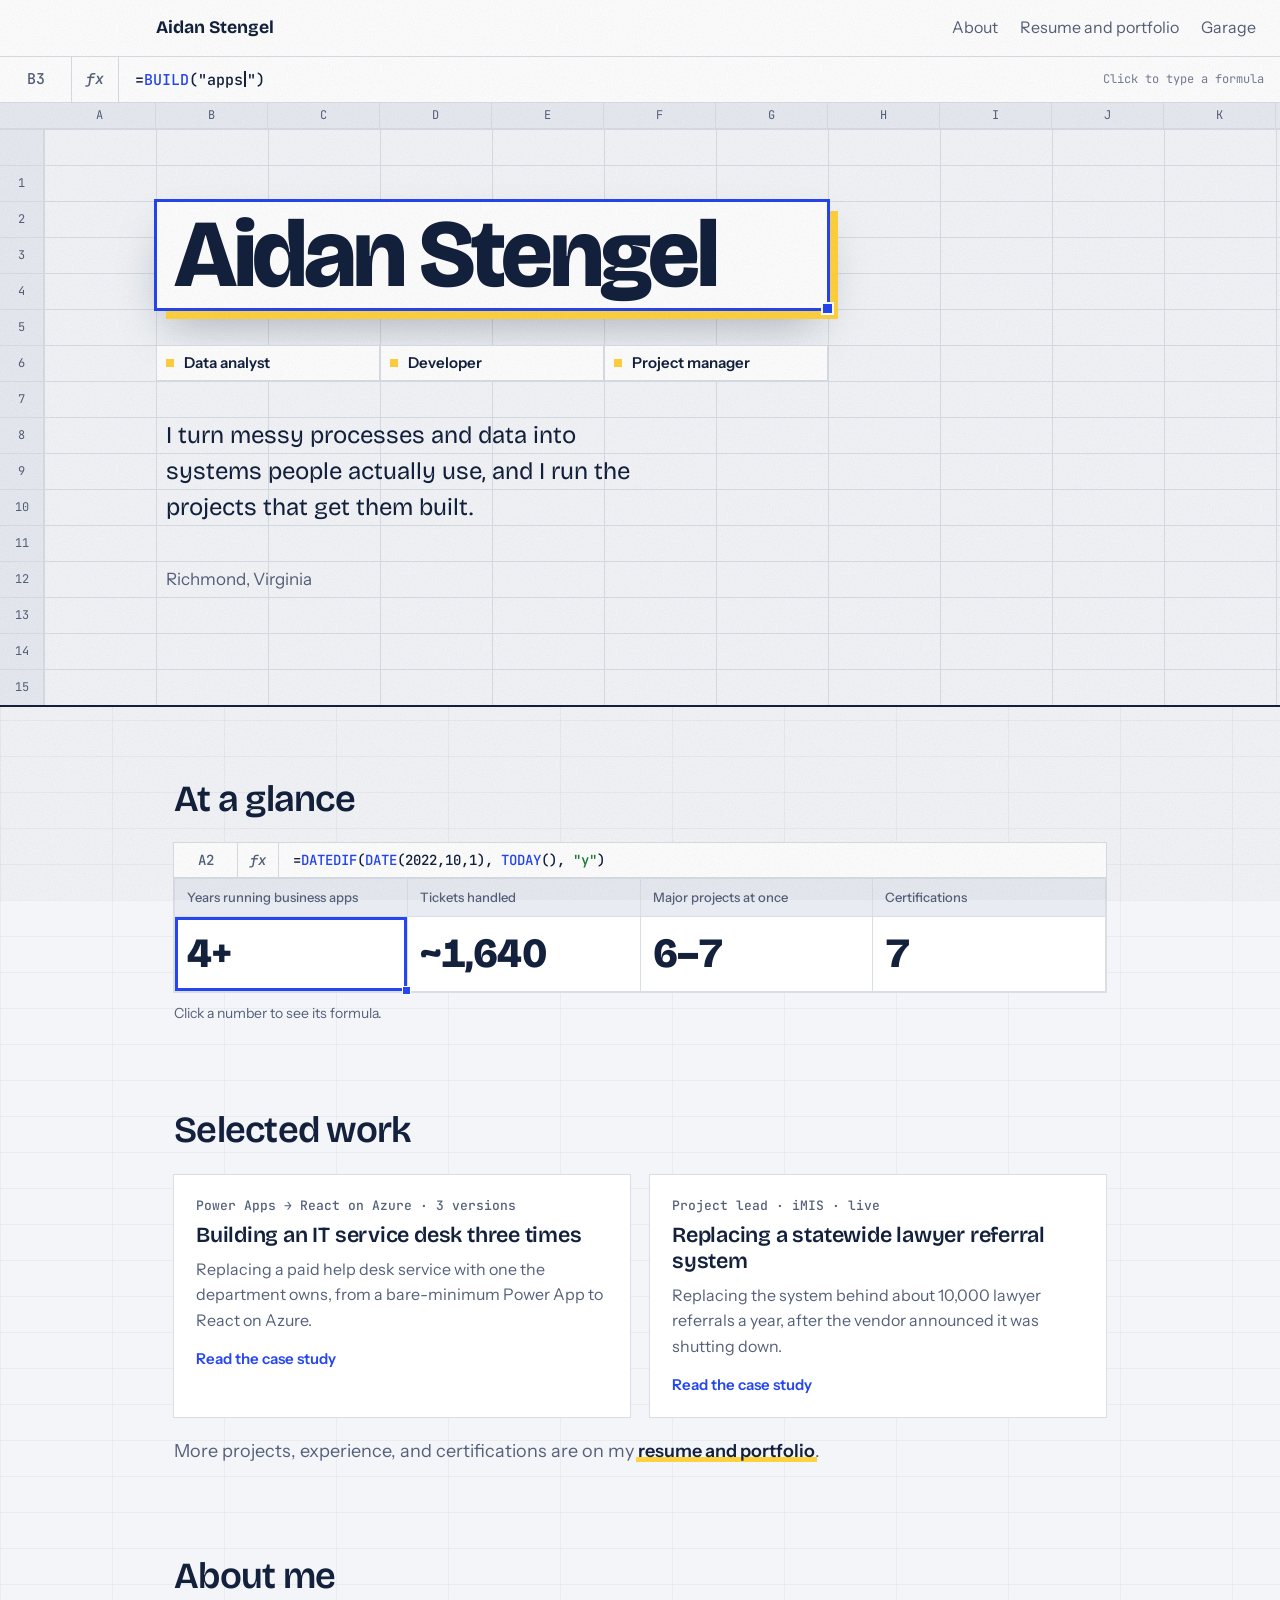
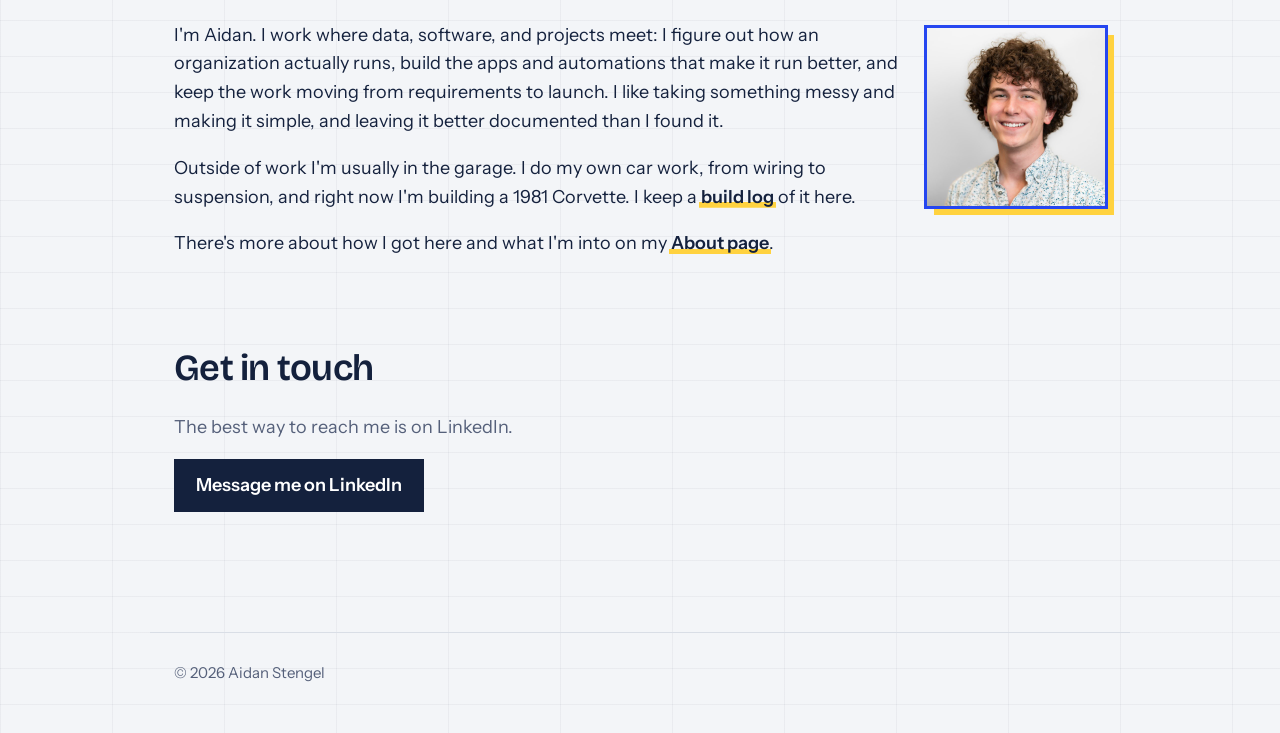
<file: index.html>
<!DOCTYPE html>
<html lang="en">
<head>
  <meta charset="utf-8">
  <meta name="viewport" content="width=device-width, initial-scale=1">
  <title>Aidan Stengel, data analyst, developer, and project manager</title>
  <meta name="description" content="Aidan Stengel is a data analyst, developer, and project manager in Richmond, Virginia. I turn messy processes and data into systems people actually use, and I run the projects that get them built.">
  <link rel="icon" href="/favicon.ico" sizes="48x48">
  <link rel="icon" href="/assets/img/favicon.svg" type="image/svg+xml">
  <link rel="icon" href="/assets/img/favicon-96.png" type="image/png" sizes="96x96">
  <link rel="apple-touch-icon" href="/assets/img/apple-touch-icon.png">
  <meta property="og:type" content="website">
  <meta property="og:site_name" content="Aidan Stengel">
  <meta property="og:title" content="Aidan Stengel, data analyst, developer, and project manager">
  <meta property="og:description" content="I turn messy processes and data into systems people actually use, and I run the projects that get them built.">
  <meta property="og:url" content="https://aidanstengel.com/">
  <meta property="og:image" content="https://aidanstengel.com/assets/img/og.png">
  <meta name="twitter:card" content="summary_large_image">
  <link rel="canonical" href="https://aidanstengel.com/">
  <link rel="preconnect" href="https://fonts.googleapis.com">
  <link rel="preconnect" href="https://fonts.gstatic.com" crossorigin>
  <link href="https://fonts.googleapis.com/css2?family=Bricolage+Grotesque:opsz,wght@12..96,400;12..96,600;12..96,800&family=Instrument+Sans:wght@400;500;600&family=JetBrains+Mono:wght@400;500&display=swap" rel="stylesheet">
  <link rel="stylesheet" href="/assets/site.css">
  <style>
    :root { --cell-w: 112px; --cell-h: 36px; }

    /* Hero: a spreadsheet with a selected cell */
    .sheet { position: relative; overflow: hidden; border-bottom: 2px solid var(--ink); }
    .formula {
      display: flex; align-items: stretch; border-bottom: 1px solid var(--grid);
      background: #fff; font: 500 15px/1 var(--mono);
    }
    .formula .ref { width: 72px; flex: none; display: grid; place-items: center; border-right: 1px solid var(--grid); color: var(--soft); }
    .formula .fx { padding: 0 14px; display: grid; place-items: center; border-right: 1px solid var(--grid); color: var(--soft); font-style: italic; }
    .formula .expr { padding: 14px 16px; white-space: nowrap; overflow: hidden; }
    .formula .expr .fn { color: var(--cobalt); }
    .caret { display: inline-block; width: 2px; height: 1.05em; background: var(--ink); vertical-align: -2px; margin: 0 1px; animation: blink 1s steps(1) infinite; }
    @keyframes blink { 50% { opacity: 0; } }

    .cols, .rows { font: 400 12px/1 var(--mono); color: var(--soft); user-select: none; }
    .cols { display: flex; padding-left: 44px; height: 26px; align-items: center; background: #E8ECF2; border-bottom: 1px solid var(--grid); }
    .cols span { width: var(--cell-w); flex: none; text-align: center; border-right: 1px solid var(--grid); line-height: 26px; }
    .grid-area {
      position: relative;
      background-image:
        linear-gradient(to right, var(--grid) 1px, transparent 1px),
        linear-gradient(to bottom, var(--grid) 1px, transparent 1px);
      background-size: var(--cell-w) var(--cell-h);
      background-position: 44px 0;
      padding: calc(var(--cell-h) * 2) 24px calc(var(--cell-h) * 3) calc(44px + var(--cell-w));
      min-height: calc(var(--cell-h) * 15);
    }
    .rows {
      position: absolute; left: 0; top: 0; bottom: 0; width: 44px;
      background: #E8ECF2; border-right: 1px solid var(--grid);
      background-image: linear-gradient(to bottom, var(--grid) 1px, transparent 1px);
      background-size: 100% var(--cell-h);
    }
    .rows span { display: block; height: var(--cell-h); line-height: var(--cell-h); text-align: center; }

    .selected {
      /* Exactly 3 rows tall; JS rounds its width up to whole columns */
      position: relative; display: flex; align-items: center; width: max-content;
      height: calc(var(--cell-h) * 3); padding: 0 18px; background: #fff;
      outline: 3px solid var(--cobalt); outline-offset: -1px; box-shadow: 10px 10px 0 var(--select);
    }
    .selected::after { content: ""; position: absolute; right: -6px; bottom: -6px; width: 9px; height: 9px; background: var(--cobalt); border: 2px solid #fff; }
    h1 {
      font: 800 clamp(2.6rem, 8vw, 6rem)/1 var(--display);
      font-variation-settings: "opsz" 96; letter-spacing: -0.035em; margin: 0;
    }
    .lede, .where { padding-left: 10px; }
    /* role labels sit in cells, two columns each */
    .roles { position: relative; z-index: 2; display: flex; flex-wrap: wrap; margin-top: var(--cell-h); }
    .roles span {
      width: calc(var(--cell-w) * 2); height: var(--cell-h); display: flex; align-items: center; padding-left: 10px;
      background: #fff; box-shadow: inset 0 0 0 1px var(--grid); font: 600 15px/1 var(--body); color: var(--ink);
    }
    .roles span::before { content: ""; width: 8px; height: 8px; background: var(--select); margin-right: 10px; flex: none; }   /* text sits inside its cells, like a spreadsheet */
    .lede { max-width: 34ch; margin: var(--cell-h) 0 0; font: 400 1.5rem/var(--cell-h) var(--display); }
    .where { margin: var(--cell-h) 0 0; color: var(--soft); font-size: 17px; line-height: var(--cell-h); }

    @media (max-width: 700px) {
      :root { --cell-w: 84px; --cell-h: 32px; }
      .grid-area { padding-left: 44px; padding-right: 20px; min-height: calc(var(--cell-h) * 16); }
      .lede { font-size: 1.15rem; }
      .formula .expr { font-size: 13px; }
    }
    .about { max-width: calc(62ch + 220px); }
    .about-photo { float: right; width: 180px; height: 180px; object-fit: cover; margin: 6px 0 16px 28px;
                   outline: 3px solid var(--cobalt); outline-offset: -1px; box-shadow: 8px 8px 0 var(--select); }
    @media (max-width: 700px) { .about-photo { width: 130px; height: 130px; margin: 4px 0 12px 18px; box-shadow: 6px 6px 0 var(--select); } }
    /* Line the top bar up with the name cell in the sheet below */
    .topbar.wide .in { max-width: none; padding-left: calc(44px + var(--cell-w)); padding-right: 24px; }
    @media (max-width: 700px) { .topbar.wide .in { padding-left: 54px; padding-right: 20px; } }
    @media (prefers-reduced-motion: reduce) { .caret { animation: none; } }

    /* Depth without motion: a soft lift under the name box (grain is site-wide in site.css) */
    .selected { box-shadow: 10px 10px 0 var(--select), 0 24px 48px -12px rgba(20,33,61,.35) !important; }

    .sheet { background: var(--paper); position: relative; }
    /* At a glance: a small spreadsheet table */
    .glance { width: 100%; border-collapse: collapse; table-layout: fixed; background: #fff; box-shadow: 0 0 0 1px var(--grid); }
    .glance th { font: 500 13px/1.3 var(--body); color: var(--soft); text-align: left; padding: 10px 12px; background: #E8ECF2; border: 1px solid var(--grid); }
    .glance td { font: 800 clamp(1.8rem, 4vw, 2.6rem)/1 var(--display); letter-spacing: -0.02em; padding: 16px 12px; border: 1px solid var(--grid); font-variant-numeric: tabular-nums; }
    .glance td { cursor: cell; position: relative; }
    .glance td.sel { box-shadow: inset 0 0 0 3px var(--cobalt); }
    .glance td.flash { animation: cellflash 420ms cubic-bezier(.22,1,.36,1); }
    @keyframes cellflash { 0% { background: #FFE88A; } 100% { background: #fff; } }
    .glance-bar .g-expr { transition: opacity 120ms ease-out, filter 120ms ease-out; }
    .glance-bar .g-expr.swap { opacity: 0; filter: blur(2px); }
    @media (prefers-reduced-motion: reduce) { .glance td.flash { animation: none; } .glance-bar .g-expr { transition: none; } }
    .glance td.sel::after { content: ""; position: absolute; right: -4px; bottom: -4px; width: 7px; height: 7px; background: var(--cobalt); border: 1px solid #fff; z-index: 1; }
    .glance td:focus-visible { outline: none; }
    .glance td:hover:not(.sel) { background: #FFF8DD; }
    .glance-bar { display: flex; height: 34px; background: #fff; box-shadow: 0 0 0 1px var(--grid); margin-bottom: 1px; font: 500 14px/34px var(--mono); }
    .glance-bar .g-ref { width: 64px; flex: none; text-align: center; color: var(--soft); border-right: 1px solid var(--grid); }
    .glance-bar .g-fx { padding: 0 12px; color: var(--soft); font-style: italic; border-right: 1px solid var(--grid); }
    .glance-bar .g-expr { padding: 0 14px; white-space: nowrap; overflow: hidden; text-overflow: ellipsis; color: var(--ink); }
    .glance-bar .g-expr .fn { color: var(--cobalt); }
    .glance-bar .g-expr .str { color: #1a7f37; }
    .glance-note { color: var(--soft); font-size: 14px; margin-top: 10px; }

    /* Selected work */
    .work-list { display: grid; grid-template-columns: repeat(auto-fit, minmax(300px, 1fr)); gap: 20px; }
    .work-item {
      display: flex; flex-direction: column; gap: 8px; padding: 22px 22px 20px; background: #fff; color: var(--ink);
      text-decoration: none; box-shadow: 0 0 0 1px var(--grid); transition: box-shadow .15s, transform .15s;
    }
    .work-item:hover, .work-item:focus-visible { box-shadow: 0 0 0 3px var(--cobalt), 8px 8px 0 var(--select); transform: translate(-2px, -2px); }
    .wk-meta { font: 500 13px/1.4 var(--mono); color: var(--soft); }
    .wk-title { font: 600 1.35rem/1.2 var(--display); letter-spacing: -0.01em; }
    .wk-sum { color: var(--soft); font-size: 16px; }
    .wk-go { margin-top: 6px; color: var(--cobalt); font-weight: 600; font-size: 15px; }
    .more { color: var(--soft); margin-top: 20px; }

    .contact p { color: var(--soft); margin: 0 0 18px; }
    .btn { display: inline-block; padding: 12px 22px; background: var(--ink); color: #fff; text-decoration: none; font-weight: 600; transition: transform .15s, box-shadow .15s; }
    .btn:hover, .btn:focus-visible { transform: translate(-2px, -2px); box-shadow: 4px 4px 0 var(--select); }
    @media (max-width: 700px) {
      .glance, .glance thead, .glance tbody, .glance tr { display: block; }
      .glance thead { display: none; }
      .glance tr { display: grid; grid-template-columns: 1fr 1fr; }
      .glance td { font-size: 1.8rem; }
      .glance td::after { content: attr(data-label); display: block; font: 500 12px/1.3 var(--body); color: var(--soft); margin-top: 6px; letter-spacing: 0; }
    }
  </style>
</head>
<body>

<header class="topbar wide">
  <div class="in">
    <a class="home" href="/">Aidan Stengel</a>
    <nav aria-label="Site">
      <a href="/about/">About</a>
      <a href="/resume/">Resume<span class="long"> and portfolio</span></a>
      <a href="/garage/">Garage</a>
    </nav>
  </div>
</header>

<header class="sheet">
  <div class="formula" aria-hidden="true">
    <div class="ref">B3</div>
    <div class="fx">fx</div>
    <div class="expr"><span id="typed"></span></div>
  </div>
  <div class="cols" aria-hidden="true">
    <span>A</span><span>B</span><span>C</span><span>D</span><span>E</span><span>F</span><span>G</span><span>H</span><span>I</span><span>J</span><span>K</span><span>L</span><span>M</span><span>N</span><span>O</span><span>P</span><span>Q</span><span>R</span>
  </div>
  <div class="grid-area">
    <div class="rows" aria-hidden="true">
      <span></span><span>1</span><span>2</span><span>3</span><span>4</span><span>5</span><span>6</span><span>7</span><span>8</span><span>9</span><span>10</span><span>11</span><span>12</span><span>13</span><span>14</span><span>15</span><span>16</span><span>17</span><span>18</span><span>19</span><span>20</span><span>21</span><span>22</span>
    </div>
    <div class="selected"><h1>Aidan Stengel</h1></div>
    <div class="roles"><span>Data analyst</span><span>Developer</span><span>Project manager</span></div>
    <p class="lede">I turn messy processes and data into systems people actually use, and I run the projects that get them built.</p>
    <p class="where">Richmond, Virginia</p>
  </div>
</header>

<main>
  <section aria-labelledby="glance-h">
    <h2 id="glance-h">At a glance</h2>
    <div class="glance-bar" aria-live="polite"><span class="g-ref">A2</span><span class="g-fx">fx</span><span class="g-expr" id="g-expr"></span></div>
    <table class="glance">
      <thead><tr><th scope="col">Years running business apps</th><th scope="col">Tickets handled</th><th scope="col">Major projects at once</th><th scope="col">Certifications</th></tr></thead>
      <tbody><tr>
        <td tabindex="0" data-ref="A2" data-f='=DATEDIF(DATE(2022,10,1), TODAY(), "y")' data-label="Years running business apps">4+</td>
        <td tabindex="0" data-ref="B2" data-f='=COUNTIFS(Tickets[Assignee], "Aidan")' data-label="Tickets handled">~1,640</td>
        <td tabindex="0" data-ref="C2" data-f='=COUNTIFS(Projects[Lead], "Aidan", Projects[Status], "Active")' data-label="Major projects at once">6–7</td>
        <td tabindex="0" data-ref="D2" data-f='=COUNTA(Certifications[Name])' data-label="Certifications">7</td>
      </tr></tbody>
    </table>
    <p class="glance-note">Click a number to see its formula.</p>
  </section>

  <section aria-labelledby="work-h">
    <h2 id="work-h">Selected work</h2>
    <div class="work-list">
      <a class="work-item" href="/work/service-desk/">
        <span class="wk-meta">Power Apps → React on Azure · 3 versions</span>
        <span class="wk-title">Building an IT service desk three times</span>
        <span class="wk-sum">Replacing a paid help desk service with one the department owns, from a bare-minimum Power App to React on Azure.</span>
        <span class="wk-go">Read the case study</span>
      </a>
      <a class="work-item" href="/work/lawyer-referral/">
        <span class="wk-meta">Project lead · iMIS · live</span>
        <span class="wk-title">Replacing a statewide lawyer referral system</span>
        <span class="wk-sum">Replacing the system behind about 10,000 lawyer referrals a year, after the vendor announced it was shutting down.</span>
        <span class="wk-go">Read the case study</span>
      </a>
    </div>
    <p class="more">More projects, experience, and certifications are on my <a href="/resume/">resume and portfolio</a>.</p>
  </section>

  <section class="prose about" aria-labelledby="about-h">
    <h2 id="about-h">About me</h2>
    <img class="about-photo" src="/assets/img/headshot.jpg" alt="Aidan Stengel" width="180" height="180" loading="lazy">
    <p>I'm Aidan. I work where data, software, and projects meet: I figure out how an organization actually runs, build the apps and automations that make it run better, and keep the work moving from requirements to launch. I like taking something messy and making it simple, and leaving it better documented than I found it.</p>
    <p>Outside of work I'm usually in the garage. I do my own car work, from wiring to suspension, and right now I'm building a 1981 Corvette. I keep a <a href="/garage/">build log</a> of it here.</p>
    <p>There's more about how I got here and what I'm into on my <a href="/about/">About page</a>.</p>
  </section>

  <section class="contact" aria-labelledby="contact-h">
    <h2 id="contact-h">Get in touch</h2>
    <p>The best way to reach me is on LinkedIn.</p>
    <a class="btn" href="https://www.linkedin.com/in/aidan-stengel-221ab1225/" target="_blank" rel="noopener">Message me on LinkedIn</a>
  </section>
</main>

<footer>
  <span>© <span id="yr"></span> Aidan Stengel</span>
</footer>

<script>
  document.getElementById('yr').textContent = new Date().getFullYear();
  (function () {
    var el = document.getElementById('typed');
    (function snap() {
      var box = document.querySelector('.selected'), cw = parseFloat(getComputedStyle(document.documentElement).getPropertyValue('--cell-w')) || 112;
      function fit() { box.style.width = 'max-content'; var w = box.getBoundingClientRect().width; box.style.width = Math.ceil(w / cw) * cw + 'px'; }
      fit(); window.addEventListener('resize', fit);
      if (document.fonts && document.fonts.ready) document.fonts.ready.then(fit);
    })();
    // Cycle between =BUILD("apps") and =BUILD("engines"): type the word, hold, erase it, type the other.
    var head = '=<span class="fn">BUILD</span>("', tail = '")';
    var words = ['apps', 'engines'];
    var reduce = window.matchMedia('(prefers-reduced-motion: reduce)').matches;
    // the caret sits where the word is being typed, inside the quotes
    function show(w) {
      if (window.__cmdBarActive) return;           // someone is typing in the bar
      var t = document.getElementById('typed'); if (!t) return;
      t.innerHTML = head + w + '<span class="caret"></span>' + tail;
    }
    if (reduce) { show(words[0]); return; }
    var wi = 0, n = 0, dir = 1;
    show('');
    setTimeout(function tick() {
      if (window.__cmdBarActive) return setTimeout(tick, 400);
      var w = words[wi];
      n += dir; show(w.slice(0, n));
      if (dir === 1 && n >= w.length) { dir = -1; return setTimeout(tick, 2200); }
      if (dir === -1 && n <= 0) { dir = 1; wi = (wi + 1) % words.length; return setTimeout(tick, 300); }
      setTimeout(tick, dir === 1 ? 90 : 45);
    }, 600);
  })();
</script>
<script>
/* At a glance: clicking a cell shows its formula, like Excel's formula bar */
(function () {
  var cells = document.querySelectorAll('.glance td[data-f]'), out = document.getElementById('g-expr'), ref = document.querySelector('.g-ref');
  if (!cells.length || !out) return;
  function esc(t) { return t.replace(/&/g, '&amp;').replace(/</g, '&lt;'); }
  function color(f) {
    return esc(f).replace(/("[^"]*")/g, '<span class="str">$1</span>').replace(/\b([A-Z]{3,})(?=\()/g, '<span class="fn">$1</span>');
  }
  function select(td) {
    cells.forEach(function (c) { c.classList.remove('sel'); c.removeAttribute('aria-selected'); });
    var changed = !td.classList.contains('sel');
    td.classList.add('sel'); td.setAttribute('aria-selected', 'true');
    ref.textContent = td.getAttribute('data-ref');
    if (!changed && out.innerHTML) return;
    // crossfade the formula text, and flash the cell to confirm the selection
    td.classList.remove('flash'); void td.offsetWidth; if (out.innerHTML) td.classList.add('flash');
    out.classList.add('swap');
    setTimeout(function () { out.innerHTML = color(td.getAttribute('data-f')); out.classList.remove('swap'); }, out.innerHTML ? 120 : 0);
  }
  cells.forEach(function (td, i) {
    td.addEventListener('click', function () { select(td); });
    td.addEventListener('focus', function () { select(td); });
    td.addEventListener('keydown', function (e) {
      var n = e.key === 'ArrowRight' ? i + 1 : e.key === 'ArrowLeft' ? i - 1 : -1;
      if (n >= 0 && n < cells.length) { e.preventDefault(); cells[n].focus(); }
    });
  });
  select(cells[0]);
})();
</script>
<script src="/assets/cmdbar.js" defer></script>
</body>
</html>
</file>
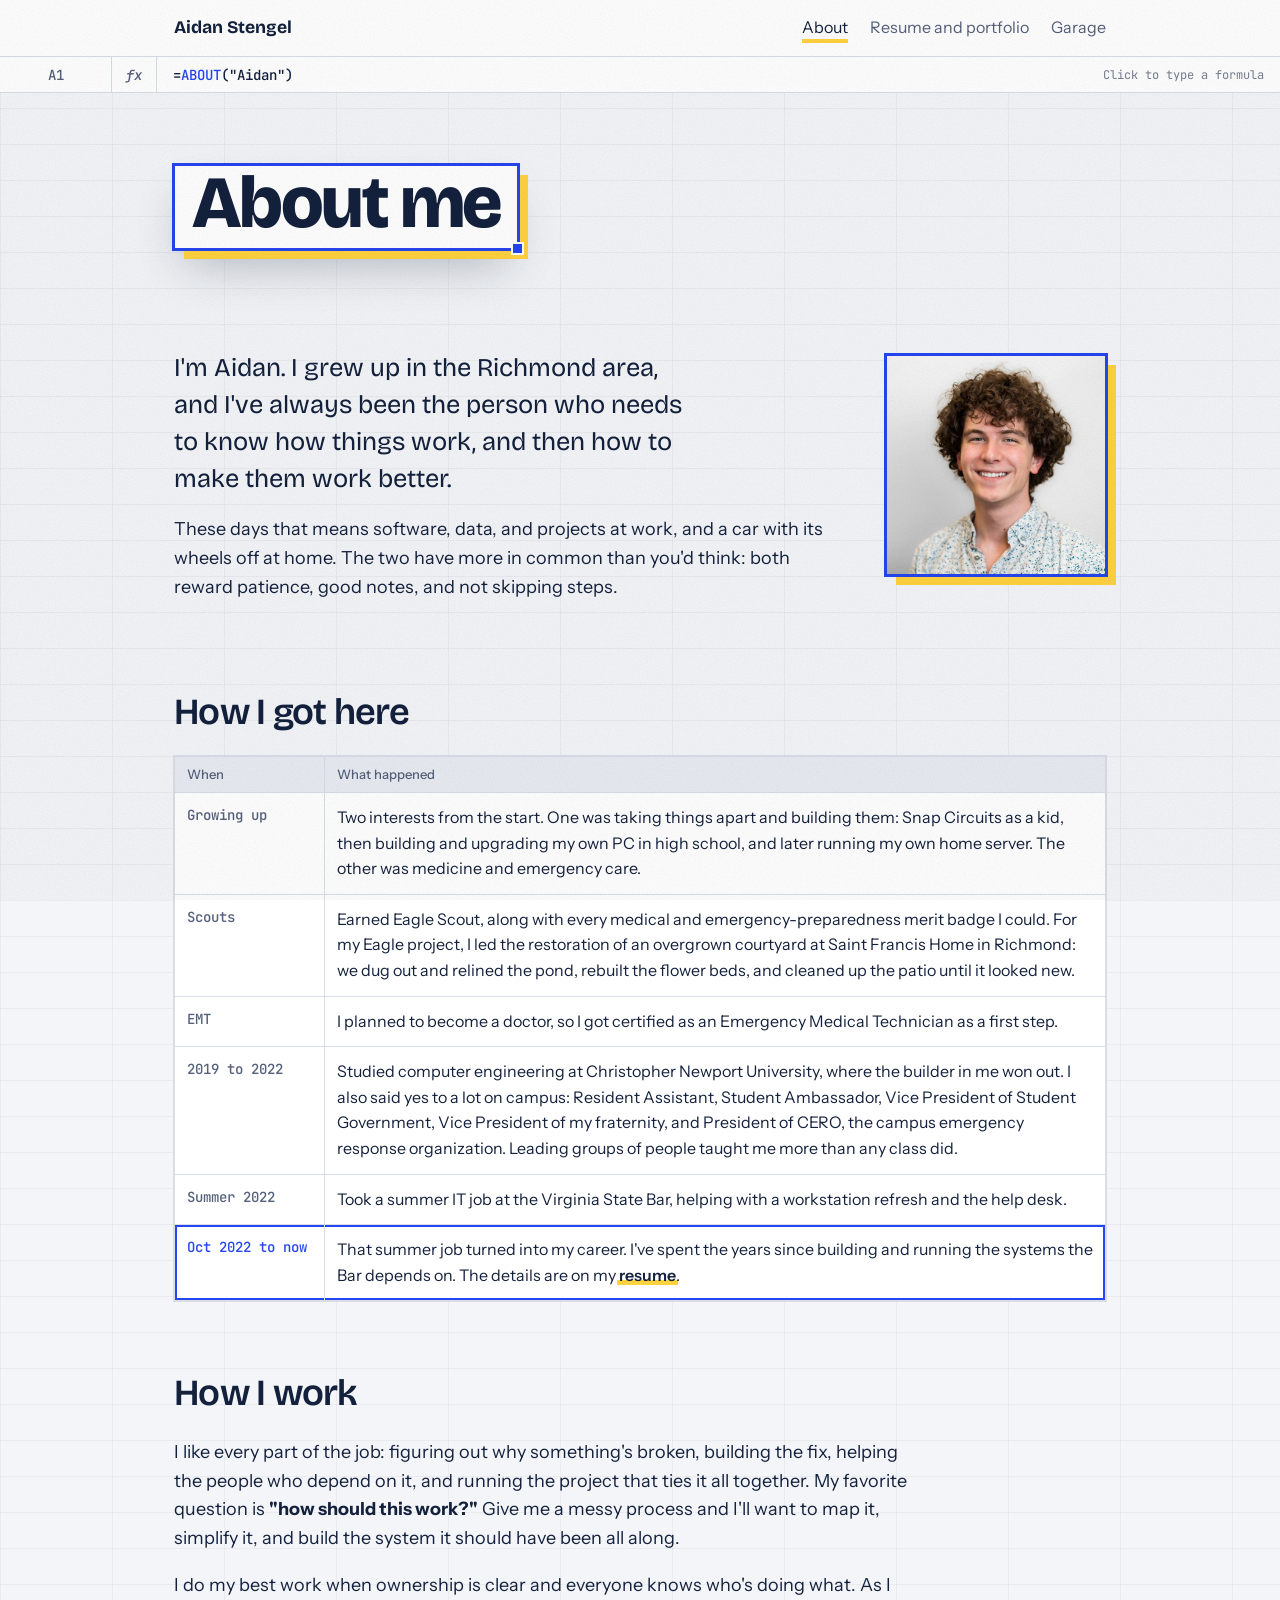
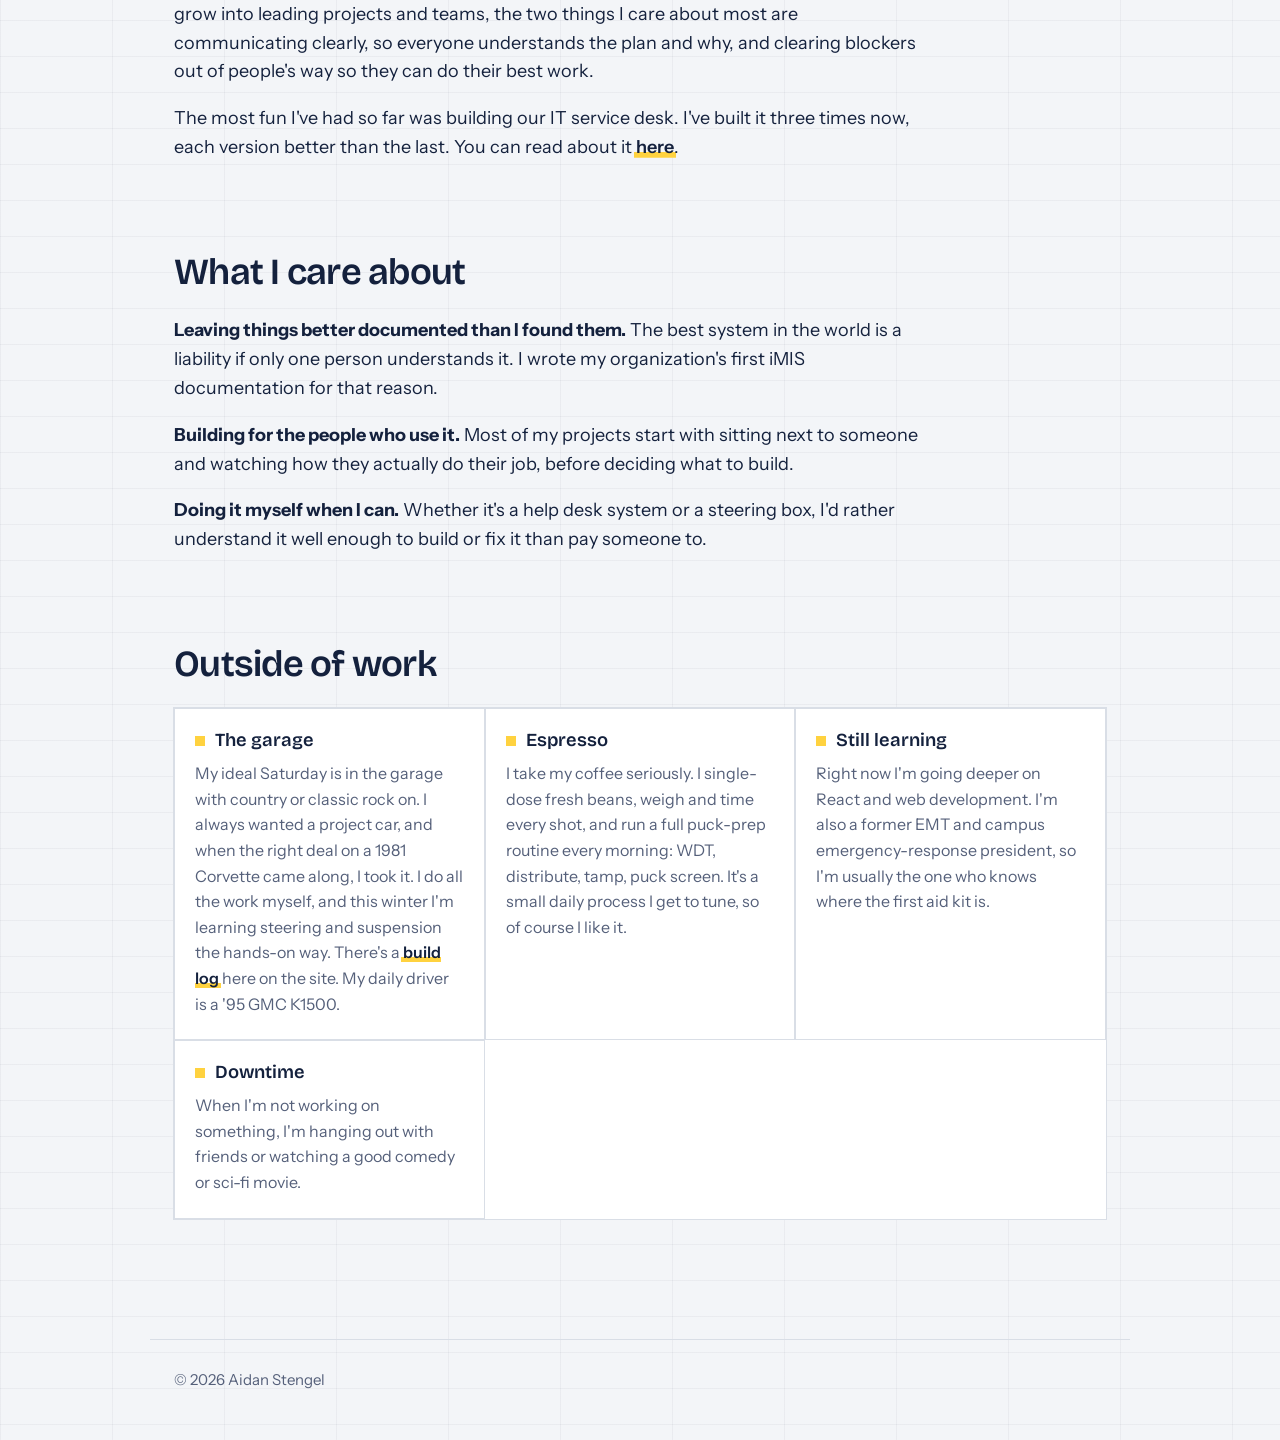
<file: about/index.html>
<!DOCTYPE html>
<html lang="en">
<head>
  <meta charset="utf-8">
  <meta name="viewport" content="width=device-width, initial-scale=1">
  <title>About · Aidan Stengel</title>
  <meta name="description" content="Who Aidan Stengel is beyond the resume: Eagle Scout, former EMT, campus leader, systems builder, Corvette restorer, and espresso nerd from Richmond, Virginia.">
  <meta property="og:type" content="profile">
  <meta property="og:site_name" content="Aidan Stengel">
  <meta property="og:title" content="About Aidan Stengel">
  <meta property="og:description" content="How I got here, what I care about, and what I do outside of work.">
  <meta property="og:url" content="https://aidanstengel.com/about/">
  <meta property="og:image" content="https://aidanstengel.com/assets/img/og.png">
  <meta name="twitter:card" content="summary_large_image">
  <link rel="canonical" href="https://aidanstengel.com/about/">
  <link rel="icon" href="/favicon.ico" sizes="48x48">
  <link rel="icon" href="/assets/img/favicon.svg" type="image/svg+xml">
  <link rel="icon" href="/assets/img/favicon-96.png" type="image/png" sizes="96x96">
  <link rel="apple-touch-icon" href="/assets/img/apple-touch-icon.png">
  <link rel="preconnect" href="https://fonts.googleapis.com">
  <link rel="preconnect" href="https://fonts.gstatic.com" crossorigin>
  <link href="https://fonts.googleapis.com/css2?family=Bricolage+Grotesque:opsz,wght@12..96,400;12..96,600;12..96,800&family=Instrument+Sans:wght@400;500;600&family=JetBrains+Mono:wght@400;500&display=swap" rel="stylesheet">
  <link rel="stylesheet" href="/assets/site.css">
  <style>
    .about-intro { display: grid; grid-template-columns: 1fr 220px; gap: 40px; align-items: start; }
    .about-intro img {
      width: 220px; height: 220px; object-fit: cover; margin-top: 6px;
      outline: 3px solid var(--cobalt); outline-offset: -1px; box-shadow: 10px 10px 0 var(--select);
    }
    .about-intro .lead { font: 400 clamp(1.3rem, 2.4vw, 1.6rem)/1.45 var(--display); margin: 0 0 18px; max-width: 32ch; }

    /* "How I got here" as a small timeline sheet */
    .path { width: 100%; border-collapse: collapse; background: #fff; box-shadow: 0 0 0 1px var(--grid); }
    .path th { text-align: left; font: 500 13px/1.3 var(--body); color: var(--soft); background: #E8ECF2; padding: 9px 12px; border: 1px solid var(--grid); }
    .path td { padding: 12px; border: 1px solid var(--grid); vertical-align: top; font-size: 16px; }
    .path td:first-child { width: 150px; font: 500 14px/1.5 var(--mono); color: var(--soft); white-space: nowrap; }
    .path tr.now td { box-shadow: inset 0 3px 0 -1px var(--cobalt), inset 0 -3px 0 -1px var(--cobalt); }
    .path tr.now td:first-child { box-shadow: inset 3px 3px 0 -1px var(--cobalt), inset 0 -3px 0 -1px var(--cobalt); color: var(--cobalt); }
    .path tr.now td:last-child { box-shadow: inset -3px 3px 0 -1px var(--cobalt), inset 0 -3px 0 -1px var(--cobalt); }

    /* Outside of work: a few cells, one per interest */
    .life { display: grid; grid-template-columns: repeat(auto-fit, minmax(260px, 1fr)); gap: 0; background: #fff; box-shadow: 0 0 0 1px var(--grid); }
    .life > div { padding: 20px 20px 22px; border: 1px solid var(--grid); }
    .life h3 { margin: 0 0 8px; font: 600 1.15rem/1.3 var(--display); display: flex; align-items: center; gap: 10px; }
    .life h3::before { content: ""; width: 10px; height: 10px; background: var(--select); flex: none; }
    .life p { margin: 0; color: var(--soft); font-size: 16px; }

    @media (max-width: 760px) {
      .about-intro { grid-template-columns: 1fr; }
      .about-intro img { width: 150px; height: 150px; order: -1; }
      .path td:first-child { width: auto; white-space: normal; }
    }
  </style>
</head>
<body>

<header class="topbar">
  <div class="in">
    <a class="home" href="/">Aidan Stengel</a>
    <nav aria-label="Site">
      <a href="/about/" aria-current="page">About</a>
      <a href="/resume/">Resume<span class="long"> and portfolio</span></a>
      <a href="/garage/">Garage</a>
    </nav>
  </div>
</header>

<div class="sheetbar" aria-hidden="true"><div class="ref">A1</div><div class="fx">fx</div><div class="expr">=<span class="fn">ABOUT</span>("Aidan")</div></div>

<div class="page-head">
  <h1>About me</h1>
</div>

<main>
  <section class="about-intro" aria-label="Introduction">
    <div class="prose">
      <p class="lead">I'm Aidan. I grew up in the Richmond area, and I've always been the person who needs to know how things work, and then how to make them work better.</p>
      <p>These days that means software, data, and projects at work, and a car with its wheels off at home. The two have more in common than you'd think: both reward patience, good notes, and not skipping steps.</p>
    </div>
    <img src="/assets/img/headshot.jpg" alt="Aidan Stengel" width="220" height="220">
  </section>

  <section aria-labelledby="path-h">
    <h2 id="path-h">How I got here</h2>
    <table class="path">
      <thead><tr><th scope="col">When</th><th scope="col">What happened</th></tr></thead>
      <tbody>
        <tr><td>Growing up</td><td>Two interests from the start. One was taking things apart and building them: Snap Circuits as a kid, then building and upgrading my own PC in high school, and later running my own home server. The other was medicine and emergency care.</td></tr>
        <tr><td>Scouts</td><td>Earned Eagle Scout, along with every medical and emergency-preparedness merit badge I could. For my Eagle project, I led the restoration of an overgrown courtyard at Saint Francis Home in Richmond: we dug out and relined the pond, rebuilt the flower beds, and cleaned up the patio until it looked new.</td></tr>
        <tr><td>EMT</td><td>I planned to become a doctor, so I got certified as an Emergency Medical Technician as a first step.</td></tr>
        <tr><td>2019 to 2022</td><td>Studied computer engineering at Christopher Newport University, where the builder in me won out. I also said yes to a lot on campus: Resident Assistant, Student Ambassador, Vice President of Student Government, Vice President of my fraternity, and President of CERO, the campus emergency response organization. Leading groups of people taught me more than any class did.</td></tr>
        <tr><td>Summer 2022</td><td>Took a summer IT job at the Virginia State Bar, helping with a workstation refresh and the help desk.</td></tr>
        <tr class="now"><td>Oct 2022 to now</td><td>That summer job turned into my career. I've spent the years since building and running the systems the Bar depends on. The details are on my <a href="/resume/">resume</a>.</td></tr>
      </tbody>
    </table>
  </section>

  <section class="prose" aria-labelledby="work-h">
    <h2 id="work-h">How I work</h2>
    <p>I like every part of the job: figuring out why something's broken, building the fix, helping the people who depend on it, and running the project that ties it all together. My favorite question is <strong>"how should this work?"</strong> Give me a messy process and I'll want to map it, simplify it, and build the system it should have been all along.</p>
    <p>I do my best work when ownership is clear and everyone knows who's doing what. As I grow into leading projects and teams, the two things I care about most are communicating clearly, so everyone understands the plan and why, and clearing blockers out of people's way so they can do their best work.</p>
    <p>The most fun I've had so far was building our IT service desk. I've built it three times now, each version better than the last. You can read about it <a href="/work/service-desk/">here</a>.</p>
  </section>

  <section class="prose" aria-labelledby="care-h">
    <h2 id="care-h">What I care about</h2>
    <p><strong>Leaving things better documented than I found them.</strong> The best system in the world is a liability if only one person understands it. I wrote my organization's first iMIS documentation for that reason.</p>
    <p><strong>Building for the people who use it.</strong> Most of my projects start with sitting next to someone and watching how they actually do their job, before deciding what to build.</p>
    <p><strong>Doing it myself when I can.</strong> Whether it's a help desk system or a steering box, I'd rather understand it well enough to build or fix it than pay someone to.</p>
  </section>

  <section aria-labelledby="life-h">
    <h2 id="life-h">Outside of work</h2>
    <div class="life">
      <div>
        <h3>The garage</h3>
        <p>My ideal Saturday is in the garage with country or classic rock on. I always wanted a project car, and when the right deal on a 1981 Corvette came along, I took it. I do all the work myself, and this winter I'm learning steering and suspension the hands-on way. There's a <a href="/garage/">build log</a> here on the site. My daily driver is a '95 GMC K1500.</p>
      </div>
      <div>
        <h3>Espresso</h3>
        <p>I take my coffee seriously. I single-dose fresh beans, weigh and time every shot, and run a full puck-prep routine every morning: WDT, distribute, tamp, puck screen. It's a small daily process I get to tune, so of course I like it.</p>
      </div>
      <div>
        <h3>Still learning</h3>
        <p>Right now I'm going deeper on React and web development. I'm also a former EMT and campus emergency-response president, so I'm usually the one who knows where the first aid kit is.</p>
      </div>
      <div>
        <h3>Downtime</h3>
        <p>When I'm not working on something, I'm hanging out with friends or watching a good comedy or sci-fi movie.</p>
      </div>
    </div>
  </section>
</main>

<footer>
  <span>© <span id="yr"></span> Aidan Stengel</span>
</footer>
<script>document.getElementById('yr').textContent = new Date().getFullYear();</script>
<script src="/assets/cmdbar.js" defer></script>
</body>
</html>
</file>
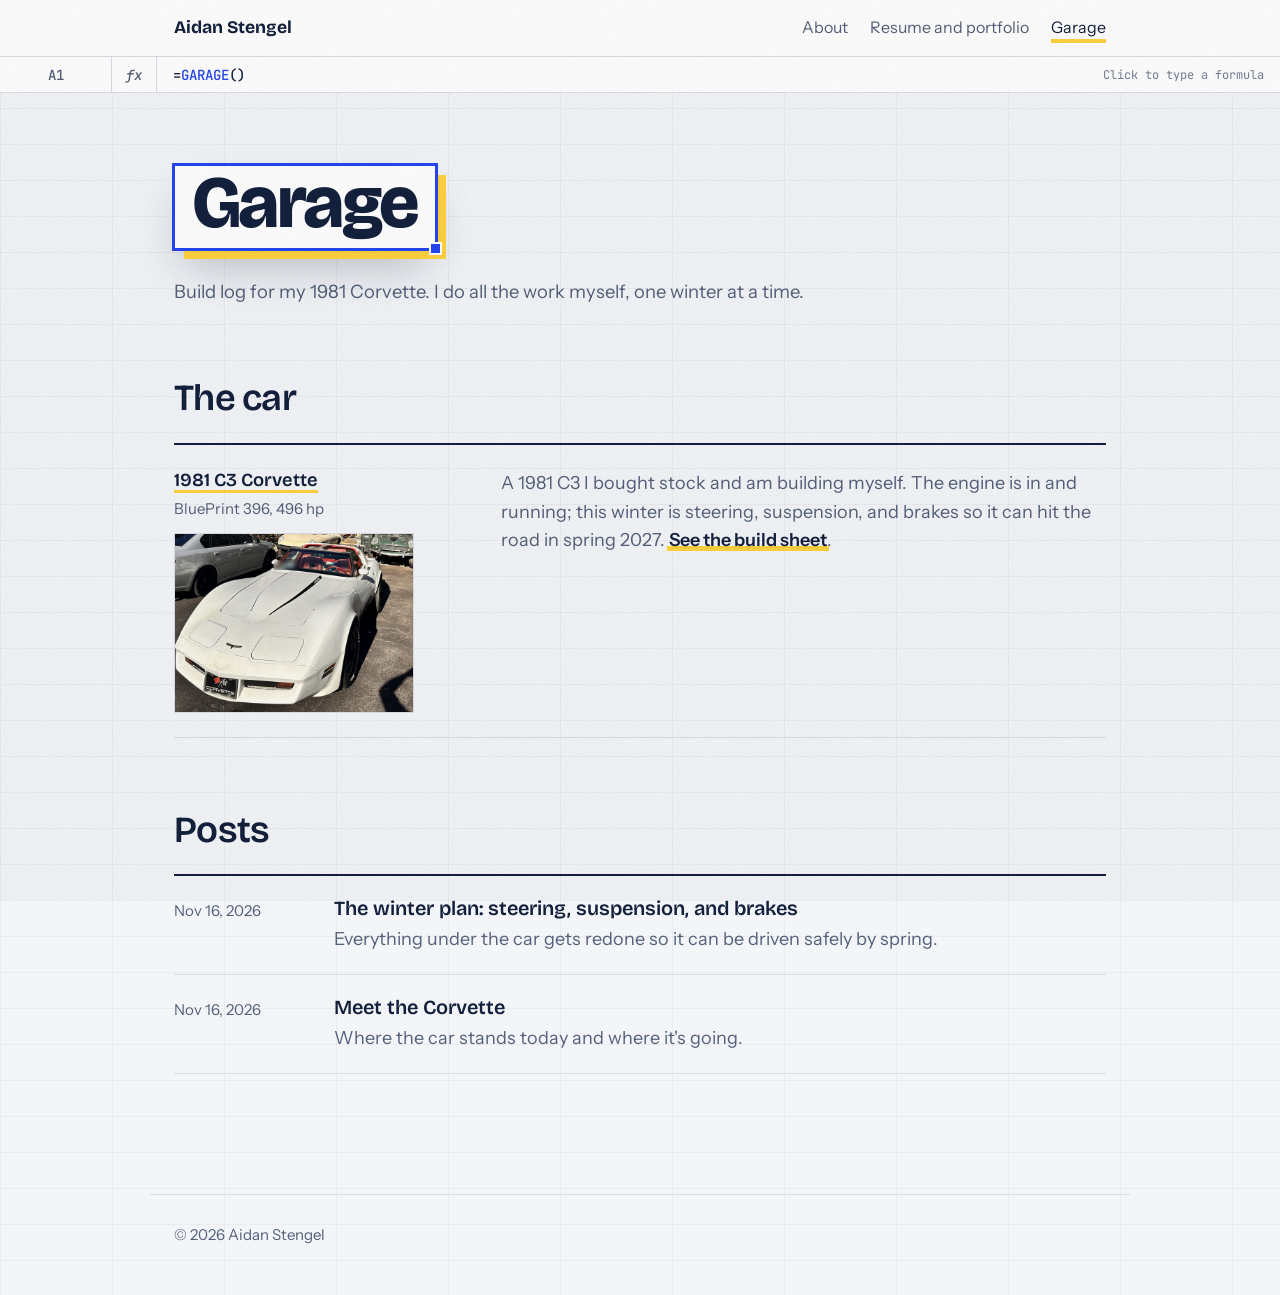
<file: garage/index.html>
<!DOCTYPE html>
<html lang="en">
<head>
  <meta charset="utf-8">
  <meta name="viewport" content="width=device-width, initial-scale=1">
  <title>Garage · Aidan Stengel</title>
  <meta name="description" content="Build log for Aidan Stengel's 1981 C3 Corvette.">
  <link rel="icon" href="/favicon.ico" sizes="48x48">
  <link rel="icon" href="/assets/img/favicon.svg" type="image/svg+xml">
  <link rel="icon" href="/assets/img/favicon-96.png" type="image/png" sizes="96x96">
  <link rel="apple-touch-icon" href="/assets/img/apple-touch-icon.png">
  <meta property="og:type" content="website">
  <meta property="og:site_name" content="Aidan Stengel">
  <meta property="og:title" content="Garage · Aidan Stengel">
  <meta property="og:description" content="Build log for a 1981 C3 Corvette.">
  <meta property="og:url" content="https://aidanstengel.com/garage/">
  <meta property="og:image" content="https://aidanstengel.com/garage/img/vette-driveway-wide.jpg">
  <meta name="twitter:card" content="summary_large_image">
  <link rel="canonical" href="https://aidanstengel.com/garage/">
  <link rel="preconnect" href="https://fonts.googleapis.com">
  <link rel="preconnect" href="https://fonts.gstatic.com" crossorigin>
  <link href="https://fonts.googleapis.com/css2?family=Bricolage+Grotesque:opsz,wght@12..96,400;12..96,600;12..96,800&family=Instrument+Sans:wght@400;500;600&family=JetBrains+Mono:wght@400;500&display=swap" rel="stylesheet">
  <link rel="stylesheet" href="/assets/site.css">
</head>
<body>

<header class="topbar">
  <div class="in">
    <a class="home" href="/">Aidan Stengel</a>
    <nav aria-label="Site">
      <a href="/about/">About</a>
      <a href="/resume/">Resume<span class="long"> and portfolio</span></a>
      <a href="/garage/" aria-current="page">Garage</a>
    </nav>
  </div>
</header>

<div class="sheetbar" aria-hidden="true"><div class="ref">A1</div><div class="fx">fx</div><div class="expr">=<span class="fn">GARAGE</span>()</div></div>

<div class="page-head">
  <h1>Garage</h1>
  <p>Build log for my 1981 Corvette. I do all the work myself, one winter at a time.</p>
</div>

<main>
  <section aria-labelledby="car-h">
    <h2 id="car-h">The car</h2>
    <div class="rows-list">
      <div class="row">
        <div><h3><a href="/garage/corvette/">1981 C3 Corvette</a></h3><div class="meta">BluePrint 396, 496 hp</div><a href="/garage/corvette/"><img class="thumb" src="/garage/img/vette-driveway-wide.jpg" alt="The white Corvette" width="1512" height="1016"></a></div>
        <p>A 1981 C3 I bought stock and am building myself. The engine is in and running; this winter is steering, suspension, and brakes so it can hit the road in spring 2027. <a href="/garage/corvette/">See the build sheet</a>.</p>
      </div>
    </div>
  </section>

  <section aria-labelledby="posts-h">
    <h2 id="posts-h">Posts</h2>
    <ul class="posts">
      <li><a href="/garage/posts/winter-2026-plan/">
        <time datetime="2026-11-16">Nov 16, 2026</time>
        <div><h3>The winter plan: steering, suspension, and brakes</h3><p>Everything under the car gets redone so it can be driven safely by spring.</p></div>
      </a></li>
      <li><a href="/garage/posts/meet-the-corvette/">
        <time datetime="2026-11-16">Nov 16, 2026</time>
        <div><h3>Meet the Corvette</h3><p>Where the car stands today and where it's going.</p></div>
      </a></li>
    </ul>
  </section>
</main>

<footer>
  <span>© <span id="yr"></span> Aidan Stengel</span>
</footer>
<script>document.getElementById('yr').textContent = new Date().getFullYear();</script>
<script src="/assets/cmdbar.js" defer></script>
</body>
</html>
</file>
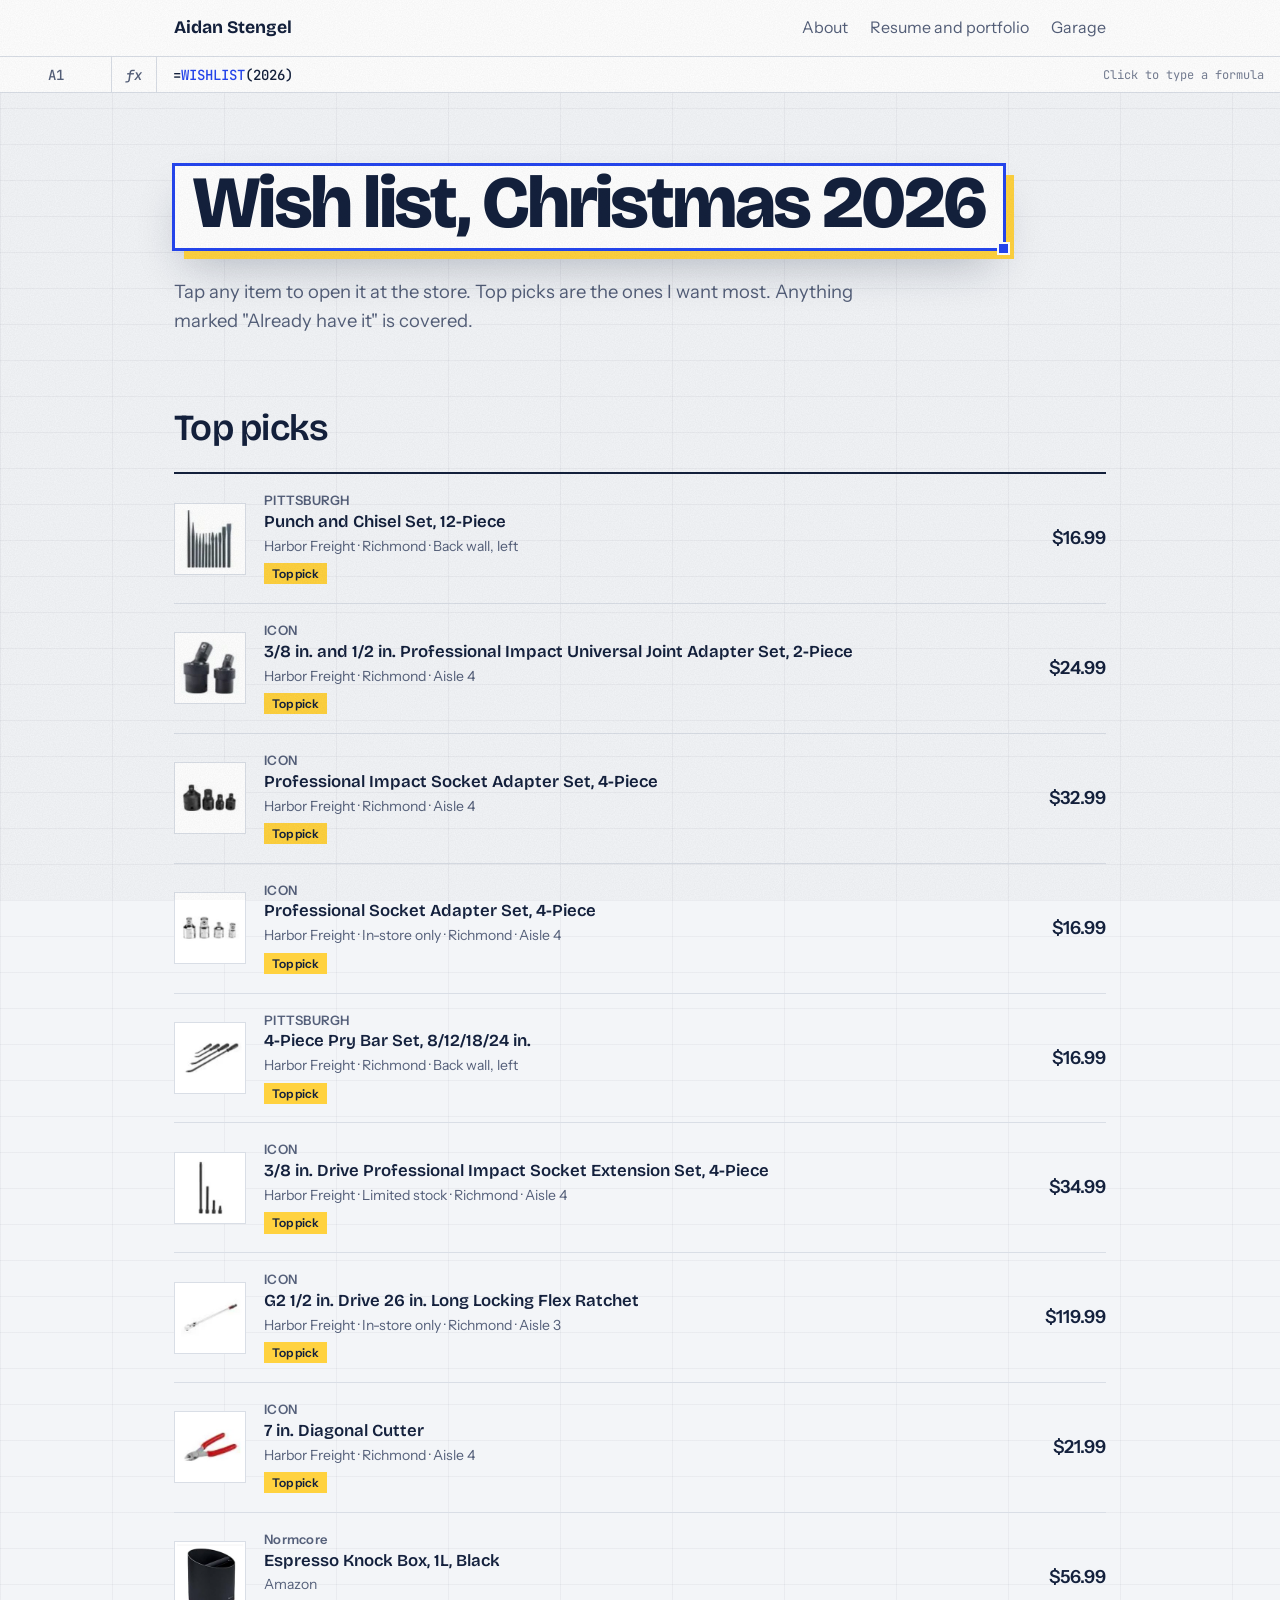
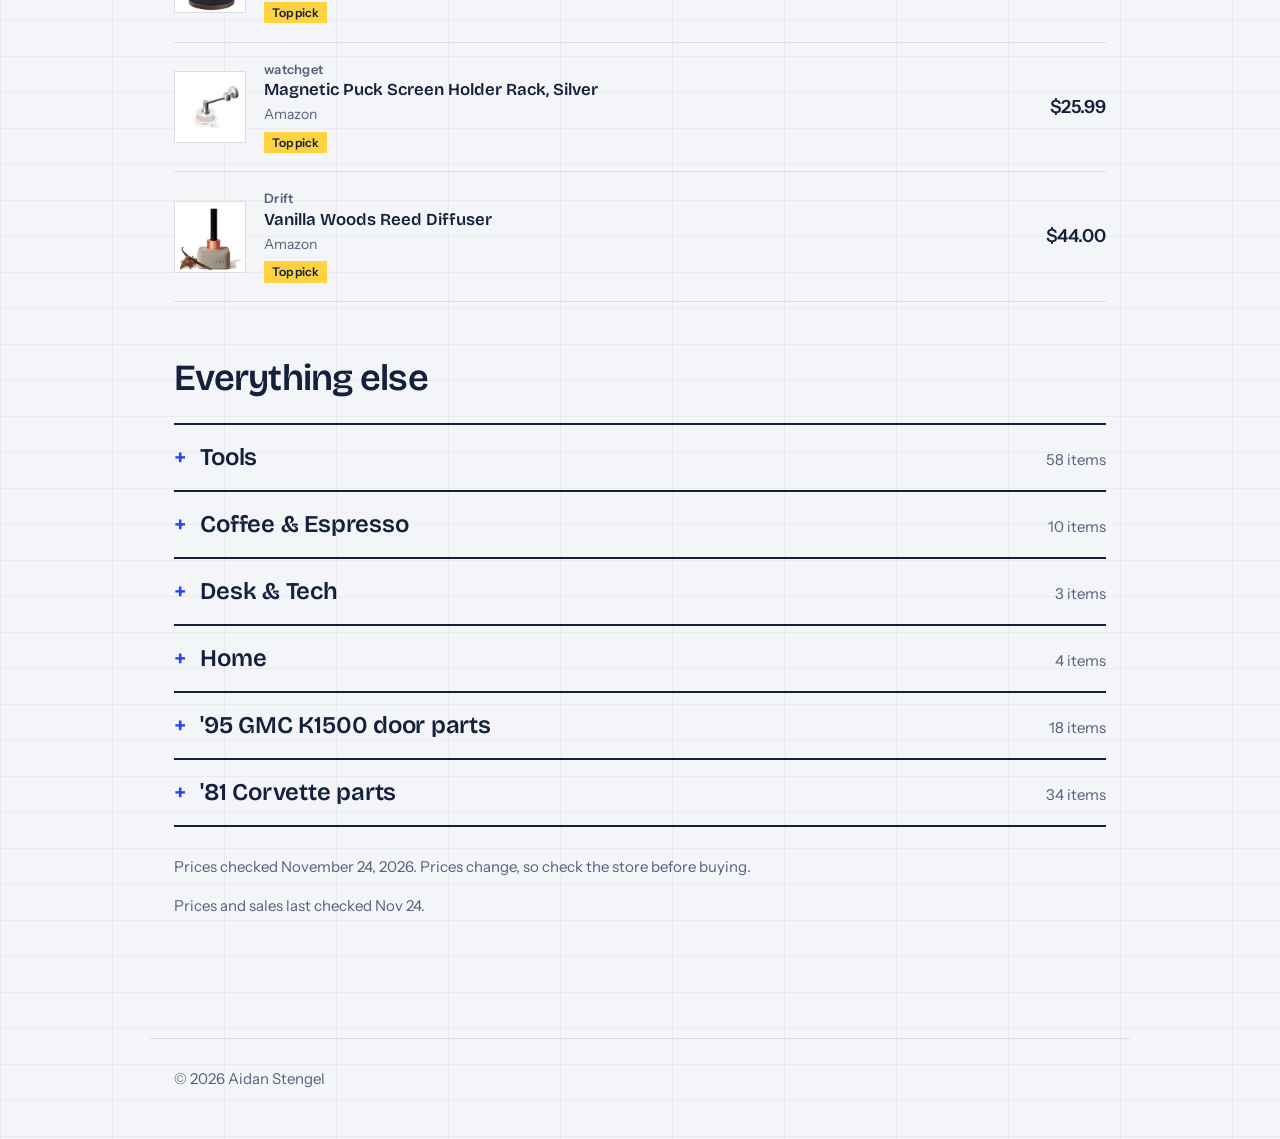
<file: gifts/index.html>
<!DOCTYPE html>
<html lang="en">
<head>
  <meta charset="utf-8">
  <meta name="viewport" content="width=device-width, initial-scale=1">
  <title>Wish list · Aidan Stengel</title>
  <meta name="robots" content="noindex">
  <link rel="icon" href="/favicon.ico" sizes="48x48">
  <link rel="icon" href="/assets/img/favicon.svg" type="image/svg+xml">
  <link rel="icon" href="/assets/img/favicon-96.png" type="image/png" sizes="96x96">
  <link rel="apple-touch-icon" href="/assets/img/apple-touch-icon.png">
  <meta property="og:type" content="website">
  <meta property="og:site_name" content="Aidan Stengel">
  <meta property="og:title" content="Wish list · Aidan Stengel">
  <meta property="og:description" content="Aidan Stengel’s wish list.">
  <meta property="og:url" content="https://aidanstengel.com/gifts/">
  <meta property="og:image" content="https://aidanstengel.com/assets/img/og.png">
  <meta name="twitter:card" content="summary_large_image">
  <link rel="canonical" href="https://aidanstengel.com/gifts/">
  <link rel="preconnect" href="https://fonts.googleapis.com">
  <link rel="preconnect" href="https://fonts.gstatic.com" crossorigin>
  <link href="https://fonts.googleapis.com/css2?family=Bricolage+Grotesque:opsz,wght@12..96,400;12..96,600;12..96,800&family=Instrument+Sans:wght@400;500;600&family=JetBrains+Mono:wght@400;500&display=swap" rel="stylesheet">
  <link rel="stylesheet" href="/assets/site.css">
  <style>
    .list { margin: 0; padding: 0; list-style: none; border-top: 2px solid var(--ink); }
    .item a {
      display: grid; grid-template-columns: 72px 1fr auto; gap: 18px; align-items: center;
      padding: 16px 0; border-bottom: 1px solid var(--grid); color: var(--ink); text-decoration: none;
    }
    .item a:hover .name { text-decoration: underline; text-decoration-color: var(--cobalt); text-underline-offset: 3px; }
    .pic { width: 72px; height: 72px; object-fit: contain; background: #fff; border: 1px solid var(--grid); }
    .pic.ph { display: grid; place-items: center; font: 700 18px/1 var(--display); color: var(--soft); }
    .brand { display: block; font-size: 13px; color: var(--soft); font-weight: 600; letter-spacing: .02em; }
    .name { display: block; font: 600 1.05rem/1.3 var(--display); }
    .store { display: block; font-size: 14px; color: var(--soft); margin-top: 2px; }
    .tag { display: inline-block; margin-top: 6px; padding: 1px 8px; font: 600 12px/1.6 var(--body); }
    .tag.top { background: var(--select); }
    .tag.have { background: var(--grid); color: var(--soft); }
    .tag.sale { background: #C2410C; color: #fff; }
    .was { display: block; font-size: 13px; color: var(--soft); font-weight: 500; text-decoration: line-through; }
    .sale-note { display: block; font-size: 13px; color: #9A3412; font-weight: 500; margin-top: 2px; }
    .price.on-sale { color: #9A3412; }
    .checked { color: var(--soft); font-size: 15px; margin: 8px 0 0; }
    .price { text-align: right; font-weight: 600; white-space: nowrap; }
    .qty { display: block; font-size: 13px; color: var(--soft); font-weight: 500; }
    .item.have a { opacity: .55; }
    .item.have .name { text-decoration: line-through; }

    .cats { margin-top: 56px; }
    details.cat { border-top: 2px solid var(--ink); }
    details.cat:last-of-type { border-bottom: 2px solid var(--ink); }
    details.cat > summary, details.sub > summary {
      list-style: none; cursor: pointer; display: flex; justify-content: space-between; align-items: baseline;
      padding: 18px 0;
    }
    details summary::-webkit-details-marker { display: none; }
    details.cat > summary .t { font: 600 1.5rem/1.2 var(--display); letter-spacing: -0.01em; }
    details.sub > summary .t { font: 600 1.1rem/1.2 var(--display); }
    summary .c { color: var(--soft); font-size: 15px; }
    summary .t::before { content: "+"; display: inline-block; width: 1.1em; color: var(--cobalt); }
    details[open] > summary .t::before { content: "−"; }
    details.sub { border-top: 1px solid var(--grid); margin-left: 1.1em; }
    details.sub .list { border-top: 0; }
    details.cat > .list { margin-bottom: 18px; }
    .note { color: var(--soft); margin: -6px 0 16px; font-size: 16px; }
    .foot { color: var(--soft); font-size: 15px; margin-top: 28px; }
    @media (max-width: 600px) {
      .item a { grid-template-columns: 56px 1fr; }
      .pic { width: 56px; height: 56px; }
      .price { grid-column: 2; text-align: left; }
      .qty { display: inline; margin-left: 6px; }
    }
  </style>
</head>
<body>

<header class="topbar">
  <div class="in">
    <a class="home" href="/">Aidan Stengel</a>
    <nav aria-label="Site">
      <a href="/about/">About</a>
      <a href="/resume/">Resume<span class="long"> and portfolio</span></a>
      <a href="/garage/">Garage</a>
    </nav>
  </div>
</header>

<div class="sheetbar" aria-hidden="true"><div class="ref">A1</div><div class="fx">fx</div><div class="expr">=<span class="fn">WISHLIST</span>(2026)</div></div>

<div class="page-head">
  <h1>Wish list</h1>
  <p id="intro">Tap any item to open it at the store. Top picks are the ones I want most. Anything marked "Already have it" is covered.</p>
</div>

<main>
  <section>
    <div id="root"><p class="foot">Loading the list…</p></div>
  </section>
</main>

<footer>
  <span>© <span id="yr"></span> Aidan Stengel</span>
</footer>

<script>
document.getElementById('yr').textContent = new Date().getFullYear();

function el(tag, cls, text) {
  var e = document.createElement(tag);
  if (cls) e.className = cls;
  if (text != null) e.textContent = text;
  return e;
}
// A sale shows only until its end date (inclusive, local time).
function onSale(it) {
  var s = it.sale;
  if (!s || !s.price) return null;
  if (s.ends) {
    var end = new Date(s.ends + 'T23:59:59');
    if (isNaN(end) || end < new Date()) return null;
  }
  return s;
}
function fmtDate(iso) {
  var d = new Date(iso + 'T12:00:00');
  return isNaN(d) ? iso : d.toLocaleDateString('en-US', { month: 'short', day: 'numeric' });
}
function initials(s) {
  return (s || '?').split(/\s+/).map(function (w) { return w[0]; }).join('').slice(0, 2).toUpperCase();
}
function itemEl(it) {
  var li = el('li', 'item' + (it.have ? ' have' : ''));
  var a = el('a'); a.href = it.link; a.target = '_blank'; a.rel = 'noopener';
  if (it.image) {
    var img = el('img', 'pic'); img.src = it.image; img.alt = ''; img.loading = 'lazy'; img.width = 72; img.height = 72;
    a.appendChild(img);
  } else {
    var ph = el('span', 'pic ph', initials(it.brand)); ph.setAttribute('aria-hidden', 'true'); a.appendChild(ph);
  }
  var main = el('span');
  if (it.brand) main.appendChild(el('span', 'brand', it.brand));
  main.appendChild(el('span', 'name', it.name));
  if (it.store) main.appendChild(el('span', 'store', it.store));
  var sale = onSale(it);
  if (it.have) main.appendChild(el('span', 'tag have', 'Already have it'));
  else {
    if (sale) main.appendChild(el('span', 'tag sale', 'On sale'));
    if (it.top) { var t = el('span', 'tag top', 'Top pick'); if (sale) t.style.marginLeft = '6px'; main.appendChild(t); }
    if (sale) {
      var bits = [];
      if (sale.note) bits.push(sale.note);
      if (sale.ends) bits.push('through ' + fmtDate(sale.ends));
      if (bits.length) main.appendChild(el('span', 'sale-note', bits.join(', ')));
    }
  }
  a.appendChild(main);
  var p = el('span', 'price' + (sale && !it.have ? ' on-sale' : ''), (sale && !it.have) ? sale.price : (it.price || ''));
  if (sale && !it.have && it.price) p.appendChild(el('span', 'was', it.price));
  if (it.qty > 1) p.appendChild(el('span', 'qty', '×' + it.qty));
  a.appendChild(p);
  li.appendChild(a);
  return li;
}
function listEl(items) {
  var ul = el('ul', 'list');
  items.forEach(function (it) { ul.appendChild(itemEl(it)); });
  return ul;
}
function allItems(c) {
  return c.groups ? c.groups.reduce(function (a, g) { return a.concat(allItems(g)); }, []) : (c.items || []);
}
function catEl(c, cls) {
  var d = el('details', cls);
  var s = el('summary');
  s.appendChild(el('span', 't', c.name));
  s.appendChild(el('span', 'c', allItems(c).length + ' items'));
  d.appendChild(s);
  if (c.note) d.appendChild(el('p', 'note', c.note));
  if (c.groups) c.groups.forEach(function (g) { d.appendChild(catEl(g, 'sub')); });
  else d.appendChild(listEl(c.items));
  return d;
}

fetch('items.json', { cache: 'no-store' })
  .then(function (r) { return r.json(); })
  .then(function (data) {
    var root = document.getElementById('root');
    root.innerHTML = '';
    var cats = data.categories || [];
    if (data.occasion) document.querySelector('.page-head h1').textContent = 'Wish list, ' + data.occasion;

    var tops = [];
    cats.forEach(function (c) { allItems(c).forEach(function (it) { if (it.top && !it.have) tops.push(it); }); });
    tops.sort(function (a, b) { return (+a.top || 99) - (+b.top || 99); });
    if (tops.length) {
      root.appendChild(el('h2', null, 'Top picks'));
      root.appendChild(listEl(tops));
    }
    var wrap = el('div', 'cats');
    wrap.appendChild(el('h2', null, 'Everything else'));
    cats.forEach(function (c) { wrap.appendChild(catEl(c, 'cat')); });
    root.appendChild(wrap);
    if (data.footnote) root.appendChild(el('p', 'foot', data.footnote));
    if (data.checked) root.appendChild(el('p', 'checked', 'Prices and sales last checked ' + fmtDate(data.checked) + '.'));
  })
  .catch(function () {
    document.getElementById('root').innerHTML = '<p class="foot">The list could not be loaded. Try refreshing the page.</p>';
  });
</script>
<script src="/assets/cmdbar.js" defer></script>
</body>
</html>
</file>
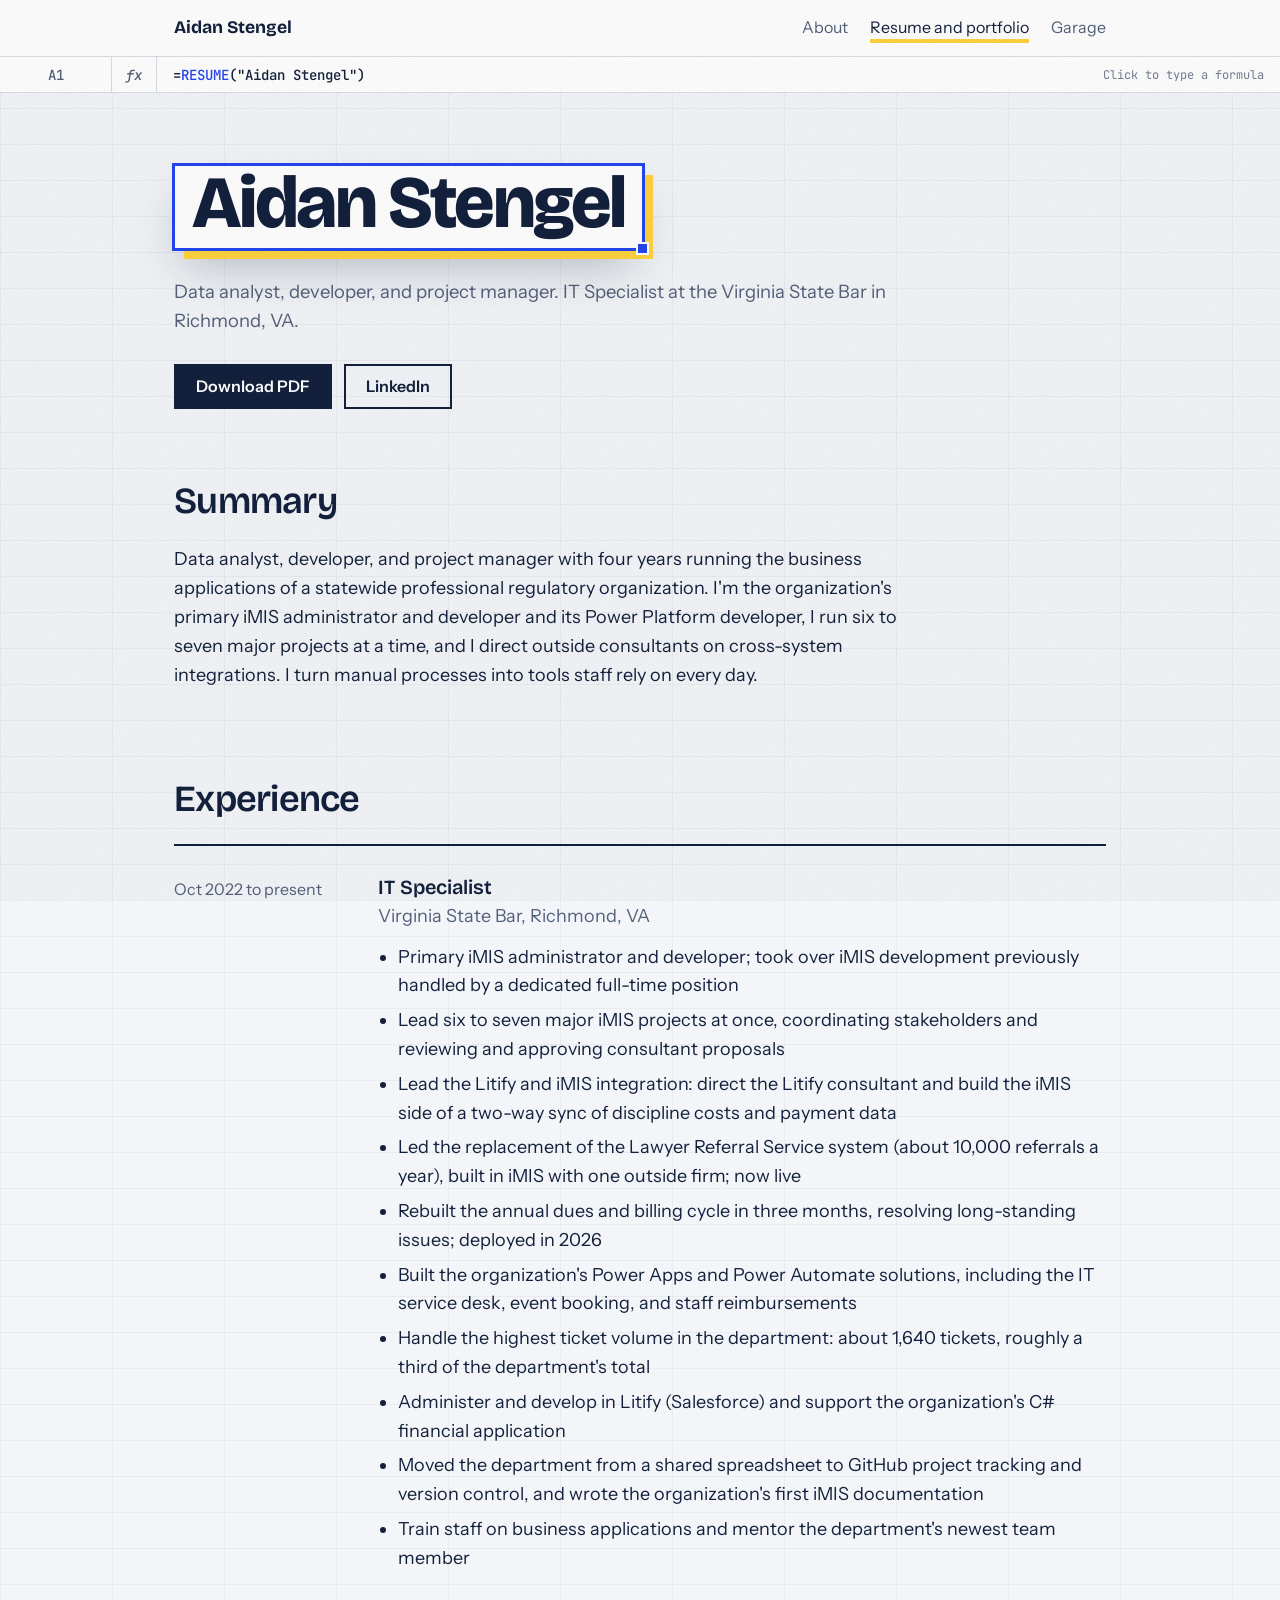
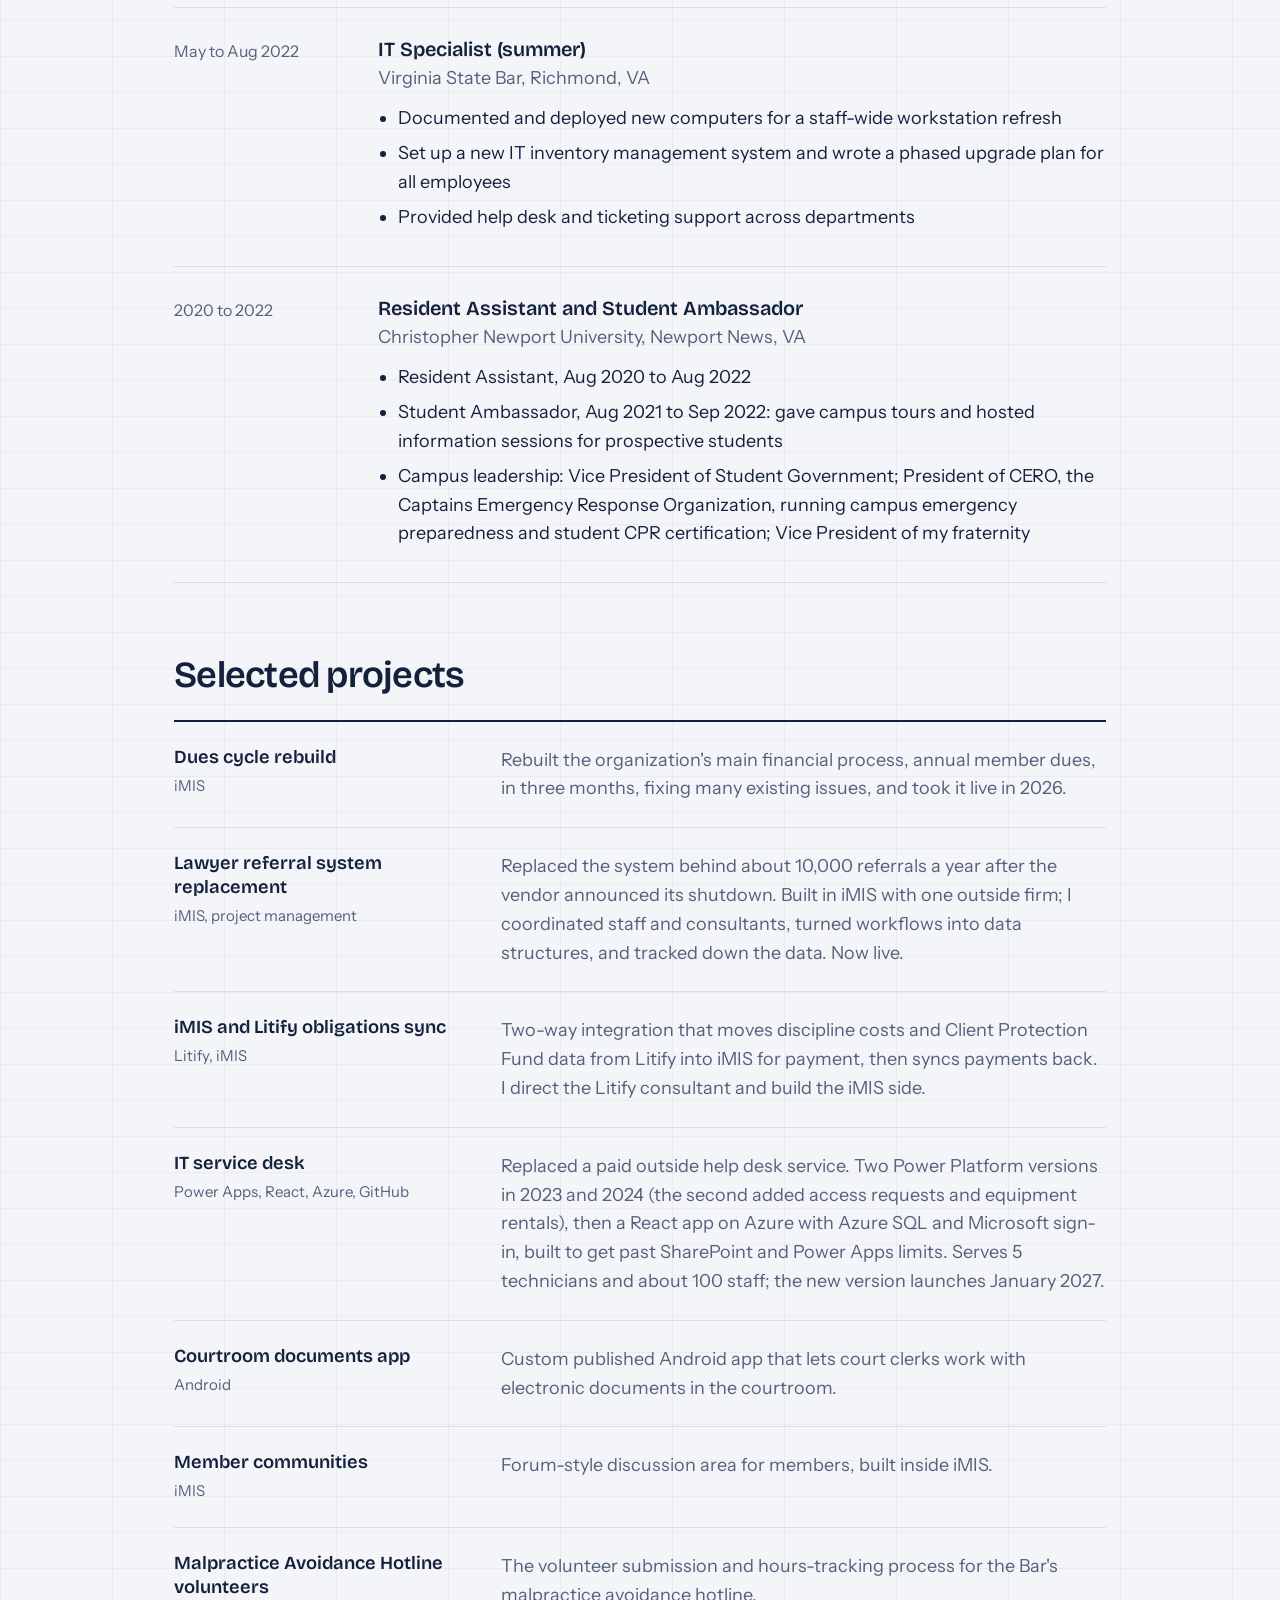
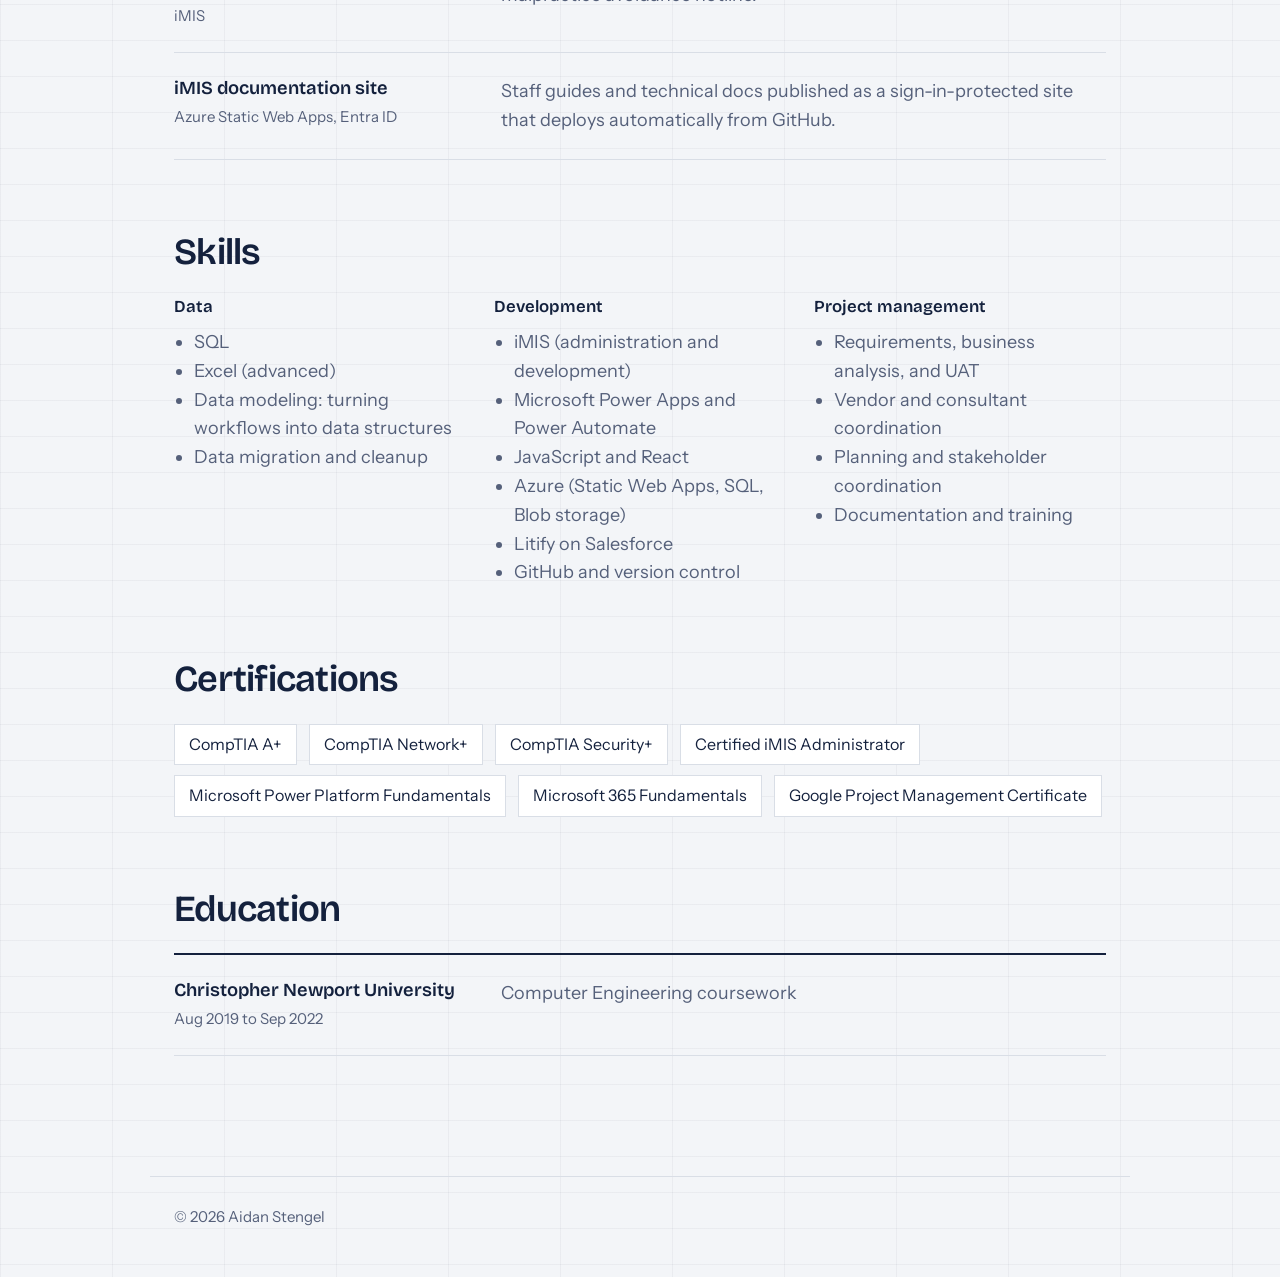
<file: resume/index.html>
<!DOCTYPE html>
<html lang="en">
<head>
  <meta charset="utf-8">
  <meta name="viewport" content="width=device-width, initial-scale=1">
  <title>Resume and portfolio · Aidan Stengel</title>
  <meta name="description" content="Resume and project portfolio for Aidan Stengel, IT Specialist in Richmond, VA.">
  <link rel="icon" href="/favicon.ico" sizes="48x48">
  <link rel="icon" href="/assets/img/favicon.svg" type="image/svg+xml">
  <link rel="icon" href="/assets/img/favicon-96.png" type="image/png" sizes="96x96">
  <link rel="apple-touch-icon" href="/assets/img/apple-touch-icon.png">
  <meta property="og:type" content="website">
  <meta property="og:site_name" content="Aidan Stengel">
  <meta property="og:title" content="Resume and portfolio · Aidan Stengel">
  <meta property="og:description" content="Resume and project portfolio for Aidan Stengel: data analyst, developer, and project manager in Richmond, VA.">
  <meta property="og:url" content="https://aidanstengel.com/resume/">
  <meta property="og:image" content="https://aidanstengel.com/assets/img/og.png">
  <meta name="twitter:card" content="summary_large_image">
  <link rel="canonical" href="https://aidanstengel.com/resume/">
  <link rel="preconnect" href="https://fonts.googleapis.com">
  <link rel="preconnect" href="https://fonts.gstatic.com" crossorigin>
  <link href="https://fonts.googleapis.com/css2?family=Bricolage+Grotesque:opsz,wght@12..96,400;12..96,600;12..96,800&family=Instrument+Sans:wght@400;500;600&family=JetBrains+Mono:wght@400;500&display=swap" rel="stylesheet">
  <link rel="stylesheet" href="/assets/site.css">
  <style>
    .head-actions { margin-top: 28px; display: flex; gap: 12px; flex-wrap: wrap; }
    .btn {
      display: inline-block; padding: 11px 20px; font: 600 16px/1.2 var(--body);
      background: var(--ink); color: #fff; border: 2px solid var(--ink); cursor: pointer; text-decoration: none;
    }
    .btn:hover { background: var(--cobalt); border-color: var(--cobalt); }
    .btn.ghost { background: transparent; color: var(--ink); }
    .btn.ghost:hover { background: var(--select); color: var(--ink); border-color: var(--ink); }
    .print-only { display: none; }
    .job { padding: 28px 0; border-bottom: 1px solid var(--grid); display: grid; grid-template-columns: 180px 1fr; gap: 24px; }
    .job:first-child { border-top: 2px solid var(--ink); }
    .job .when { color: var(--soft); font-size: 16px; padding-top: 3px; }
    .job h3 { font: 600 1.25rem/1.3 var(--display); margin: 0; }
    .job .org { color: var(--soft); margin: 2px 0 12px; }
    .job ul { margin: 0; padding-left: 20px; }
    .job li { margin-bottom: 6px; max-width: 64ch; }
    .skills { display: grid; grid-template-columns: repeat(auto-fit, minmax(240px, 1fr)); gap: 28px; }
    .skills h3 { font: 600 1.05rem/1.3 var(--display); margin: 0 0 10px; }
    .skills ul { margin: 0; padding-left: 20px; color: var(--soft); }
    @media (max-width: 700px) { .job { grid-template-columns: 1fr; gap: 4px; } }

    @media print {
      @page { margin: 0.45in 0.5in; }
      body { background: #fff; }
      .topbar, .head-actions, footer, .no-print, .headshot { display: none !important; }
      .print-only { display: block; }
      .page-head { padding: 0; }
      .page-head h1 { font-size: 28pt; margin-bottom: 4pt; }
      main { padding: 0; max-width: none; }
      body { font-size: 9pt; line-height: 1.28; }
      section { padding-top: 7pt; }
      .page-head p { font-size: 10pt; }
      h2 { font-size: 13pt; margin-bottom: 6pt; break-after: avoid; }
      .job, .row { padding: 4pt 0; break-inside: avoid; }
      .job { grid-template-columns: 1.1in 1fr; gap: 10pt; }
      .job li { margin-bottom: 1pt; }
      .job .org { margin: 0 0 3pt; }
      .page-head h1 { font-size: 24pt; }
      .chips li { padding: 1pt 6pt; }
      .row { grid-template-columns: 2in 1fr; gap: 10pt; }
      .row h3, .job h3 { font-size: 11pt; }
      .row p { font-size: 10pt; }
      .skills { gap: 12pt; grid-template-columns: repeat(3, 1fr); }
      .skills ul { padding-left: 12pt; margin: 0; }
      .stats { display: none !important; }
      .row .meta { font-size: 9pt; margin-top: 1pt; }
      .chips li { font-size: 9pt; }
      .skills h3 { margin-bottom: 3pt; }
      .chips { gap: 4pt 6pt; }
      .chips li { border: 1px solid #999; padding: 2pt 8pt; font-size: 10pt; }
      a { color: inherit; text-decoration: none; }
    }
  </style>
</head>
<body>

<header class="topbar">
  <div class="in">
    <a class="home" href="/">Aidan Stengel</a>
    <nav aria-label="Site">
      <a href="/about/">About</a>
      <a href="/resume/" aria-current="page">Resume<span class="long"> and portfolio</span></a>
      <a href="/garage/">Garage</a>
    </nav>
  </div>
</header>

<div class="sheetbar" aria-hidden="true"><div class="ref">A1</div><div class="fx">fx</div><div class="expr">=<span class="fn">RESUME</span>("Aidan Stengel")</div></div>

<div class="page-head">
  <h1>Aidan Stengel</h1>
  <p>Data analyst, developer, and project manager. IT Specialist at the Virginia State Bar in Richmond, VA.</p>
  <p class="print-only">linkedin.com/in/aidan-stengel-221ab1225 &nbsp; aidanstengel.com</p>
  <div class="head-actions">
    <a class="btn" href="/resume.pdf" download="Aidan-Stengel-Resume.pdf">Download PDF</a>
    <a class="btn ghost" href="https://www.linkedin.com/in/aidan-stengel-221ab1225/" target="_blank" rel="noopener">LinkedIn</a>
  </div>
</div>

<main>
  <section class="prose" aria-labelledby="sum-h">
    <h2 id="sum-h">Summary</h2>
    <p>Data analyst, developer, and project manager with four years running the business applications of a statewide professional regulatory organization. I'm the organization's primary iMIS administrator and developer and its Power Platform developer, I run six to seven major projects at a time, and I direct outside consultants on cross-system integrations. I turn manual processes into tools staff rely on every day.</p>
  </section>

  <section aria-labelledby="exp-h">
    <h2 id="exp-h">Experience</h2>
    <div>
      <div class="job">
        <div class="when">Oct 2022 to present</div>
        <div>
          <h3>IT Specialist</h3>
          <div class="org">Virginia State Bar, Richmond, VA</div>
          <ul>
            <li>Primary iMIS administrator and developer; took over iMIS development previously handled by a dedicated full-time position</li>
            <li>Lead six to seven major iMIS projects at once, coordinating stakeholders and reviewing and approving consultant proposals</li>
            <li>Lead the Litify and iMIS integration: direct the Litify consultant and build the iMIS side of a two-way sync of discipline costs and payment data</li>
            <li>Led the replacement of the Lawyer Referral Service system (about 10,000 referrals a year), built in iMIS with one outside firm; now live</li>
            <li>Rebuilt the annual dues and billing cycle in three months, resolving long-standing issues; deployed in 2026</li>
            <li>Built the organization's Power Apps and Power Automate solutions, including the IT service desk, event booking, and staff reimbursements</li>
            <li>Handle the highest ticket volume in the department: about 1,640 tickets, roughly a third of the department's total</li>
            <li>Administer and develop in Litify (Salesforce) and support the organization's C# financial application</li>
            <li>Moved the department from a shared spreadsheet to GitHub project tracking and version control, and wrote the organization's first iMIS documentation</li>
            <li>Train staff on business applications and mentor the department's newest team member</li>
          </ul>
        </div>
      </div>
      <div class="job">
        <div class="when">May to Aug 2022</div>
        <div>
          <h3>IT Specialist (summer)</h3>
          <div class="org">Virginia State Bar, Richmond, VA</div>
          <ul>
            <li>Documented and deployed new computers for a staff-wide workstation refresh</li>
            <li>Set up a new IT inventory management system and wrote a phased upgrade plan for all employees</li>
            <li>Provided help desk and ticketing support across departments</li>
          </ul>
        </div>
      </div>
      <div class="job">
        <div class="when">2020 to 2022</div>
        <div>
          <h3>Resident Assistant and Student Ambassador</h3>
          <div class="org">Christopher Newport University, Newport News, VA</div>
          <ul>
            <li>Resident Assistant, Aug 2020 to Aug 2022</li>
            <li>Student Ambassador, Aug 2021 to Sep 2022: gave campus tours and hosted information sessions for prospective students</li>
            <li>Campus leadership: Vice President of Student Government; President of CERO, the Captains Emergency Response Organization, running campus emergency preparedness and student CPR certification; Vice President of my fraternity</li>
          </ul>
        </div>
      </div>
    </div>
  </section>

  <section aria-labelledby="proj-h">
    <h2 id="proj-h">Selected projects</h2>
    <div class="rows-list">
      <div class="row">
        <div><h3>Dues cycle rebuild</h3><div class="meta">iMIS</div></div>
        <p>Rebuilt the organization's main financial process, annual member dues, in three months, fixing many existing issues, and took it live in 2026.</p>
      </div>
      <div class="row">
        <div><h3>Lawyer referral system replacement</h3><div class="meta">iMIS, project management</div></div>
        <p>Replaced the system behind about 10,000 referrals a year after the vendor announced its shutdown. Built in iMIS with one outside firm; I coordinated staff and consultants, turned workflows into data structures, and tracked down the data. Now live.</p>
      </div>
      <div class="row">
        <div><h3>iMIS and Litify obligations sync</h3><div class="meta">Litify, iMIS</div></div>
        <p>Two-way integration that moves discipline costs and Client Protection Fund data from Litify into iMIS for payment, then syncs payments back. I direct the Litify consultant and build the iMIS side.</p>
      </div>
      <div class="row">
        <div><h3>IT service desk</h3><div class="meta">Power Apps, React, Azure, GitHub</div></div>
        <p>Replaced a paid outside help desk service. Two Power Platform versions in 2023 and 2024 (the second added access requests and equipment rentals), then a React app on Azure with Azure SQL and Microsoft sign-in, built to get past SharePoint and Power Apps limits. Serves 5 technicians and about 100 staff; the new version launches January 2027.</p>
      </div>
      <div class="row">
        <div><h3>Courtroom documents app</h3><div class="meta">Android</div></div>
        <p>Custom published Android app that lets court clerks work with electronic documents in the courtroom.</p>
      </div>
      <div class="row">
        <div><h3>Member communities</h3><div class="meta">iMIS</div></div>
        <p>Forum-style discussion area for members, built inside iMIS.</p>
      </div>
      <div class="row">
        <div><h3>Malpractice Avoidance Hotline volunteers</h3><div class="meta">iMIS</div></div>
        <p>The volunteer submission and hours-tracking process for the Bar's malpractice avoidance hotline.</p>
      </div>
      <div class="row">
        <div><h3>iMIS documentation site</h3><div class="meta">Azure Static Web Apps, Entra ID</div></div>
        <p>Staff guides and technical docs published as a sign-in-protected site that deploys automatically from GitHub.</p>
      </div>
    </div>
  </section>

  <section aria-labelledby="skills-h">
    <h2 id="skills-h">Skills</h2>
    <div class="skills">
      <div>
        <h3>Data</h3>
        <ul><li>SQL</li><li>Excel (advanced)</li><li>Data modeling: turning workflows into data structures</li><li>Data migration and cleanup</li></ul>
      </div>
      <div>
        <h3>Development</h3>
        <ul><li>iMIS (administration and development)</li><li>Microsoft Power Apps and Power Automate</li><li>JavaScript and React</li><li>Azure (Static Web Apps, SQL, Blob storage)</li><li>Litify on Salesforce</li><li>GitHub and version control</li></ul>
      </div>
      <div>
        <h3>Project management</h3>
        <ul><li>Requirements, business analysis, and UAT</li><li>Vendor and consultant coordination</li><li>Planning and stakeholder coordination</li><li>Documentation and training</li></ul>
      </div>
    </div>
  </section>

  <section aria-labelledby="cert-h">
    <h2 id="cert-h">Certifications</h2>
    <ul class="chips">
      <li>CompTIA A+</li>
      <li>CompTIA Network+</li>
      <li>CompTIA Security+</li>
      <li>Certified iMIS Administrator</li>
      <li>Microsoft Power Platform Fundamentals</li>
      <li>Microsoft 365 Fundamentals</li>
      <li>Google Project Management Certificate</li>
    </ul>
  </section>

  <section aria-labelledby="edu-h">
    <h2 id="edu-h">Education</h2>
    <div class="rows-list">
      <div class="row">
        <div><h3>Christopher Newport University</h3><div class="meta">Aug 2019 to Sep 2022</div></div>
        <p>Computer Engineering coursework</p>
      </div>
    </div>
  </section>
</main>

<footer>
  <span>© <span id="yr"></span> Aidan Stengel</span>
</footer>
<script>document.getElementById('yr').textContent = new Date().getFullYear();</script>
<script src="/assets/cmdbar.js" defer></script>
</body>
</html>
</file>
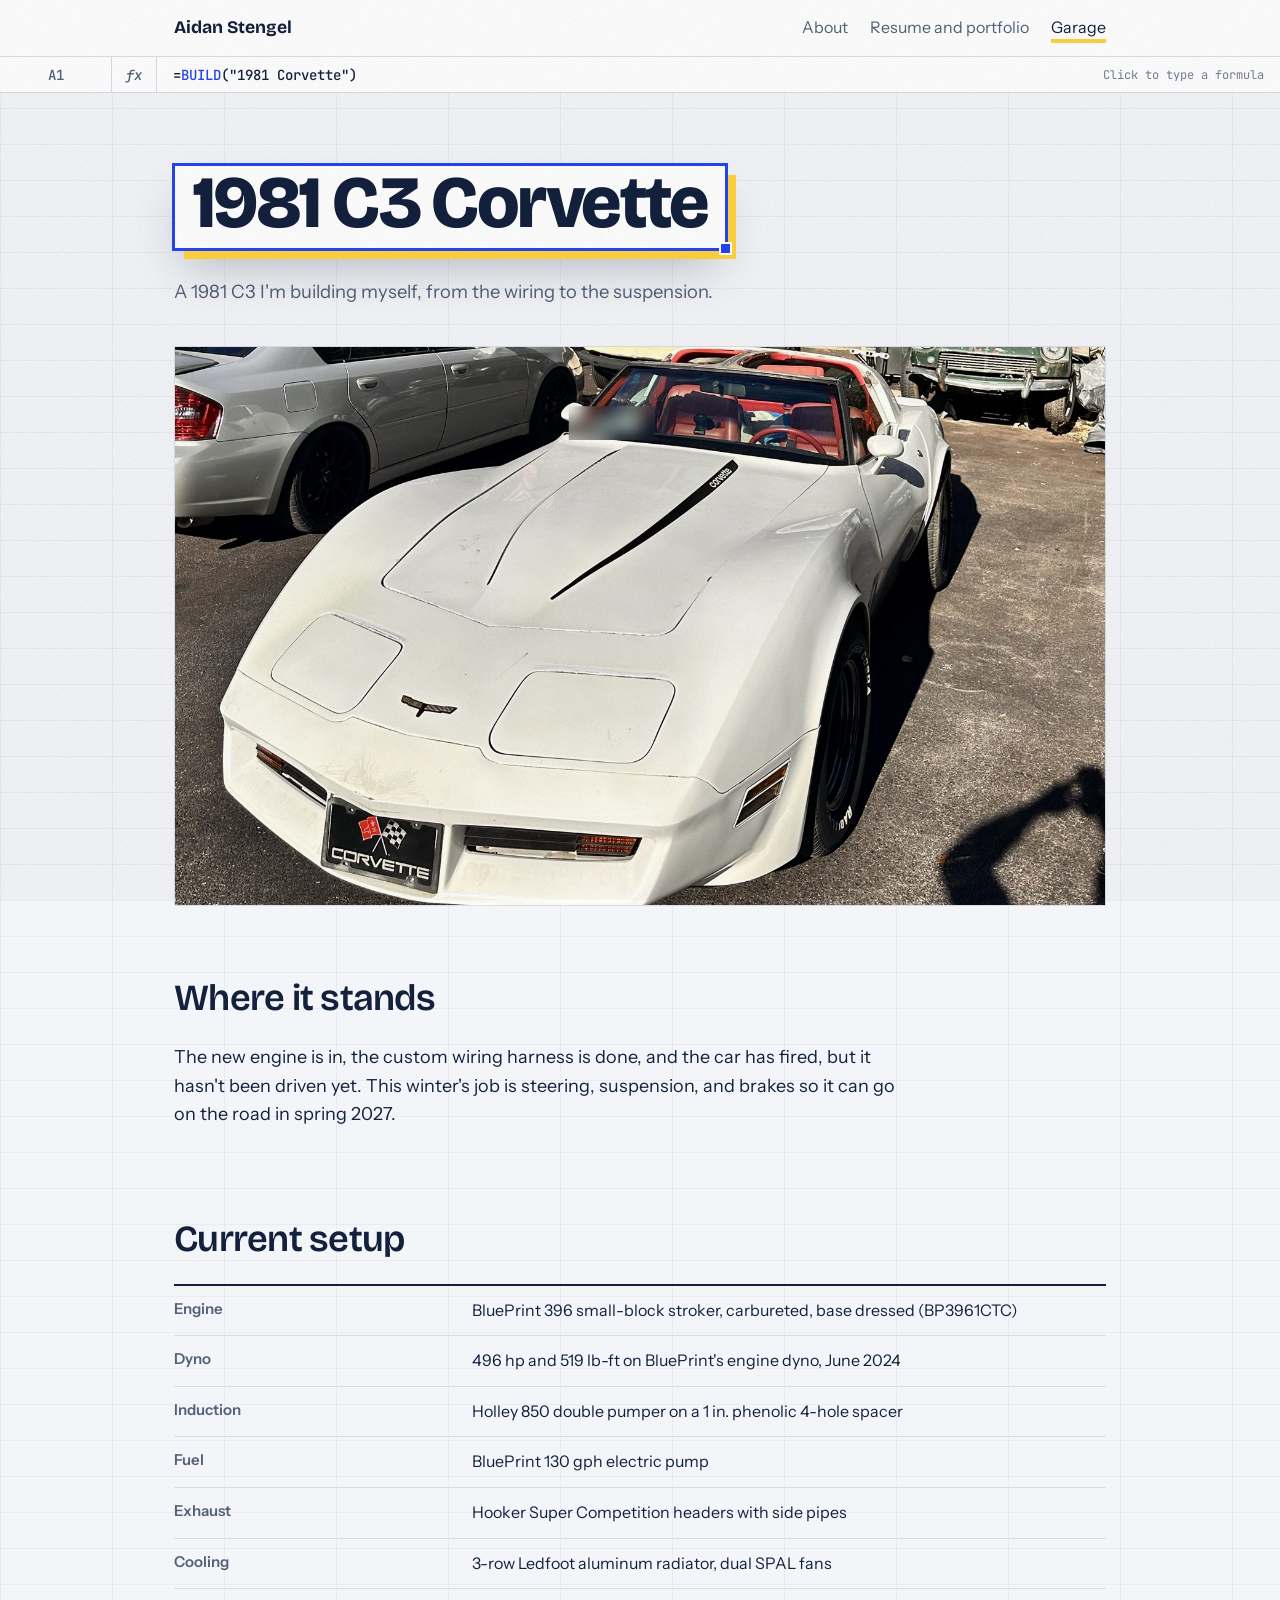
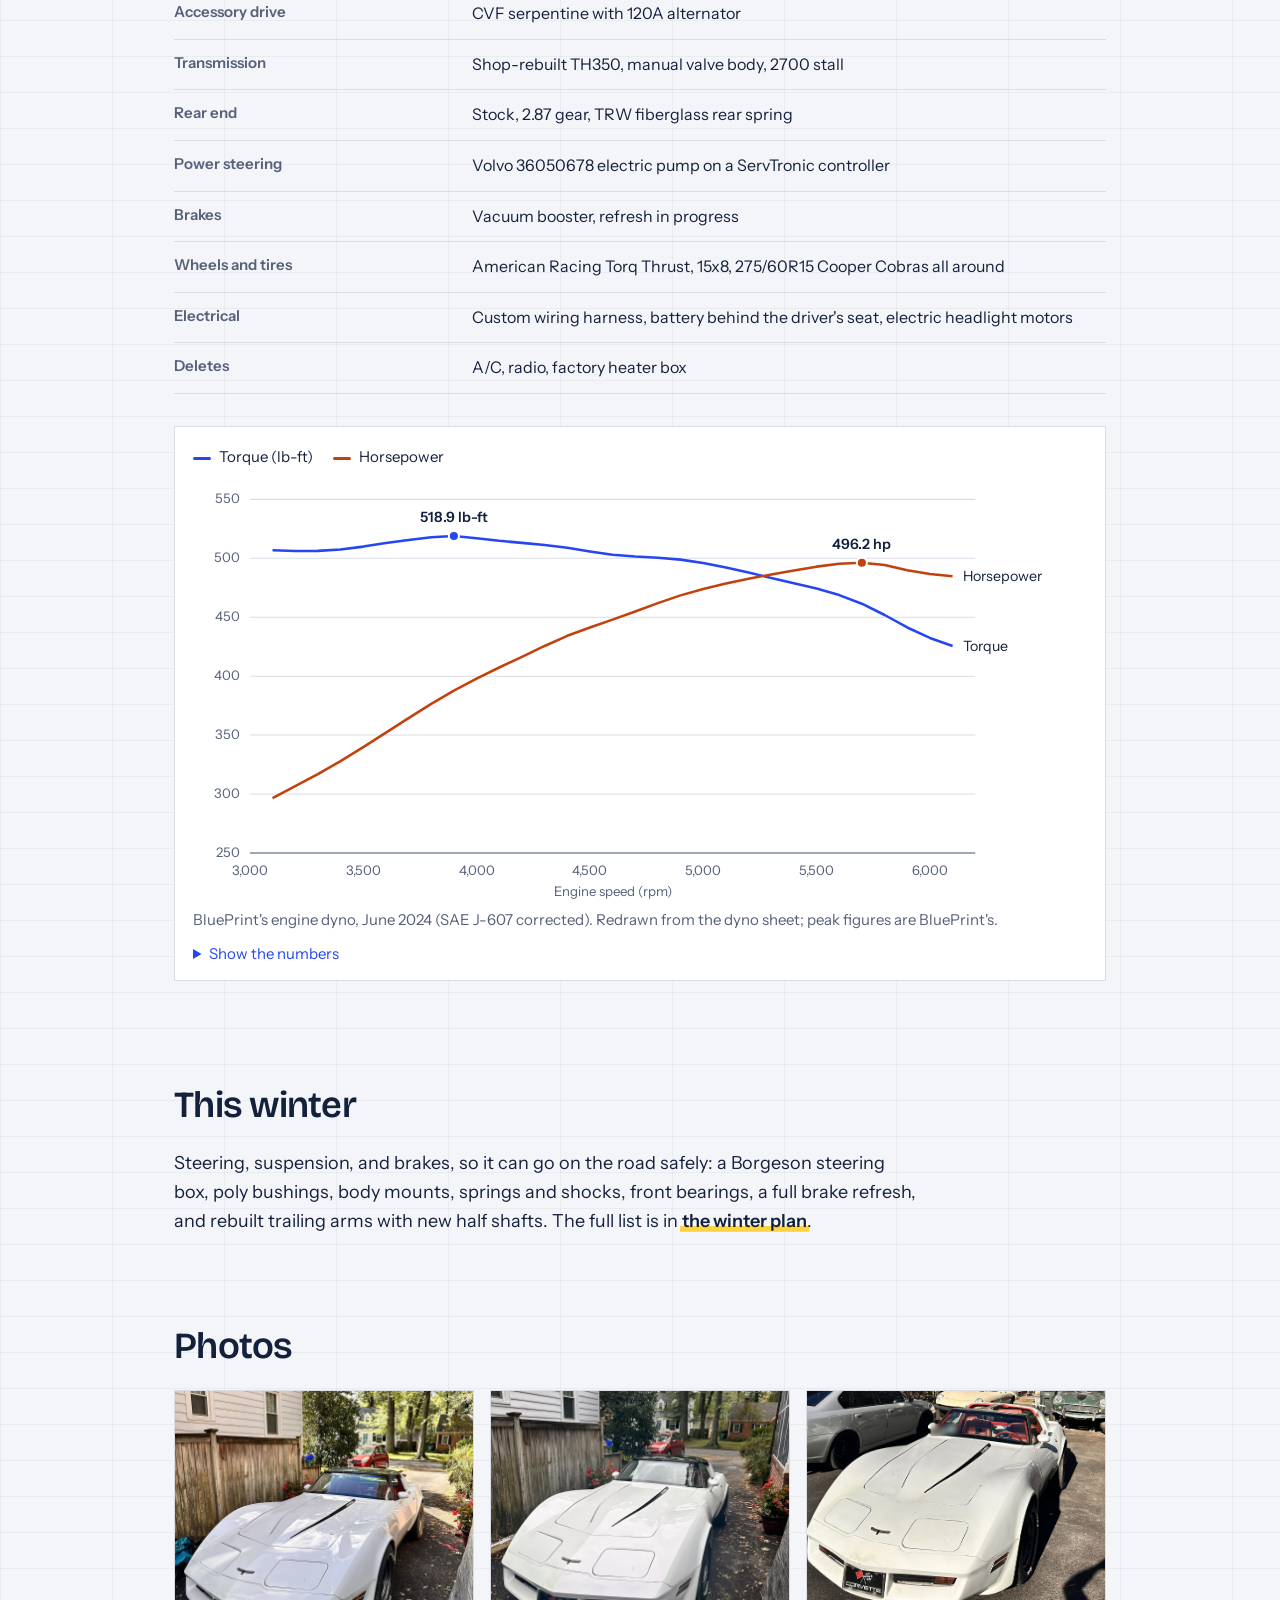
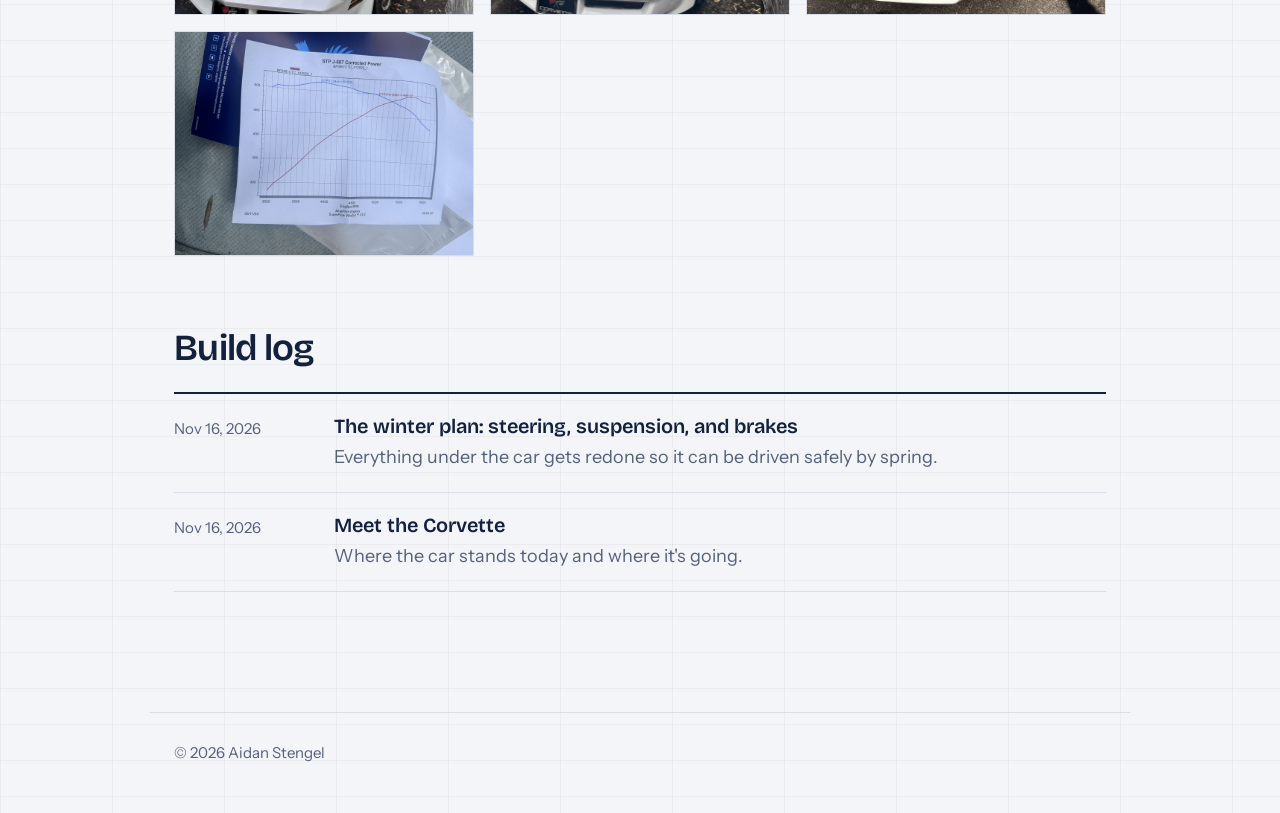
<file: garage/corvette/index.html>
<!DOCTYPE html>
<html lang="en">
<head>
  <meta charset="utf-8">
  <meta name="viewport" content="width=device-width, initial-scale=1">
  <title>1981 Corvette build sheet · Aidan Stengel</title>
  <meta name="description" content="Current setup and dyno numbers for Aidan Stengel's 1981 C3 Corvette.">
  <link rel="icon" href="/favicon.ico" sizes="48x48">
  <link rel="icon" href="/assets/img/favicon.svg" type="image/svg+xml">
  <link rel="icon" href="/assets/img/favicon-96.png" type="image/png" sizes="96x96">
  <link rel="apple-touch-icon" href="/assets/img/apple-touch-icon.png">
  <meta property="og:type" content="website">
  <meta property="og:site_name" content="Aidan Stengel">
  <meta property="og:title" content="1981 Corvette build sheet · Aidan Stengel">
  <meta property="og:description" content="Current setup, dyno numbers, and this winter's work on a 1981 C3 Corvette.">
  <meta property="og:url" content="https://aidanstengel.com/garage/corvette/">
  <meta property="og:image" content="https://aidanstengel.com/garage/img/vette-driveway-wide.jpg">
  <meta name="twitter:card" content="summary_large_image">
  <link rel="canonical" href="https://aidanstengel.com/garage/corvette/">
  <link rel="preconnect" href="https://fonts.googleapis.com">
  <link rel="preconnect" href="https://fonts.gstatic.com" crossorigin>
  <link href="https://fonts.googleapis.com/css2?family=Bricolage+Grotesque:opsz,wght@12..96,400;12..96,600;12..96,800&family=Instrument+Sans:wght@400;500;600&family=JetBrains+Mono:wght@400;500&display=swap" rel="stylesheet">
  <link rel="stylesheet" href="/assets/site.css">
</head>
<body>

<header class="topbar">
  <div class="in">
    <a class="home" href="/">Aidan Stengel</a>
    <nav aria-label="Site">
      <a href="/about/">About</a>
      <a href="/resume/">Resume<span class="long"> and portfolio</span></a>
      <a href="/garage/" aria-current="page">Garage</a>
    </nav>
  </div>
</header>

<div class="sheetbar" aria-hidden="true"><div class="ref">A1</div><div class="fx">fx</div><div class="expr">=<span class="fn">BUILD</span>("1981 Corvette")</div></div>

<div class="page-head">
  <h1>1981 C3 Corvette</h1>
  <p>A 1981 C3 I'm building myself, from the wiring to the suspension.</p>
</div>
<div class="hero-photo"><img src="/garage/img/vette-driveway-wide.jpg" alt="White 1981 Corvette with red interior parked in a driveway" width="1512" height="1016"></div>

<main>
  <section aria-labelledby="status-h">
    <h2 id="status-h">Where it stands</h2>
    <div class="prose">
      <p>The new engine is in, the custom wiring harness is done, and the car has fired, but it hasn't been driven yet. This winter's job is steering, suspension, and brakes so it can go on the road in spring 2027.</p>
    </div>
  </section>

  <section aria-labelledby="spec-h">
    <h2 id="spec-h">Current setup</h2>
    <table class="spec">
      <tbody>
        <tr><th scope="row">Engine</th><td>BluePrint 396 small-block stroker, carbureted, base dressed (BP3961CTC)</td></tr>
        <tr><th scope="row">Dyno</th><td>496 hp and 519 lb-ft on BluePrint's engine dyno, June 2024</td></tr>
        <tr><th scope="row">Induction</th><td>Holley 850 double pumper on a 1 in. phenolic 4-hole spacer</td></tr>
        <tr><th scope="row">Fuel</th><td>BluePrint 130 gph electric pump</td></tr>
        <tr><th scope="row">Exhaust</th><td>Hooker Super Competition headers with side pipes</td></tr>
        <tr><th scope="row">Cooling</th><td>3-row Ledfoot aluminum radiator, dual SPAL fans</td></tr>
        <tr><th scope="row">Accessory drive</th><td>CVF serpentine with 120A alternator</td></tr>
        <tr><th scope="row">Transmission</th><td>Shop-rebuilt TH350, manual valve body, 2700 stall</td></tr>
        <tr><th scope="row">Rear end</th><td>Stock, 2.87 gear, TRW fiberglass rear spring</td></tr>
        <tr><th scope="row">Power steering</th><td>Volvo 36050678 electric pump on a ServTronic controller</td></tr>
        <tr><th scope="row">Brakes</th><td>Vacuum booster, refresh in progress</td></tr>
        <tr><th scope="row">Wheels and tires</th><td>American Racing Torq Thrust, 15x8, 275/60R15 Cooper Cobras all around</td></tr>
        <tr><th scope="row">Electrical</th><td>Custom wiring harness, battery behind the driver's seat, electric headlight motors</td></tr>
        <tr><th scope="row">Deletes</th><td>A/C, radio, factory heater box</td></tr>
      </tbody>
    </table>
    <figure class="dyno" id="dyno">
      <div class="dyno-legend" aria-hidden="true"><span><i style="background:#2546F0"></i>Torque (lb-ft)</span><span><i style="background:#C2410C"></i>Horsepower</span></div>
      <div class="dyno-scroll"><svg viewBox="0 0 880 420" role="img" aria-labelledby="dyno-t dyno-d">
        <title id="dyno-t">BluePrint 396 engine dyno</title>
        <desc id="dyno-d">Torque peaks at 518.9 lb-ft around 3,900 rpm and stays near 500 from 3,100 to 4,600 rpm. Horsepower peaks at 496.2 around 5,700 rpm.</desc>
        <line x1="56" x2="770" y1="372.0" y2="372.0" class="gl"/><text x="46" y="376.0" text-anchor="end" class="ax">250</text><line x1="56" x2="770" y1="314.0" y2="314.0" class="gl"/><text x="46" y="318.0" text-anchor="end" class="ax">300</text><line x1="56" x2="770" y1="256.0" y2="256.0" class="gl"/><text x="46" y="260.0" text-anchor="end" class="ax">350</text><line x1="56" x2="770" y1="198.0" y2="198.0" class="gl"/><text x="46" y="202.0" text-anchor="end" class="ax">400</text><line x1="56" x2="770" y1="140.0" y2="140.0" class="gl"/><text x="46" y="144.0" text-anchor="end" class="ax">450</text><line x1="56" x2="770" y1="82.0" y2="82.0" class="gl"/><text x="46" y="86.0" text-anchor="end" class="ax">500</text><line x1="56" x2="770" y1="24.0" y2="24.0" class="gl"/><text x="46" y="28.0" text-anchor="end" class="ax">550</text><text x="56.0" y="394" text-anchor="middle" class="ax">3,000</text><text x="167.6" y="394" text-anchor="middle" class="ax">3,500</text><text x="279.1" y="394" text-anchor="middle" class="ax">4,000</text><text x="390.7" y="394" text-anchor="middle" class="ax">4,500</text><text x="502.2" y="394" text-anchor="middle" class="ax">5,000</text><text x="613.8" y="394" text-anchor="middle" class="ax">5,500</text><text x="725.4" y="394" text-anchor="middle" class="ax">6,000</text>
        <line x1="56" x2="770" y1="372.0" y2="372.0" class="base"/>
        <path d="M78.3,74.1 L100.6,74.8 L122.9,74.7 L145.2,73.3 L167.6,70.5 L189.9,67.0 L212.2,64.0 L234.5,61.2 L256.8,60.1 L279.1,62.2 L301.4,64.8 L323.8,66.8 L346.1,68.8 L368.4,71.6 L390.7,75.3 L413.0,78.5 L435.3,80.3 L457.6,81.4 L479.9,83.3 L502.2,86.6 L524.6,91.0 L546.9,96.0 L569.2,101.3 L591.5,106.6 L613.8,111.8 L636.1,118.2 L658.4,126.7 L680.8,137.8 L703.1,150.1 L725.4,160.4 L747.7,168.3" fill="none" stroke="#2546F0" stroke-width="2.5" stroke-linejoin="round"/>
        <path d="M78.3,318.1 L100.6,306.2 L122.9,294.4 L145.2,281.6 L167.6,267.8 L189.9,253.6 L212.2,239.3 L234.5,225.3 L256.8,212.3 L279.1,200.4 L301.4,189.5 L323.8,179.0 L346.1,168.3 L368.4,158.3 L390.7,150.1 L413.0,142.4 L435.3,134.4 L457.6,126.1 L479.9,118.5 L502.2,112.3 L524.6,106.8 L546.9,102.1 L569.2,97.9 L591.5,94.1 L613.8,90.2 L636.1,87.3 L658.4,86.4 L680.8,88.7 L703.1,93.7 L725.4,97.5 L747.7,99.6" fill="none" stroke="#C2410C" stroke-width="2.5" stroke-linejoin="round"/>
        <circle cx="256.8" cy="60.1" r="5" fill="#2546F0" stroke="#fff" stroke-width="2"/>
        <text x="256.8" y="46.1" text-anchor="middle" class="pk">518.9 lb-ft</text>
        <circle cx="658.4" cy="86.4" r="5" fill="#C2410C" stroke="#fff" stroke-width="2"/>
        <text x="658.4" y="72.4" text-anchor="middle" class="pk">496.2 hp</text>
        <text x="757.7" y="173.3" class="lb">Torque</text>
        <text x="757.7" y="104.6" class="lb">Horsepower</text>
        <text x="413.0" y="414" text-anchor="middle" class="ax">Engine speed (rpm)</text>
        <line class="xh" x1="0" x2="0" y1="24" y2="372.0" style="display:none"/>
        <circle class="dt" r="4.5" fill="#2546F0" stroke="#fff" stroke-width="2" style="display:none"/>
        <circle class="dh" r="4.5" fill="#C2410C" stroke="#fff" stroke-width="2" style="display:none"/>
        <rect class="hit" x="56" y="24" width="714" height="348.0" fill="transparent"/>
      </svg></div>
      <div class="dyno-tip" role="status" hidden></div>
      <figcaption>BluePrint's engine dyno, June 2024 (SAE J-607 corrected). Redrawn from the dyno sheet; peak figures are BluePrint's.</figcaption>
      <details class="dyno-table"><summary>Show the numbers</summary>
        <table class="spec"><thead><tr><th>rpm</th><th>Torque (lb-ft)</th><th>Horsepower</th></tr></thead><tbody>
        <tr><td>3,100</td><td>507</td><td>296</td></tr><tr><td>3,300</td><td>506</td><td>317</td></tr><tr><td>3,500</td><td>510</td><td>340</td></tr><tr><td>3,700</td><td>516</td><td>364</td></tr><tr><td>3,900</td><td>519</td><td>388</td></tr><tr><td>4,100</td><td>515</td><td>407</td></tr><tr><td>4,300</td><td>511</td><td>426</td></tr><tr><td>4,500</td><td>506</td><td>441</td></tr><tr><td>4,700</td><td>502</td><td>455</td></tr><tr><td>4,900</td><td>499</td><td>468</td></tr><tr><td>5,100</td><td>492</td><td>479</td></tr><tr><td>5,300</td><td>483</td><td>486</td></tr><tr><td>5,500</td><td>474</td><td>493</td></tr><tr><td>5,700</td><td>462</td><td>496</td></tr><tr><td>5,900</td><td>441</td><td>490</td></tr><tr><td>6,100</td><td>426</td><td>485</td></tr>
        </tbody></table></details>
      <script>
      (function(){
        var D=[[3100, 506.8, 296.5], [3200, 506.2, 306.7], [3300, 506.3, 316.9], [3400, 507.5, 327.9], [3500, 509.9, 339.8], [3600, 512.9, 352.1], [3700, 515.5, 364.4], [3800, 517.9, 376.5], [3900, 518.9, 387.7], [4000, 517.1, 397.9], [4100, 514.8, 407.3], [4200, 513.1, 416.4], [4300, 511.4, 425.6], [4400, 509.0, 434.2], [4500, 505.8, 441.3], [4600, 503.0, 447.9], [4700, 501.5, 454.8], [4800, 500.5, 462.0], [4900, 498.9, 468.5], [5000, 496.0, 473.9], [5100, 492.2, 478.6], [5200, 487.9, 482.7], [5300, 483.4, 486.3], [5400, 478.8, 489.6], [5500, 474.3, 492.9], [5600, 468.8, 495.4], [5700, 461.5, 496.2], [5800, 451.9, 494.2], [5900, 441.3, 489.9], [6000, 432.4, 486.6], [6100, 425.6, 484.8]], L=56, R=110, W=880, T=24, H=420, B=48, x0=3000, x1=6200, y0=250, y1=550;
        function X(r){return L+(r-x0)/(x1-x0)*(W-L-R);} function Y(v){return T+(y1-v)/(y1-y0)*(H-T-B);}
        var f=document.getElementById('dyno'), s=f.querySelector('svg'), hit=s.querySelector('.hit'),
            xh=s.querySelector('.xh'), dt=s.querySelector('.dt'), dh=s.querySelector('.dh'), tip=f.querySelector('.dyno-tip');
        function show(ev){
          var p=s.createSVGPoint(); p.x=ev.clientX; p.y=ev.clientY; var q=p.matrixTransform(s.getScreenCTM().inverse());
          var rpm=x0+(q.x-L)/(W-L-R)*(x1-x0), best=D[0];
          D.forEach(function(d){ if(Math.abs(d[0]-rpm)<Math.abs(best[0]-rpm)) best=d; });
          var x=X(best[0]);
          xh.setAttribute('x1',x); xh.setAttribute('x2',x); xh.style.display='';
          dt.setAttribute('cx',x); dt.setAttribute('cy',Y(best[1])); dt.style.display='';
          dh.setAttribute('cx',x); dh.setAttribute('cy',Y(best[2])); dh.style.display='';
          tip.hidden=false;
          tip.innerHTML='<b>'+best[0].toLocaleString()+' rpm</b><br>Torque '+Math.round(best[1])+' lb-ft<br>Horsepower '+Math.round(best[2]);
          var bx=f.getBoundingClientRect(), sx=s.getBoundingClientRect(), px=(x/W)*sx.width+sx.left-bx.left;
          tip.style.left=Math.min(Math.max(px+12,0),bx.width-170)+'px'; tip.style.top=(sx.top-bx.top+20)+'px';
        }
        function hide(){ xh.style.display=dt.style.display=dh.style.display='none'; tip.hidden=true; }
        hit.addEventListener('pointermove',show); hit.addEventListener('pointerdown',show); hit.addEventListener('pointerleave',hide);
      })();
      </script>
    </figure>
  </section>

  <section aria-labelledby="now-h">
    <h2 id="now-h">This winter</h2>
    <div class="prose">
      <p>Steering, suspension, and brakes, so it can go on the road safely: a Borgeson steering box, poly bushings, body mounts, springs and shocks, front bearings, a full brake refresh, and rebuilt trailing arms with new half shafts. The full list is in <a href="/garage/posts/winter-2026-plan/">the winter plan</a>.</p>
    </div>
  </section>

  <section aria-labelledby="photos-h">
    <h2 id="photos-h">Photos</h2>
    <div class="gallery">
      <figure><img src="/garage/img/vette-front-sun.jpg" alt="Front three-quarter view of the white Corvette with T-tops on" loading="lazy" width="1200" height="1600"></figure>
      <figure><img src="/garage/img/vette-front.jpg" alt="The Corvette parked beside a wooden fence" loading="lazy" width="1200" height="1600"></figure>
      <figure><img src="/garage/img/vette-driveway-wide.jpg" alt="The Corvette with T-tops off, showing the red interior" loading="lazy" width="1512" height="1016"></figure>
      <figure><img src="/garage/img/dyno-sheet.jpg" alt="BluePrint Engines dyno sheet showing 496.2 hp and 518.9 lb-ft" loading="lazy" width="1600" height="1200"></figure>
    </div>
  </section>

  <section aria-labelledby="posts-h">
    <h2 id="posts-h">Build log</h2>
    <ul class="posts">
      <li><a href="/garage/posts/winter-2026-plan/">
        <time datetime="2026-11-16">Nov 16, 2026</time>
        <div><h3>The winter plan: steering, suspension, and brakes</h3><p>Everything under the car gets redone so it can be driven safely by spring.</p></div>
      </a></li>
      <li><a href="/garage/posts/meet-the-corvette/">
        <time datetime="2026-11-16">Nov 16, 2026</time>
        <div><h3>Meet the Corvette</h3><p>Where the car stands today and where it's going.</p></div>
      </a></li>
    </ul>
  </section>
</main>

<footer>
  <span>© <span id="yr"></span> Aidan Stengel</span>
</footer>
<script>document.getElementById('yr').textContent = new Date().getFullYear();</script>
<script src="/assets/cmdbar.js" defer></script>
</body>
</html>
</file>
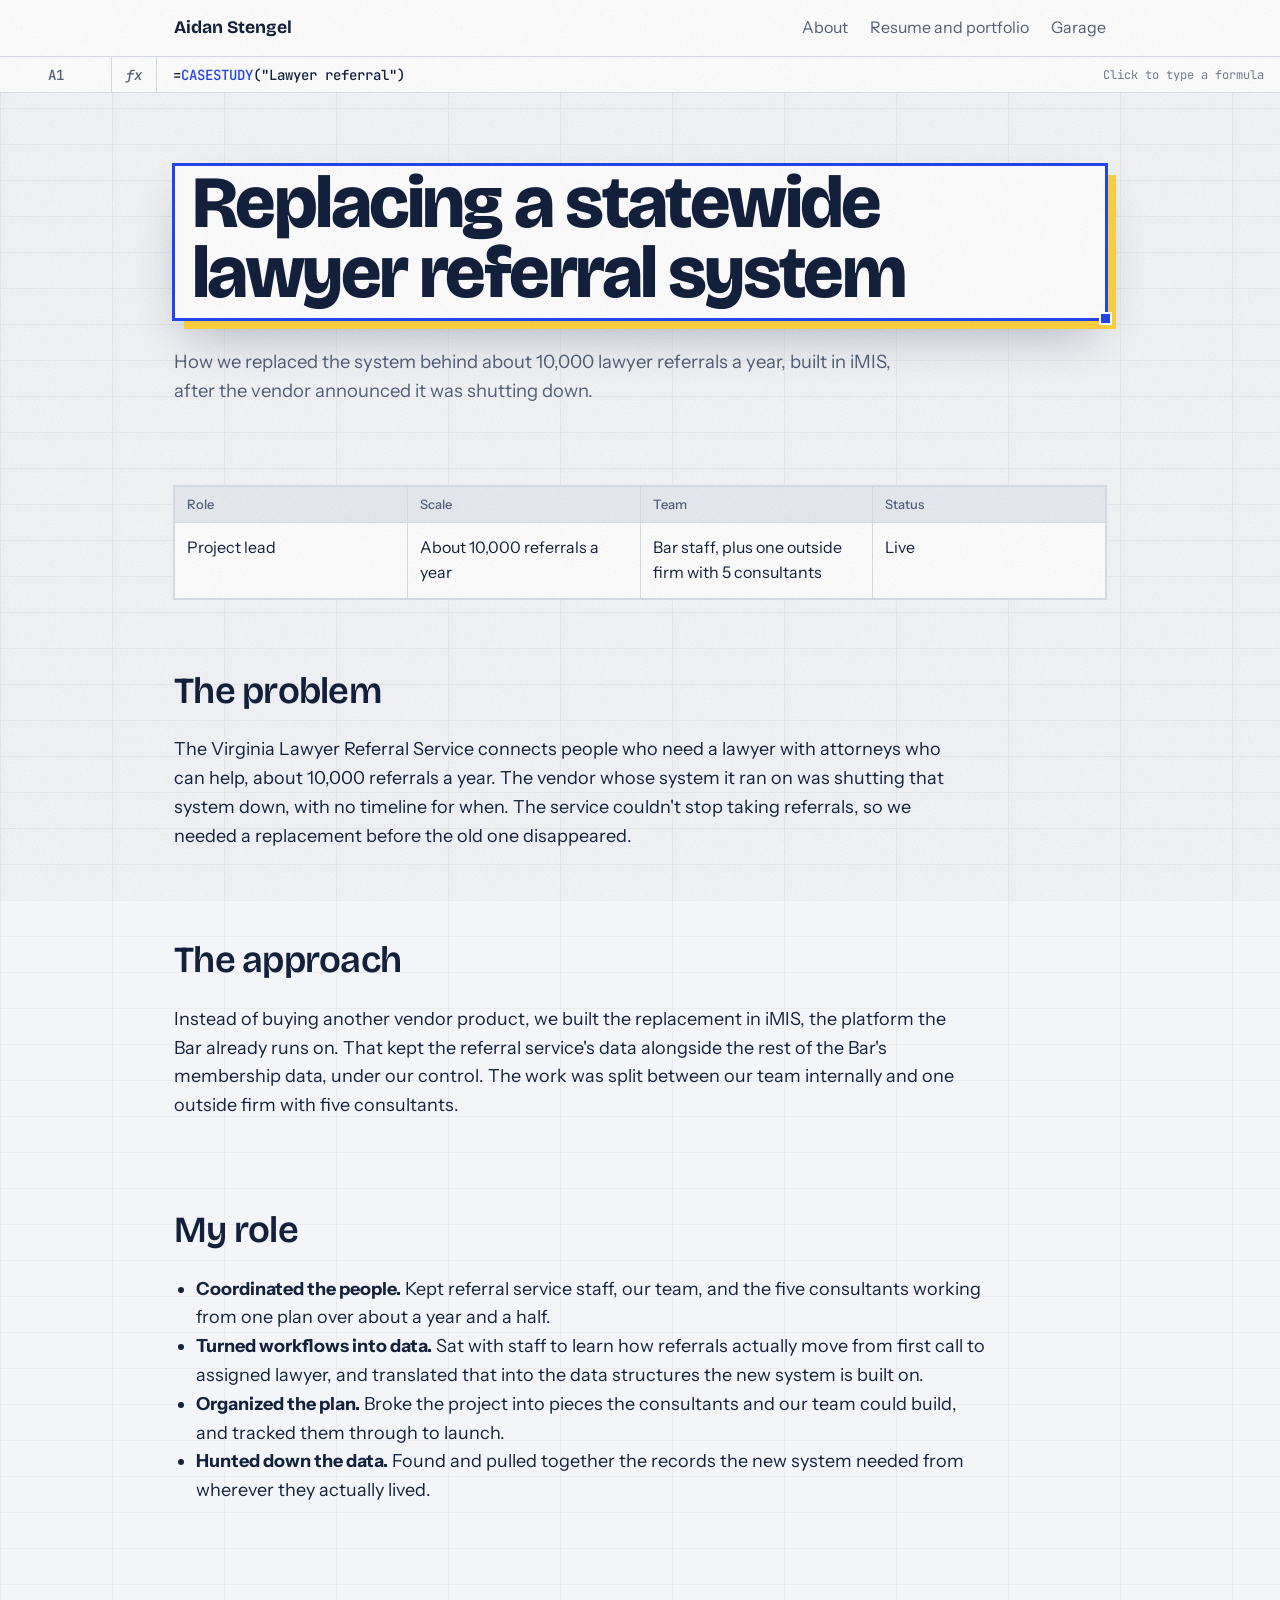
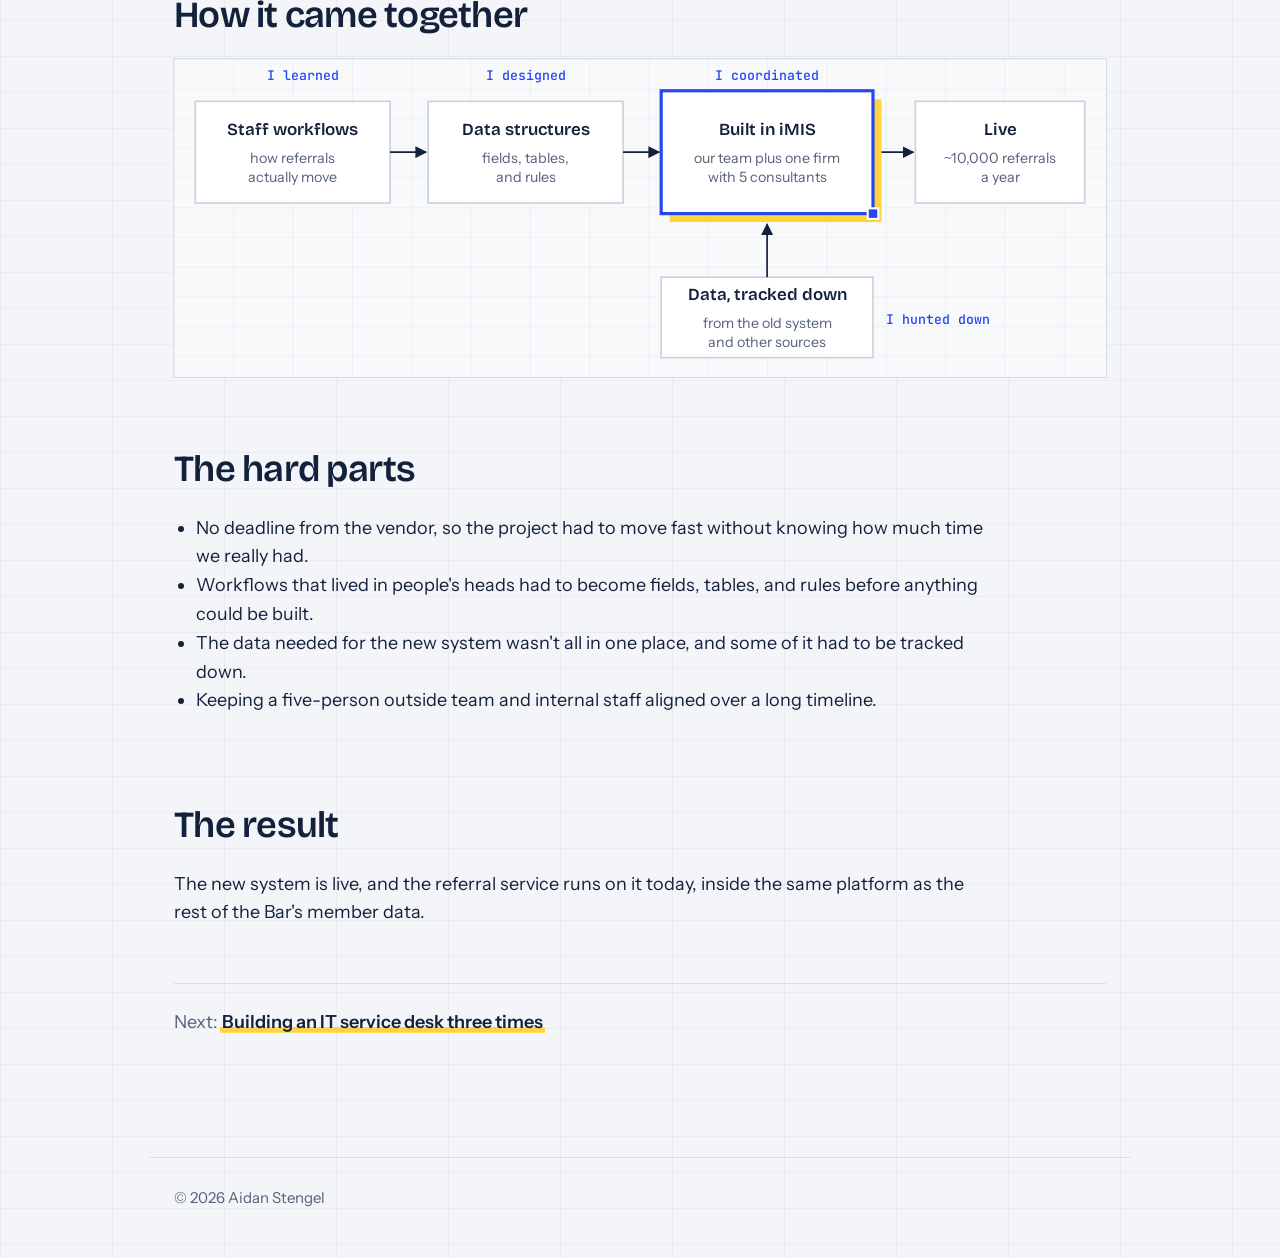
<file: work/lawyer-referral/index.html>
<!DOCTYPE html>
<html lang="en">
<head>
  <meta charset="utf-8">
  <meta name="viewport" content="width=device-width, initial-scale=1">
  <title>Replacing a statewide lawyer referral system · Aidan Stengel</title>
  <meta name="description" content="Replacing the Virginia Lawyer Referral Service system, built in iMIS with one outside firm, after the vendor shut it down.">
  <meta property="og:type" content="article">
  <meta property="og:site_name" content="Aidan Stengel">
  <meta property="og:title" content="Replacing a statewide lawyer referral system">
  <meta property="og:description" content="Replacing the Virginia Lawyer Referral Service system, built in iMIS with one outside firm, after the vendor shut it down.">
  <meta property="og:url" content="https://aidanstengel.com/work/lawyer-referral/">
  <meta property="og:image" content="https://aidanstengel.com/assets/img/og.png">
  <meta name="twitter:card" content="summary_large_image">
  <link rel="canonical" href="https://aidanstengel.com/work/lawyer-referral/">
  <link rel="icon" href="/favicon.ico" sizes="48x48">
  <link rel="icon" href="/assets/img/favicon.svg" type="image/svg+xml">
  <link rel="icon" href="/assets/img/favicon-96.png" type="image/png" sizes="96x96">
  <link rel="apple-touch-icon" href="/assets/img/apple-touch-icon.png">
  <link rel="preconnect" href="https://fonts.googleapis.com">
  <link rel="preconnect" href="https://fonts.gstatic.com" crossorigin>
  <link href="https://fonts.googleapis.com/css2?family=Bricolage+Grotesque:opsz,wght@12..96,400;12..96,600;12..96,800&family=Instrument+Sans:wght@400;500;600&family=JetBrains+Mono:wght@400;500&display=swap" rel="stylesheet">
  <link rel="stylesheet" href="/assets/site.css">
</head>
<body class="cs">

<header class="topbar">
  <div class="in">
    <a class="home" href="/">Aidan Stengel</a>
    <nav aria-label="Site">
      <a href="/about/">About</a>
      <a href="/resume/">Resume<span class="long"> and portfolio</span></a>
      <a href="/garage/">Garage</a>
    </nav>
  </div>
</header>

<div class="sheetbar" aria-hidden="true"><div class="ref">A1</div><div class="fx">fx</div><div class="expr">=<span class="fn">CASESTUDY</span>("Lawyer referral")</div></div>

<div class="page-head">
  <h1>Replacing a statewide lawyer referral system</h1>
  <p>How we replaced the system behind about 10,000 lawyer referrals a year, built in iMIS, after the vendor announced it was shutting down.</p>
</div>

<main>
  <section aria-label="Project summary">
    <table class="cs-meta">
      <thead><tr><th scope="col">Role</th><th scope="col">Scale</th><th scope="col">Team</th><th scope="col">Status</th></tr></thead>
      <tbody><tr>
        <td data-label="Role">Project lead</td>
        <td data-label="Scale">About 10,000 referrals a year</td>
        <td data-label="Team">Bar staff, plus one outside firm with 5 consultants</td>
        <td data-label="Status">Live</td>
      </tr></tbody>
    </table>
  </section>

  <section class="prose" aria-labelledby="problem-h">
    <h2 id="problem-h">The problem</h2>
    <p>The Virginia Lawyer Referral Service connects people who need a lawyer with attorneys who can help, about 10,000 referrals a year. The vendor whose system it ran on was shutting that system down, with no timeline for when. The service couldn't stop taking referrals, so we needed a replacement before the old one disappeared.</p>
  </section>

  <section class="prose" aria-labelledby="approach-h">
    <h2 id="approach-h">The approach</h2>
    <p>Instead of buying another vendor product, we built the replacement in iMIS, the platform the Bar already runs on. That kept the referral service's data alongside the rest of the Bar's membership data, under our control. The work was split between our team internally and one outside firm with five consultants.</p>
  </section>

  <section class="prose" aria-labelledby="role-h">
    <h2 id="role-h">My role</h2>
    <ul>
      <li><strong>Coordinated the people.</strong> Kept referral service staff, our team, and the five consultants working from one plan over about a year and a half.</li>
      <li><strong>Turned workflows into data.</strong> Sat with staff to learn how referrals actually move from first call to assigned lawyer, and translated that into the data structures the new system is built on.</li>
      <li><strong>Organized the plan.</strong> Broke the project into pieces the consultants and our team could build, and tracked them through to launch.</li>
      <li><strong>Hunted down the data.</strong> Found and pulled together the records the new system needed from wherever they actually lived.</li>
    </ul>
  </section>

  <section aria-labelledby="flow-h">
    <h2 id="flow-h">How it came together</h2>
    <figure class="diagram">
      <div class="diagram-scroll"><svg viewBox="0 0 880 300" role="img" aria-labelledby="lrs-t lrs-d">
        <title id="lrs-t">How the project came together</title><desc id="lrs-d">Referral staff workflows were translated into data structures, which were built in iMIS by the internal team and one outside firm with five consultants, with data tracked down from the old system and other sources. The system is now live, handling about 10,000 referrals a year.</desc>
        <defs><marker id="ah" viewBox="0 0 10 10" refX="9" refY="5" markerWidth="7" markerHeight="7" orient="auto-start-reverse"><path d="M0,0 L10,5 L0,10 z" fill="#14213D"/></marker>
        <pattern id="lrs-g" width="56" height="28" patternUnits="userSpaceOnUse"><path d="M56 0H0V28" fill="none" stroke="#E3E7EE" stroke-width="1"/></pattern></defs>
        <rect width="880" height="300" fill="#F8F9FB"/><rect width="880" height="300" fill="url(#lrs-g)"/>
        <rect x="20" y="40" width="184" height="96" fill="#fff" stroke="#C9D0DB" stroke-width="1.5"/><text x="112.0" y="72" text-anchor="middle" class="t">Staff workflows</text><text x="112.0" y="98" text-anchor="middle" class="s">how referrals</text><text x="112.0" y="116" text-anchor="middle" class="s">actually move</text><rect x="240" y="40" width="184" height="96" fill="#fff" stroke="#C9D0DB" stroke-width="1.5"/><text x="332.0" y="72" text-anchor="middle" class="t">Data structures</text><text x="332.0" y="98" text-anchor="middle" class="s">fields, tables,</text><text x="332.0" y="116" text-anchor="middle" class="s">and rules</text><rect x="468" y="38" width="200" height="116" fill="#FFD23F"/><rect x="460" y="30" width="200" height="116" fill="#fff" stroke="#2546F0" stroke-width="3"/><rect x="655" y="141" width="10" height="10" fill="#2546F0" stroke="#fff" stroke-width="2"/><text x="560.0" y="72" text-anchor="middle" class="t">Built in iMIS</text><text x="560.0" y="98" text-anchor="middle" class="s">our team plus one firm</text><text x="560.0" y="116" text-anchor="middle" class="s">with 5 consultants</text><rect x="700" y="40" width="160" height="96" fill="#fff" stroke="#C9D0DB" stroke-width="1.5"/><text x="780.0" y="72" text-anchor="middle" class="t">Live</text><text x="780.0" y="98" text-anchor="middle" class="s">~10,000 referrals</text><text x="780.0" y="116" text-anchor="middle" class="s">a year</text><rect x="460" y="206" width="200" height="76" fill="#fff" stroke="#C9D0DB" stroke-width="1.5"/><text x="560.0" y="228" text-anchor="middle" class="t">Data, tracked down</text><text x="560.0" y="254" text-anchor="middle" class="s">from the old system</text><text x="560.0" y="272" text-anchor="middle" class="s">and other sources</text><line x1="204" y1="88" x2="238" y2="88" class="a" marker-end="url(#ah)"/><line x1="424" y1="88" x2="458" y2="88" class="a" marker-end="url(#ah)"/><line x1="668" y1="88" x2="698" y2="88" class="a" marker-end="url(#ah)"/><line x1="560" y1="206" x2="560" y2="156" class="a" marker-end="url(#ah)"/><text x="122" y="20" text-anchor="middle" class="l">I learned</text><text x="332" y="20" text-anchor="middle" class="l">I designed</text><text x="560" y="20" text-anchor="middle" class="l">I coordinated</text><text x="672" y="250" text-anchor="start" class="l">I hunted down</text>
      </svg></div>
    </figure>
  </section>

  <section class="prose" aria-labelledby="hard-h">
    <h2 id="hard-h">The hard parts</h2>
    <ul>
      <li>No deadline from the vendor, so the project had to move fast without knowing how much time we really had.</li>
      <li>Workflows that lived in people's heads had to become fields, tables, and rules before anything could be built.</li>
      <li>The data needed for the new system wasn't all in one place, and some of it had to be tracked down.</li>
      <li>Keeping a five-person outside team and internal staff aligned over a long timeline.</li>
    </ul>
  </section>

  <section class="prose" aria-labelledby="status-h">
    <h2 id="status-h">The result</h2>
    <p>The new system is live, and the referral service runs on it today, inside the same platform as the rest of the Bar's member data.</p>
  </section>
  <p class="cs-next">Next: <a href="/work/service-desk/">Building an IT service desk three times</a></p>
</main>

<footer>
  <span>© <span id="yr"></span> Aidan Stengel</span>
</footer>
<script>document.getElementById('yr').textContent = new Date().getFullYear();</script>
<script src="/assets/cmdbar.js" defer></script>
</body>
</html>
</file>
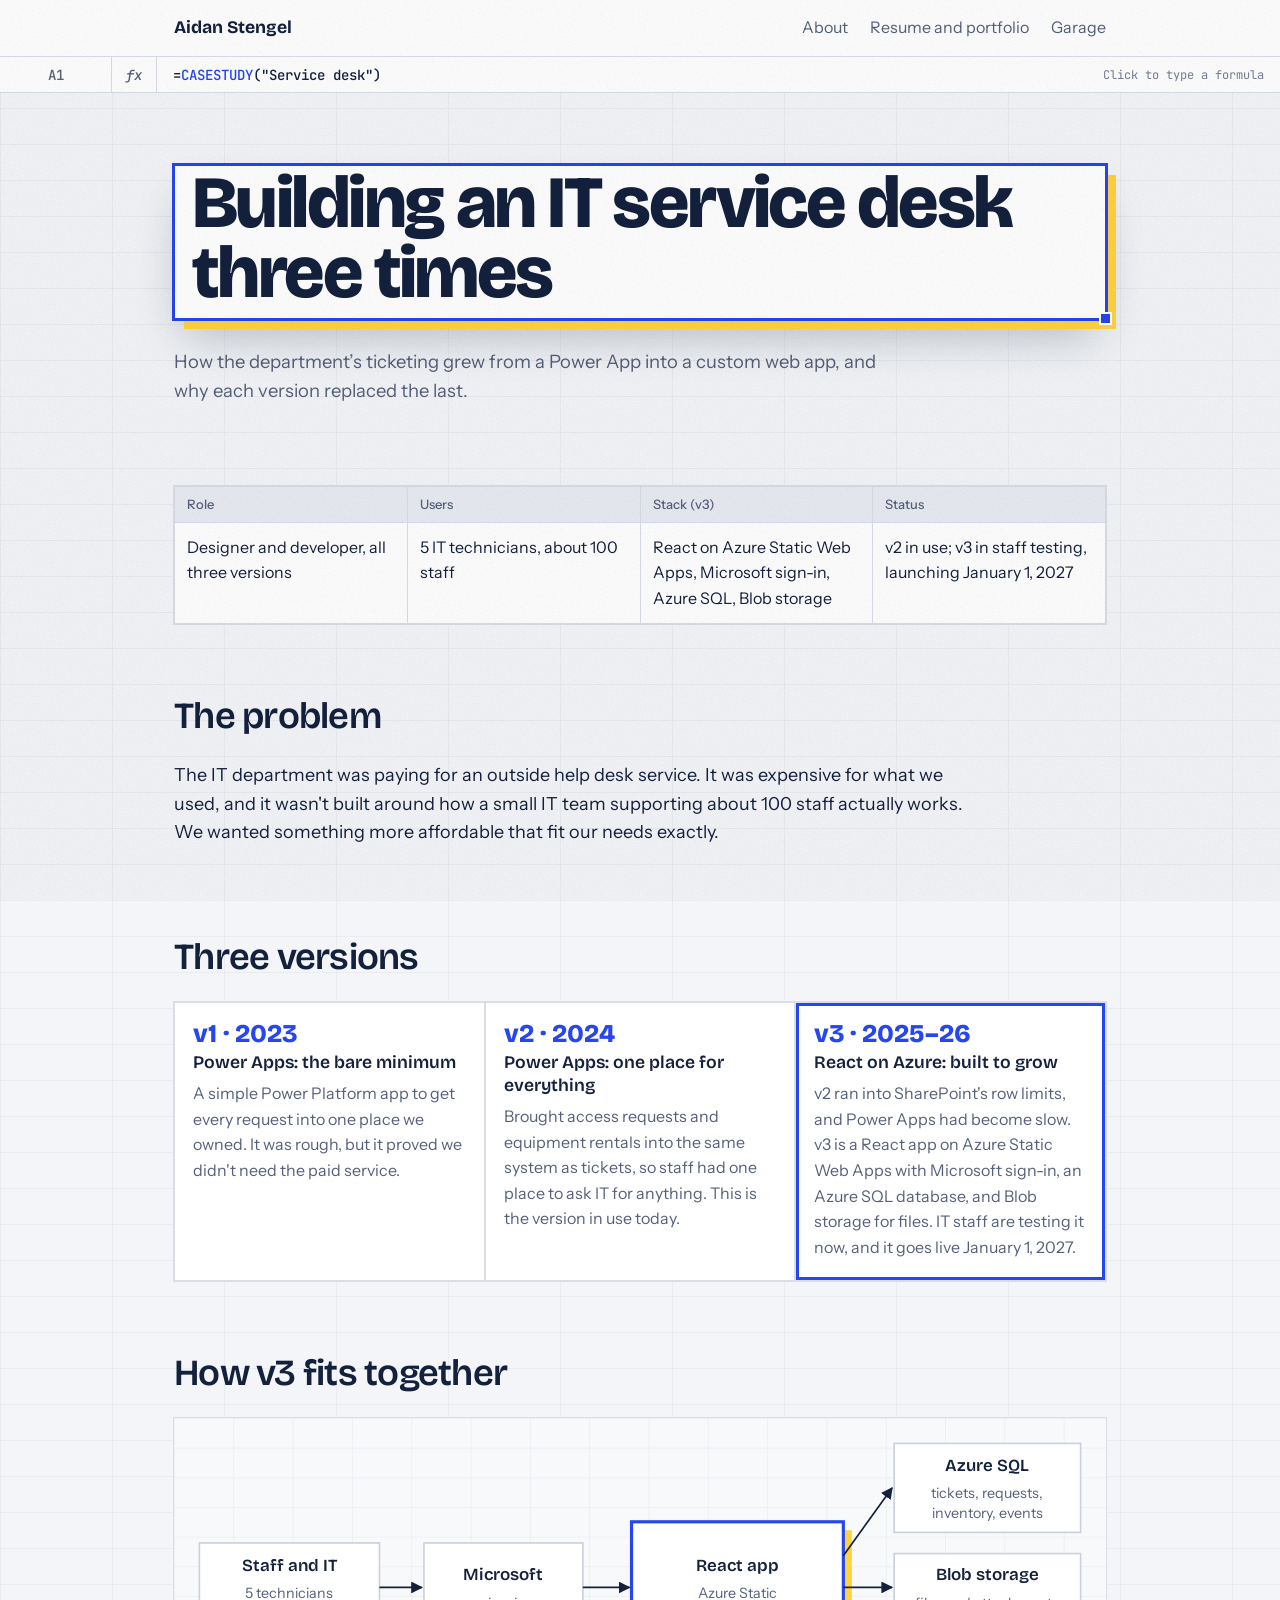
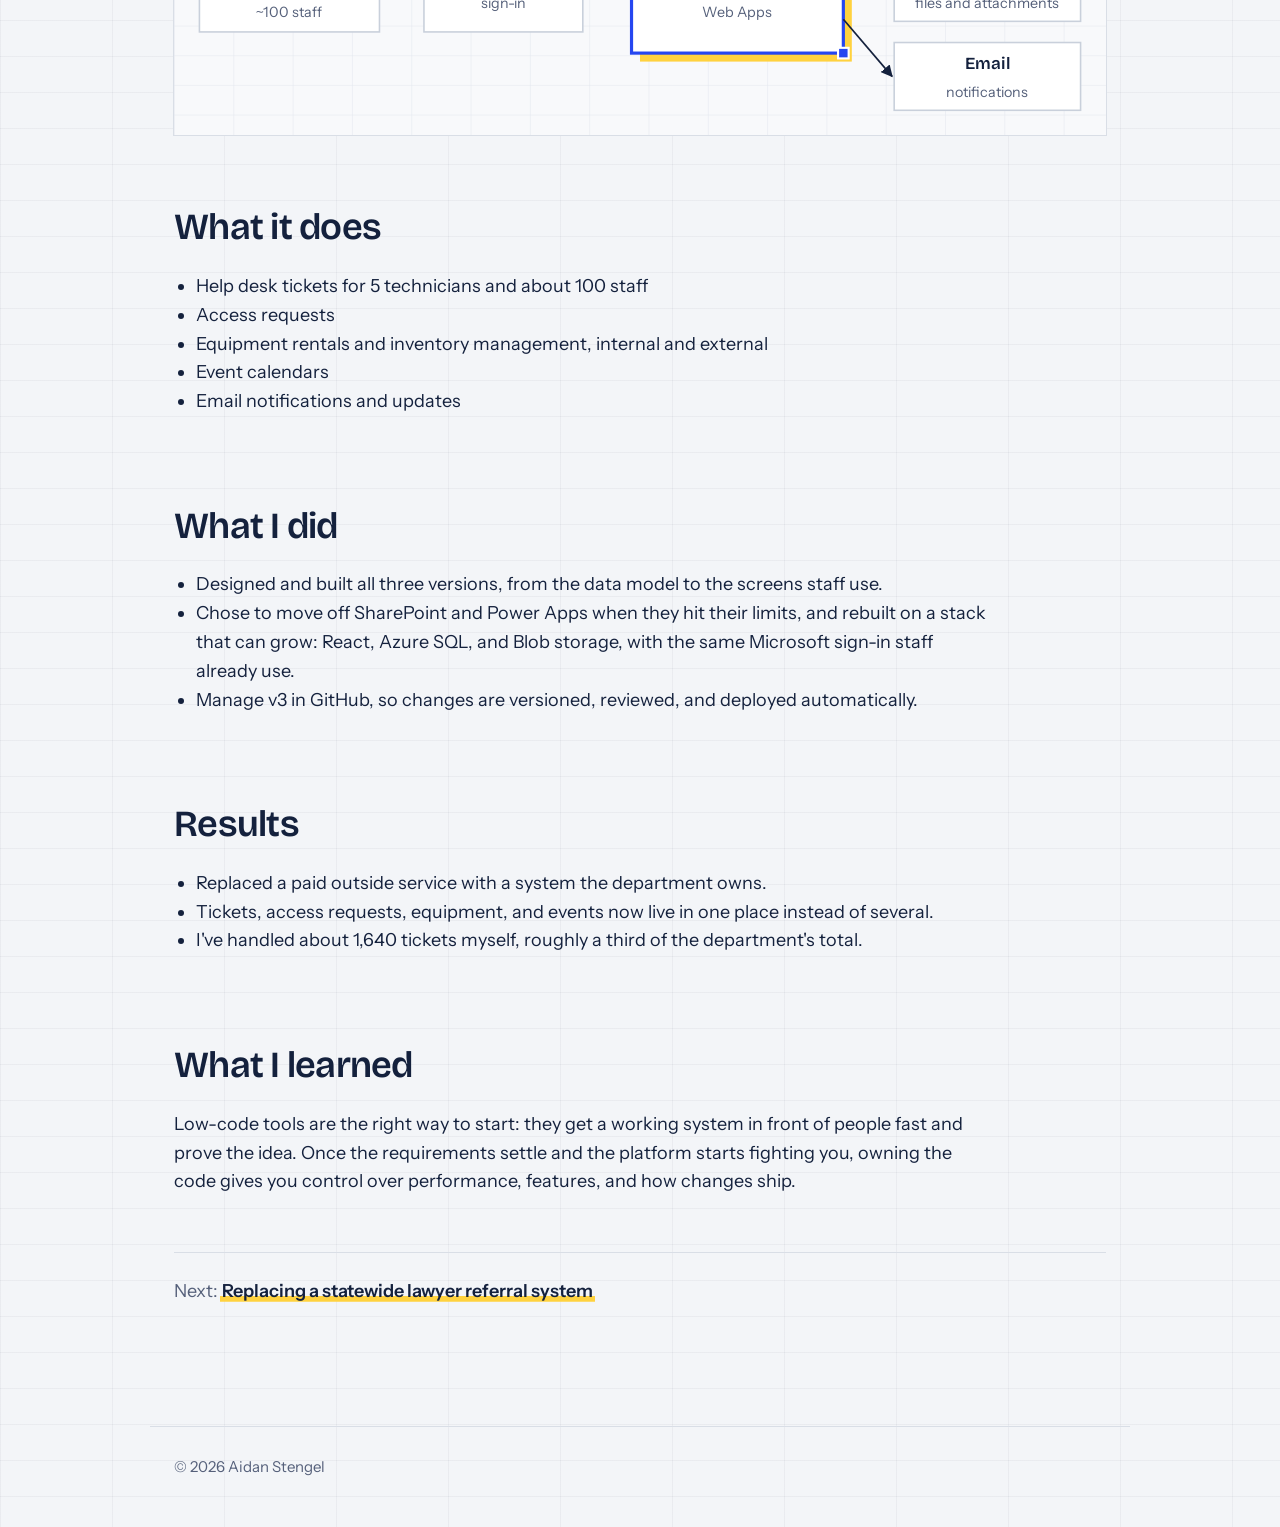
<file: work/service-desk/index.html>
<!DOCTYPE html>
<html lang="en">
<head>
  <meta charset="utf-8">
  <meta name="viewport" content="width=device-width, initial-scale=1">
  <title>Building an IT service desk three times · Aidan Stengel</title>
  <meta name="description" content="How an IT service desk grew from a Power App into a custom web app on Azure, and why each version replaced the last.">
  <meta property="og:type" content="article">
  <meta property="og:site_name" content="Aidan Stengel">
  <meta property="og:title" content="Building an IT service desk three times">
  <meta property="og:description" content="How an IT service desk grew from a Power App into a custom web app on Azure, and why each version replaced the last.">
  <meta property="og:url" content="https://aidanstengel.com/work/service-desk/">
  <meta property="og:image" content="https://aidanstengel.com/assets/img/og.png">
  <meta name="twitter:card" content="summary_large_image">
  <link rel="canonical" href="https://aidanstengel.com/work/service-desk/">
  <link rel="icon" href="/favicon.ico" sizes="48x48">
  <link rel="icon" href="/assets/img/favicon.svg" type="image/svg+xml">
  <link rel="icon" href="/assets/img/favicon-96.png" type="image/png" sizes="96x96">
  <link rel="apple-touch-icon" href="/assets/img/apple-touch-icon.png">
  <link rel="preconnect" href="https://fonts.googleapis.com">
  <link rel="preconnect" href="https://fonts.gstatic.com" crossorigin>
  <link href="https://fonts.googleapis.com/css2?family=Bricolage+Grotesque:opsz,wght@12..96,400;12..96,600;12..96,800&family=Instrument+Sans:wght@400;500;600&family=JetBrains+Mono:wght@400;500&display=swap" rel="stylesheet">
  <link rel="stylesheet" href="/assets/site.css">
</head>
<body class="cs">

<header class="topbar">
  <div class="in">
    <a class="home" href="/">Aidan Stengel</a>
    <nav aria-label="Site">
      <a href="/about/">About</a>
      <a href="/resume/">Resume<span class="long"> and portfolio</span></a>
      <a href="/garage/">Garage</a>
    </nav>
  </div>
</header>

<div class="sheetbar" aria-hidden="true"><div class="ref">A1</div><div class="fx">fx</div><div class="expr">=<span class="fn">CASESTUDY</span>("Service desk")</div></div>

<div class="page-head">
  <h1>Building an IT service desk three times</h1>
  <p>How the department’s ticketing grew from a Power App into a custom web app, and why each version replaced the last.</p>
</div>

<main>
  <section aria-label="Project summary">
    <table class="cs-meta">
      <thead><tr><th scope="col">Role</th><th scope="col">Users</th><th scope="col">Stack (v3)</th><th scope="col">Status</th></tr></thead>
      <tbody><tr>
        <td data-label="Role">Designer and developer, all three versions</td>
        <td data-label="Users">5 IT technicians, about 100 staff</td>
        <td data-label="Stack (v3)">React on Azure Static Web Apps, Microsoft sign-in, Azure SQL, Blob storage</td>
        <td data-label="Status">v2 in use; v3 in staff testing, launching January 1, 2027</td>
      </tr></tbody>
    </table>
  </section>

  <section class="prose" aria-labelledby="problem-h">
    <h2 id="problem-h">The problem</h2>
    <p>The IT department was paying for an outside help desk service. It was expensive for what we used, and it wasn't built around how a small IT team supporting about 100 staff actually works. We wanted something more affordable that fit our needs exactly.</p>
  </section>

  <section aria-labelledby="versions-h">
    <h2 id="versions-h">Three versions</h2>
    <ol class="versions">
      <li><b>v1 · 2023</b><h3>Power Apps: the bare minimum</h3><p>A simple Power Platform app to get every request into one place we owned. It was rough, but it proved we didn't need the paid service.</p></li>
      <li><b>v2 · 2024</b><h3>Power Apps: one place for everything</h3><p>Brought access requests and equipment rentals into the same system as tickets, so staff had one place to ask IT for anything. This is the version in use today.</p></li>
      <li class="now"><b>v3 · 2025–26</b><h3>React on Azure: built to grow</h3><p>v2 ran into SharePoint's row limits, and Power Apps had become slow. v3 is a React app on Azure Static Web Apps with Microsoft sign-in, an Azure SQL database, and Blob storage for files. IT staff are testing it now, and it goes live January 1, 2027.</p></li>
    </ol>
  </section>

  <section aria-labelledby="arch-h">
    <h2 id="arch-h">How v3 fits together</h2>
    <figure class="diagram">
      <div class="diagram-scroll"><svg viewBox="0 0 880 300" role="img" aria-labelledby="sd-t sd-d">
        <title id="sd-t">How v3 fits together</title><desc id="sd-d">Staff and IT technicians sign in with their Microsoft accounts to a React app hosted on Azure Static Web Apps. The app stores tickets, requests, inventory and events in Azure SQL, files in Blob storage, and sends email notifications.</desc>
        <defs><marker id="ah" viewBox="0 0 10 10" refX="9" refY="5" markerWidth="7" markerHeight="7" orient="auto-start-reverse"><path d="M0,0 L10,5 L0,10 z" fill="#14213D"/></marker>
        <pattern id="sd-g" width="56" height="28" patternUnits="userSpaceOnUse"><path d="M56 0H0V28" fill="none" stroke="#E3E7EE" stroke-width="1"/></pattern></defs>
        <rect width="880" height="300" fill="#F8F9FB"/><rect width="880" height="300" fill="url(#sd-g)"/>
        <rect x="24" y="118" width="170" height="84" fill="#fff" stroke="#C9D0DB" stroke-width="1.5"/><text x="109.0" y="144" text-anchor="middle" class="t">Staff and IT</text><text x="109.0" y="170" text-anchor="middle" class="s">5 technicians</text><text x="109.0" y="188" text-anchor="middle" class="s">~100 staff</text><rect x="236" y="118" width="150" height="84" fill="#fff" stroke="#C9D0DB" stroke-width="1.5"/><text x="311.0" y="153" text-anchor="middle" class="t">Microsoft</text><text x="311.0" y="179" text-anchor="middle" class="s">sign-in</text><rect x="440" y="106" width="200" height="124" fill="#FFD23F"/><rect x="432" y="98" width="200" height="124" fill="#fff" stroke="#2546F0" stroke-width="3"/><rect x="627" y="217" width="10" height="10" fill="#2546F0" stroke="#fff" stroke-width="2"/><text x="532.0" y="144" text-anchor="middle" class="t">React app</text><text x="532.0" y="170" text-anchor="middle" class="s">Azure Static</text><text x="532.0" y="188" text-anchor="middle" class="s">Web Apps</text><rect x="680" y="24" width="176" height="84" fill="#fff" stroke="#C9D0DB" stroke-width="1.5"/><text x="768.0" y="50" text-anchor="middle" class="t">Azure SQL</text><text x="768.0" y="76" text-anchor="middle" class="s">tickets, requests,</text><text x="768.0" y="94" text-anchor="middle" class="s">inventory, events</text><rect x="680" y="128" width="176" height="64" fill="#fff" stroke="#C9D0DB" stroke-width="1.5"/><text x="768.0" y="153" text-anchor="middle" class="t">Blob storage</text><text x="768.0" y="179" text-anchor="middle" class="s">files and attachments</text><rect x="680" y="212" width="176" height="64" fill="#fff" stroke="#C9D0DB" stroke-width="1.5"/><text x="768.0" y="237" text-anchor="middle" class="t">Email</text><text x="768.0" y="263" text-anchor="middle" class="s">notifications</text><line x1="194" y1="160" x2="234" y2="160" class="a" marker-end="url(#ah)"/><line x1="386" y1="160" x2="430" y2="160" class="a" marker-end="url(#ah)"/><line x1="632" y1="130" x2="678" y2="66" class="a" marker-end="url(#ah)"/><line x1="632" y1="160" x2="678" y2="160" class="a" marker-end="url(#ah)"/><line x1="632" y1="190" x2="678" y2="244" class="a" marker-end="url(#ah)"/>
      </svg></div>
    </figure>
  </section>

  <section class="prose" aria-labelledby="does-h">
    <h2 id="does-h">What it does</h2>
    <ul>
      <li>Help desk tickets for 5 technicians and about 100 staff</li>
      <li>Access requests</li>
      <li>Equipment rentals and inventory management, internal and external</li>
      <li>Event calendars</li>
      <li>Email notifications and updates</li>
    </ul>
  </section>

  <section class="prose" aria-labelledby="did-h">
    <h2 id="did-h">What I did</h2>
    <ul>
      <li>Designed and built all three versions, from the data model to the screens staff use.</li>
      <li>Chose to move off SharePoint and Power Apps when they hit their limits, and rebuilt on a stack that can grow: React, Azure SQL, and Blob storage, with the same Microsoft sign-in staff already use.</li>
      <li>Manage v3 in GitHub, so changes are versioned, reviewed, and deployed automatically.</li>
    </ul>
  </section>

  <section class="prose" aria-labelledby="results-h">
    <h2 id="results-h">Results</h2>
    <ul>
      <li>Replaced a paid outside service with a system the department owns.</li>
      <li>Tickets, access requests, equipment, and events now live in one place instead of several.</li>
      <li>I've handled about 1,640 tickets myself, roughly a third of the department's total.</li>
    </ul>
  </section>

  <section class="prose" aria-labelledby="learned-h">
    <h2 id="learned-h">What I learned</h2>
    <p>Low-code tools are the right way to start: they get a working system in front of people fast and prove the idea. Once the requirements settle and the platform starts fighting you, owning the code gives you control over performance, features, and how changes ship.</p>
  </section>
  <p class="cs-next">Next: <a href="/work/lawyer-referral/">Replacing a statewide lawyer referral system</a></p>
</main>

<footer>
  <span>© <span id="yr"></span> Aidan Stengel</span>
</footer>
<script>document.getElementById('yr').textContent = new Date().getFullYear();</script>
<script src="/assets/cmdbar.js" defer></script>
</body>
</html>
</file>
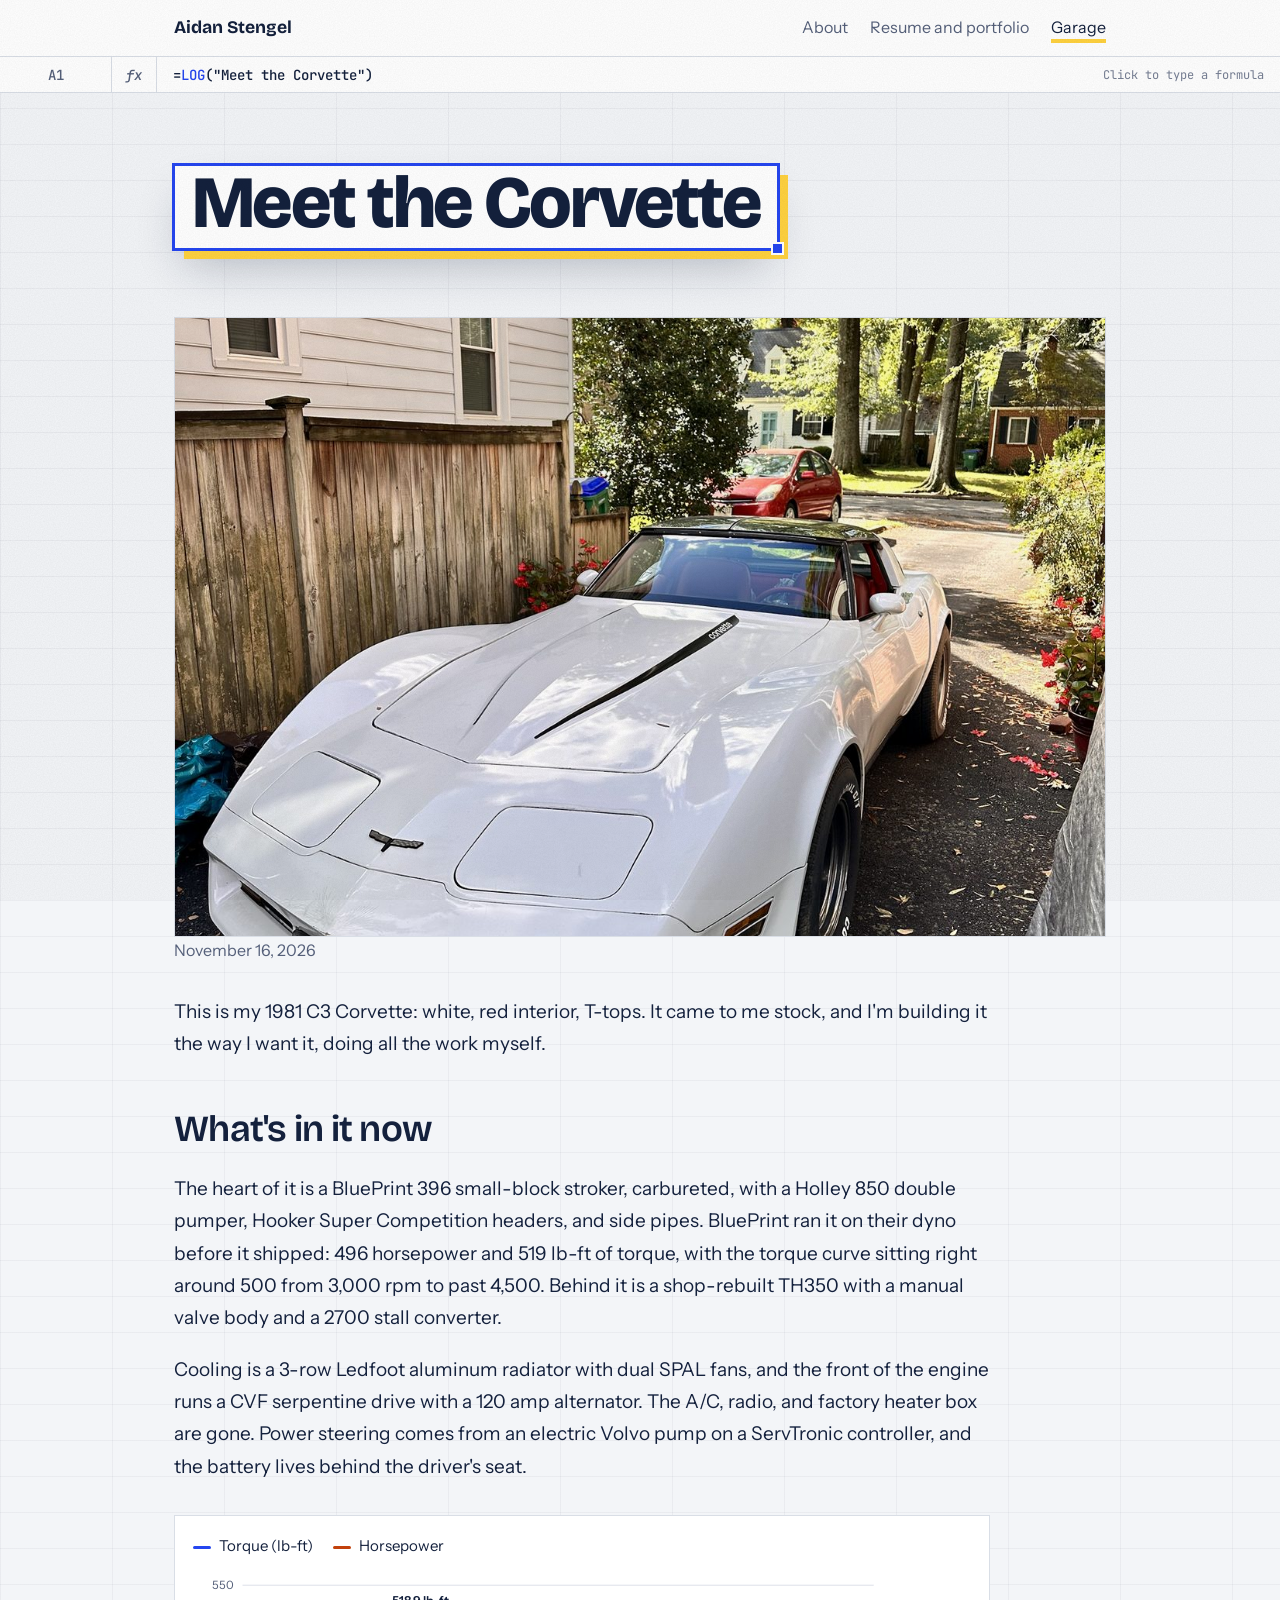
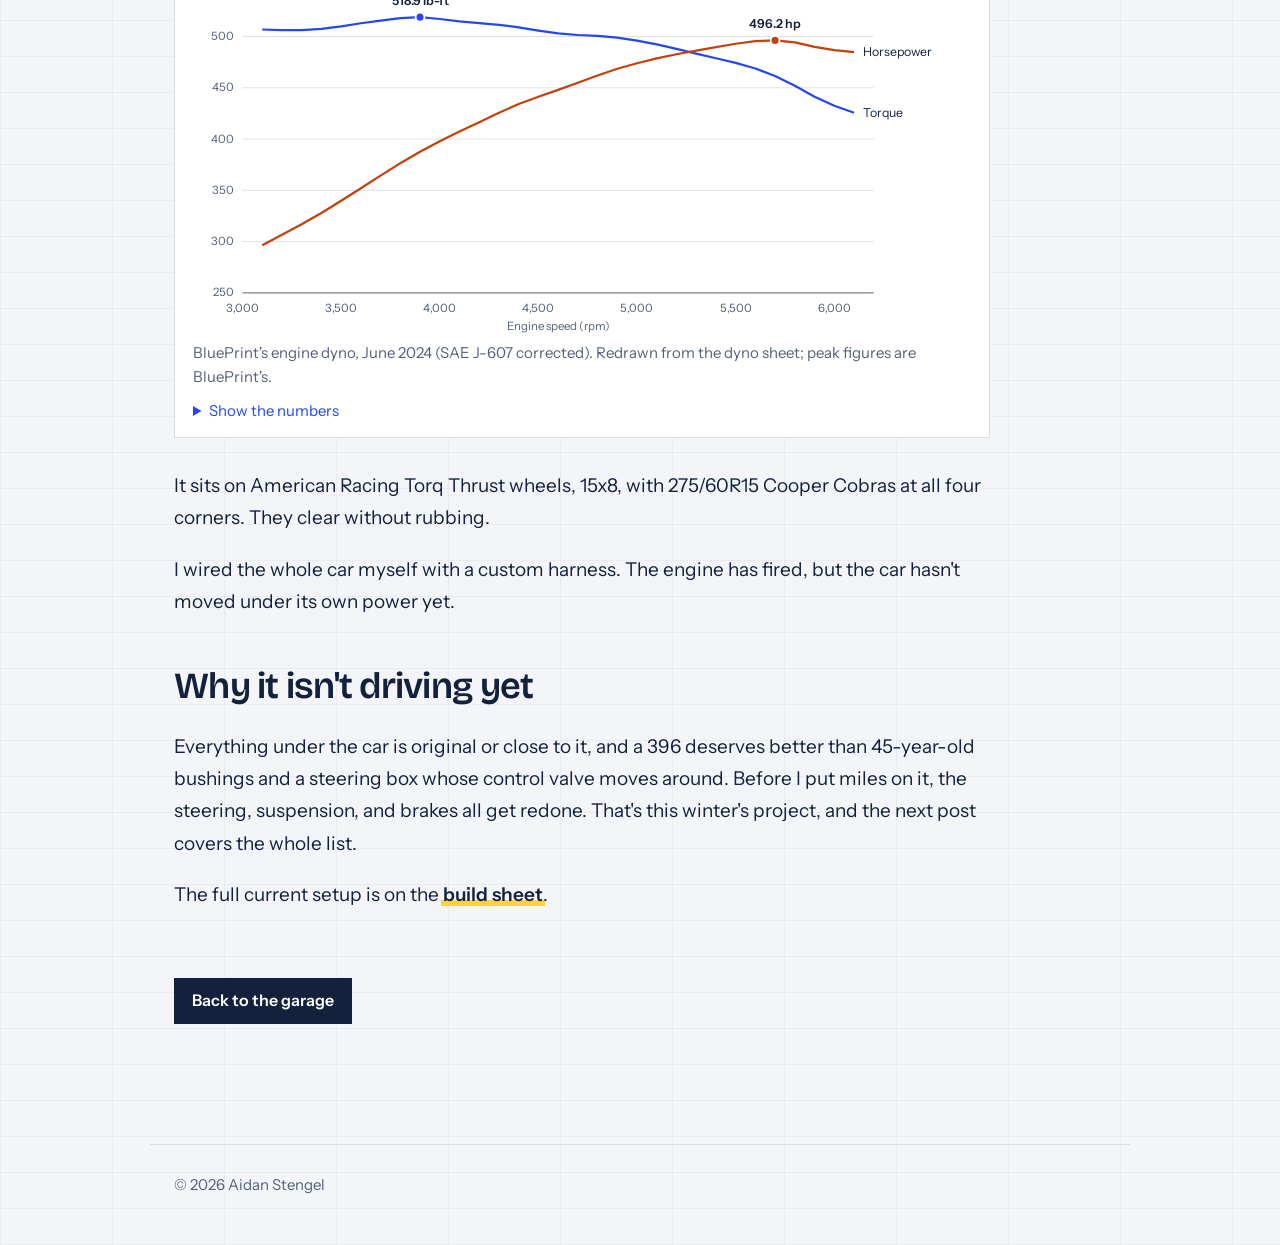
<file: garage/posts/meet-the-corvette/index.html>
<!DOCTYPE html>
<html lang="en">
<head>
  <meta charset="utf-8">
  <meta name="viewport" content="width=device-width, initial-scale=1">
  <title>Meet the Corvette · Aidan Stengel</title>
  <meta name="description" content="Where Aidan Stengel's 1981 C3 Corvette build stands today and where it's going.">
  <link rel="icon" href="/favicon.ico" sizes="48x48">
  <link rel="icon" href="/assets/img/favicon.svg" type="image/svg+xml">
  <link rel="icon" href="/assets/img/favicon-96.png" type="image/png" sizes="96x96">
  <link rel="apple-touch-icon" href="/assets/img/apple-touch-icon.png">
  <meta property="og:type" content="website">
  <meta property="og:site_name" content="Aidan Stengel">
  <meta property="og:title" content="Meet the Corvette · Aidan Stengel">
  <meta property="og:description" content="Where the 1981 C3 Corvette build stands today and where it is going.">
  <meta property="og:url" content="https://aidanstengel.com/garage/posts/meet-the-corvette/">
  <meta property="og:image" content="https://aidanstengel.com/garage/img/vette-driveway-wide.jpg">
  <meta name="twitter:card" content="summary_large_image">
  <link rel="canonical" href="https://aidanstengel.com/garage/posts/meet-the-corvette/">
  <link rel="preconnect" href="https://fonts.googleapis.com">
  <link rel="preconnect" href="https://fonts.gstatic.com" crossorigin>
  <link href="https://fonts.googleapis.com/css2?family=Bricolage+Grotesque:opsz,wght@12..96,400;12..96,600;12..96,800&family=Instrument+Sans:wght@400;500;600&family=JetBrains+Mono:wght@400;500&display=swap" rel="stylesheet">
  <link rel="stylesheet" href="/assets/site.css">
</head>
<body>

<header class="topbar">
  <div class="in">
    <a class="home" href="/">Aidan Stengel</a>
    <nav aria-label="Site">
      <a href="/about/">About</a>
      <a href="/resume/">Resume<span class="long"> and portfolio</span></a>
      <a href="/garage/" aria-current="page">Garage</a>
    </nav>
  </div>
</header>

<div class="sheetbar" aria-hidden="true"><div class="ref">A1</div><div class="fx">fx</div><div class="expr">=<span class="fn">LOG</span>("Meet the Corvette")</div></div>

<div class="page-head">
  <h1>Meet the Corvette</h1>
</div>
<div class="hero-photo"><img src="/garage/img/vette-front-sun.jpg" alt="White 1981 Corvette parked in a driveway" width="1200" height="1600" style="max-height:620px"></div>

<main>
  <article class="article">
    <p class="byline"><time datetime="2026-11-16">November 16, 2026</time></p>

    <p>This is my 1981 C3 Corvette: white, red interior, T-tops. It came to me stock, and I'm building it the way I want it, doing all the work myself.</p>

    <h2>What's in it now</h2>
    <p>The heart of it is a BluePrint 396 small-block stroker, carbureted, with a Holley 850 double pumper, Hooker Super Competition headers, and side pipes. BluePrint ran it on their dyno before it shipped: 496 horsepower and 519 lb-ft of torque, with the torque curve sitting right around 500 from 3,000 rpm to past 4,500. Behind it is a shop-rebuilt TH350 with a manual valve body and a 2700 stall converter.</p>
    <p>Cooling is a 3-row Ledfoot aluminum radiator with dual SPAL fans, and the front of the engine runs a CVF serpentine drive with a 120 amp alternator. The A/C, radio, and factory heater box are gone. Power steering comes from an electric Volvo pump on a ServTronic controller, and the battery lives behind the driver's seat.</p>
    <figure class="dyno" id="dyno">
      <div class="dyno-legend" aria-hidden="true"><span><i style="background:#2546F0"></i>Torque (lb-ft)</span><span><i style="background:#C2410C"></i>Horsepower</span></div>
      <div class="dyno-scroll"><svg viewBox="0 0 880 420" role="img" aria-labelledby="dyno-t dyno-d">
        <title id="dyno-t">BluePrint 396 engine dyno</title>
        <desc id="dyno-d">Torque peaks at 518.9 lb-ft around 3,900 rpm and stays near 500 from 3,100 to 4,600 rpm. Horsepower peaks at 496.2 around 5,700 rpm.</desc>
        <line x1="56" x2="770" y1="372.0" y2="372.0" class="gl"/><text x="46" y="376.0" text-anchor="end" class="ax">250</text><line x1="56" x2="770" y1="314.0" y2="314.0" class="gl"/><text x="46" y="318.0" text-anchor="end" class="ax">300</text><line x1="56" x2="770" y1="256.0" y2="256.0" class="gl"/><text x="46" y="260.0" text-anchor="end" class="ax">350</text><line x1="56" x2="770" y1="198.0" y2="198.0" class="gl"/><text x="46" y="202.0" text-anchor="end" class="ax">400</text><line x1="56" x2="770" y1="140.0" y2="140.0" class="gl"/><text x="46" y="144.0" text-anchor="end" class="ax">450</text><line x1="56" x2="770" y1="82.0" y2="82.0" class="gl"/><text x="46" y="86.0" text-anchor="end" class="ax">500</text><line x1="56" x2="770" y1="24.0" y2="24.0" class="gl"/><text x="46" y="28.0" text-anchor="end" class="ax">550</text><text x="56.0" y="394" text-anchor="middle" class="ax">3,000</text><text x="167.6" y="394" text-anchor="middle" class="ax">3,500</text><text x="279.1" y="394" text-anchor="middle" class="ax">4,000</text><text x="390.7" y="394" text-anchor="middle" class="ax">4,500</text><text x="502.2" y="394" text-anchor="middle" class="ax">5,000</text><text x="613.8" y="394" text-anchor="middle" class="ax">5,500</text><text x="725.4" y="394" text-anchor="middle" class="ax">6,000</text>
        <line x1="56" x2="770" y1="372.0" y2="372.0" class="base"/>
        <path d="M78.3,74.1 L100.6,74.8 L122.9,74.7 L145.2,73.3 L167.6,70.5 L189.9,67.0 L212.2,64.0 L234.5,61.2 L256.8,60.1 L279.1,62.2 L301.4,64.8 L323.8,66.8 L346.1,68.8 L368.4,71.6 L390.7,75.3 L413.0,78.5 L435.3,80.3 L457.6,81.4 L479.9,83.3 L502.2,86.6 L524.6,91.0 L546.9,96.0 L569.2,101.3 L591.5,106.6 L613.8,111.8 L636.1,118.2 L658.4,126.7 L680.8,137.8 L703.1,150.1 L725.4,160.4 L747.7,168.3" fill="none" stroke="#2546F0" stroke-width="2.5" stroke-linejoin="round"/>
        <path d="M78.3,318.1 L100.6,306.2 L122.9,294.4 L145.2,281.6 L167.6,267.8 L189.9,253.6 L212.2,239.3 L234.5,225.3 L256.8,212.3 L279.1,200.4 L301.4,189.5 L323.8,179.0 L346.1,168.3 L368.4,158.3 L390.7,150.1 L413.0,142.4 L435.3,134.4 L457.6,126.1 L479.9,118.5 L502.2,112.3 L524.6,106.8 L546.9,102.1 L569.2,97.9 L591.5,94.1 L613.8,90.2 L636.1,87.3 L658.4,86.4 L680.8,88.7 L703.1,93.7 L725.4,97.5 L747.7,99.6" fill="none" stroke="#C2410C" stroke-width="2.5" stroke-linejoin="round"/>
        <circle cx="256.8" cy="60.1" r="5" fill="#2546F0" stroke="#fff" stroke-width="2"/>
        <text x="256.8" y="46.1" text-anchor="middle" class="pk">518.9 lb-ft</text>
        <circle cx="658.4" cy="86.4" r="5" fill="#C2410C" stroke="#fff" stroke-width="2"/>
        <text x="658.4" y="72.4" text-anchor="middle" class="pk">496.2 hp</text>
        <text x="757.7" y="173.3" class="lb">Torque</text>
        <text x="757.7" y="104.6" class="lb">Horsepower</text>
        <text x="413.0" y="414" text-anchor="middle" class="ax">Engine speed (rpm)</text>
        <line class="xh" x1="0" x2="0" y1="24" y2="372.0" style="display:none"/>
        <circle class="dt" r="4.5" fill="#2546F0" stroke="#fff" stroke-width="2" style="display:none"/>
        <circle class="dh" r="4.5" fill="#C2410C" stroke="#fff" stroke-width="2" style="display:none"/>
        <rect class="hit" x="56" y="24" width="714" height="348.0" fill="transparent"/>
      </svg></div>
      <div class="dyno-tip" role="status" hidden></div>
      <figcaption>BluePrint's engine dyno, June 2024 (SAE J-607 corrected). Redrawn from the dyno sheet; peak figures are BluePrint's.</figcaption>
      <details class="dyno-table"><summary>Show the numbers</summary>
        <table class="spec"><thead><tr><th>rpm</th><th>Torque (lb-ft)</th><th>Horsepower</th></tr></thead><tbody>
        <tr><td>3,100</td><td>507</td><td>296</td></tr><tr><td>3,300</td><td>506</td><td>317</td></tr><tr><td>3,500</td><td>510</td><td>340</td></tr><tr><td>3,700</td><td>516</td><td>364</td></tr><tr><td>3,900</td><td>519</td><td>388</td></tr><tr><td>4,100</td><td>515</td><td>407</td></tr><tr><td>4,300</td><td>511</td><td>426</td></tr><tr><td>4,500</td><td>506</td><td>441</td></tr><tr><td>4,700</td><td>502</td><td>455</td></tr><tr><td>4,900</td><td>499</td><td>468</td></tr><tr><td>5,100</td><td>492</td><td>479</td></tr><tr><td>5,300</td><td>483</td><td>486</td></tr><tr><td>5,500</td><td>474</td><td>493</td></tr><tr><td>5,700</td><td>462</td><td>496</td></tr><tr><td>5,900</td><td>441</td><td>490</td></tr><tr><td>6,100</td><td>426</td><td>485</td></tr>
        </tbody></table></details>
      <script>
      (function(){
        var D=[[3100, 506.8, 296.5], [3200, 506.2, 306.7], [3300, 506.3, 316.9], [3400, 507.5, 327.9], [3500, 509.9, 339.8], [3600, 512.9, 352.1], [3700, 515.5, 364.4], [3800, 517.9, 376.5], [3900, 518.9, 387.7], [4000, 517.1, 397.9], [4100, 514.8, 407.3], [4200, 513.1, 416.4], [4300, 511.4, 425.6], [4400, 509.0, 434.2], [4500, 505.8, 441.3], [4600, 503.0, 447.9], [4700, 501.5, 454.8], [4800, 500.5, 462.0], [4900, 498.9, 468.5], [5000, 496.0, 473.9], [5100, 492.2, 478.6], [5200, 487.9, 482.7], [5300, 483.4, 486.3], [5400, 478.8, 489.6], [5500, 474.3, 492.9], [5600, 468.8, 495.4], [5700, 461.5, 496.2], [5800, 451.9, 494.2], [5900, 441.3, 489.9], [6000, 432.4, 486.6], [6100, 425.6, 484.8]], L=56, R=110, W=880, T=24, H=420, B=48, x0=3000, x1=6200, y0=250, y1=550;
        function X(r){return L+(r-x0)/(x1-x0)*(W-L-R);} function Y(v){return T+(y1-v)/(y1-y0)*(H-T-B);}
        var f=document.getElementById('dyno'), s=f.querySelector('svg'), hit=s.querySelector('.hit'),
            xh=s.querySelector('.xh'), dt=s.querySelector('.dt'), dh=s.querySelector('.dh'), tip=f.querySelector('.dyno-tip');
        function show(ev){
          var p=s.createSVGPoint(); p.x=ev.clientX; p.y=ev.clientY; var q=p.matrixTransform(s.getScreenCTM().inverse());
          var rpm=x0+(q.x-L)/(W-L-R)*(x1-x0), best=D[0];
          D.forEach(function(d){ if(Math.abs(d[0]-rpm)<Math.abs(best[0]-rpm)) best=d; });
          var x=X(best[0]);
          xh.setAttribute('x1',x); xh.setAttribute('x2',x); xh.style.display='';
          dt.setAttribute('cx',x); dt.setAttribute('cy',Y(best[1])); dt.style.display='';
          dh.setAttribute('cx',x); dh.setAttribute('cy',Y(best[2])); dh.style.display='';
          tip.hidden=false;
          tip.innerHTML='<b>'+best[0].toLocaleString()+' rpm</b><br>Torque '+Math.round(best[1])+' lb-ft<br>Horsepower '+Math.round(best[2]);
          var bx=f.getBoundingClientRect(), sx=s.getBoundingClientRect(), px=(x/W)*sx.width+sx.left-bx.left;
          tip.style.left=Math.min(Math.max(px+12,0),bx.width-170)+'px'; tip.style.top=(sx.top-bx.top+20)+'px';
        }
        function hide(){ xh.style.display=dt.style.display=dh.style.display='none'; tip.hidden=true; }
        hit.addEventListener('pointermove',show); hit.addEventListener('pointerdown',show); hit.addEventListener('pointerleave',hide);
      })();
      </script>
    </figure>
    <p>It sits on American Racing Torq Thrust wheels, 15x8, with 275/60R15 Cooper Cobras at all four corners. They clear without rubbing.</p>
    <p>I wired the whole car myself with a custom harness. The engine has fired, but the car hasn't moved under its own power yet.</p>

    <h2>Why it isn't driving yet</h2>
    <p>Everything under the car is original or close to it, and a 396 deserves better than 45-year-old bushings and a steering box whose control valve moves around. Before I put miles on it, the steering, suspension, and brakes all get redone. That's this winter's project, and the next post covers the whole list.</p>

    <p>The full current setup is on the <a href="/garage/corvette/">build sheet</a>.</p>

    <a class="backlink" href="/garage/">Back to the garage</a>
  </article>
</main>

<footer>
  <span>© <span id="yr"></span> Aidan Stengel</span>
</footer>
<script>document.getElementById('yr').textContent = new Date().getFullYear();</script>
<script src="/assets/cmdbar.js" defer></script>
</body>
</html>
</file>
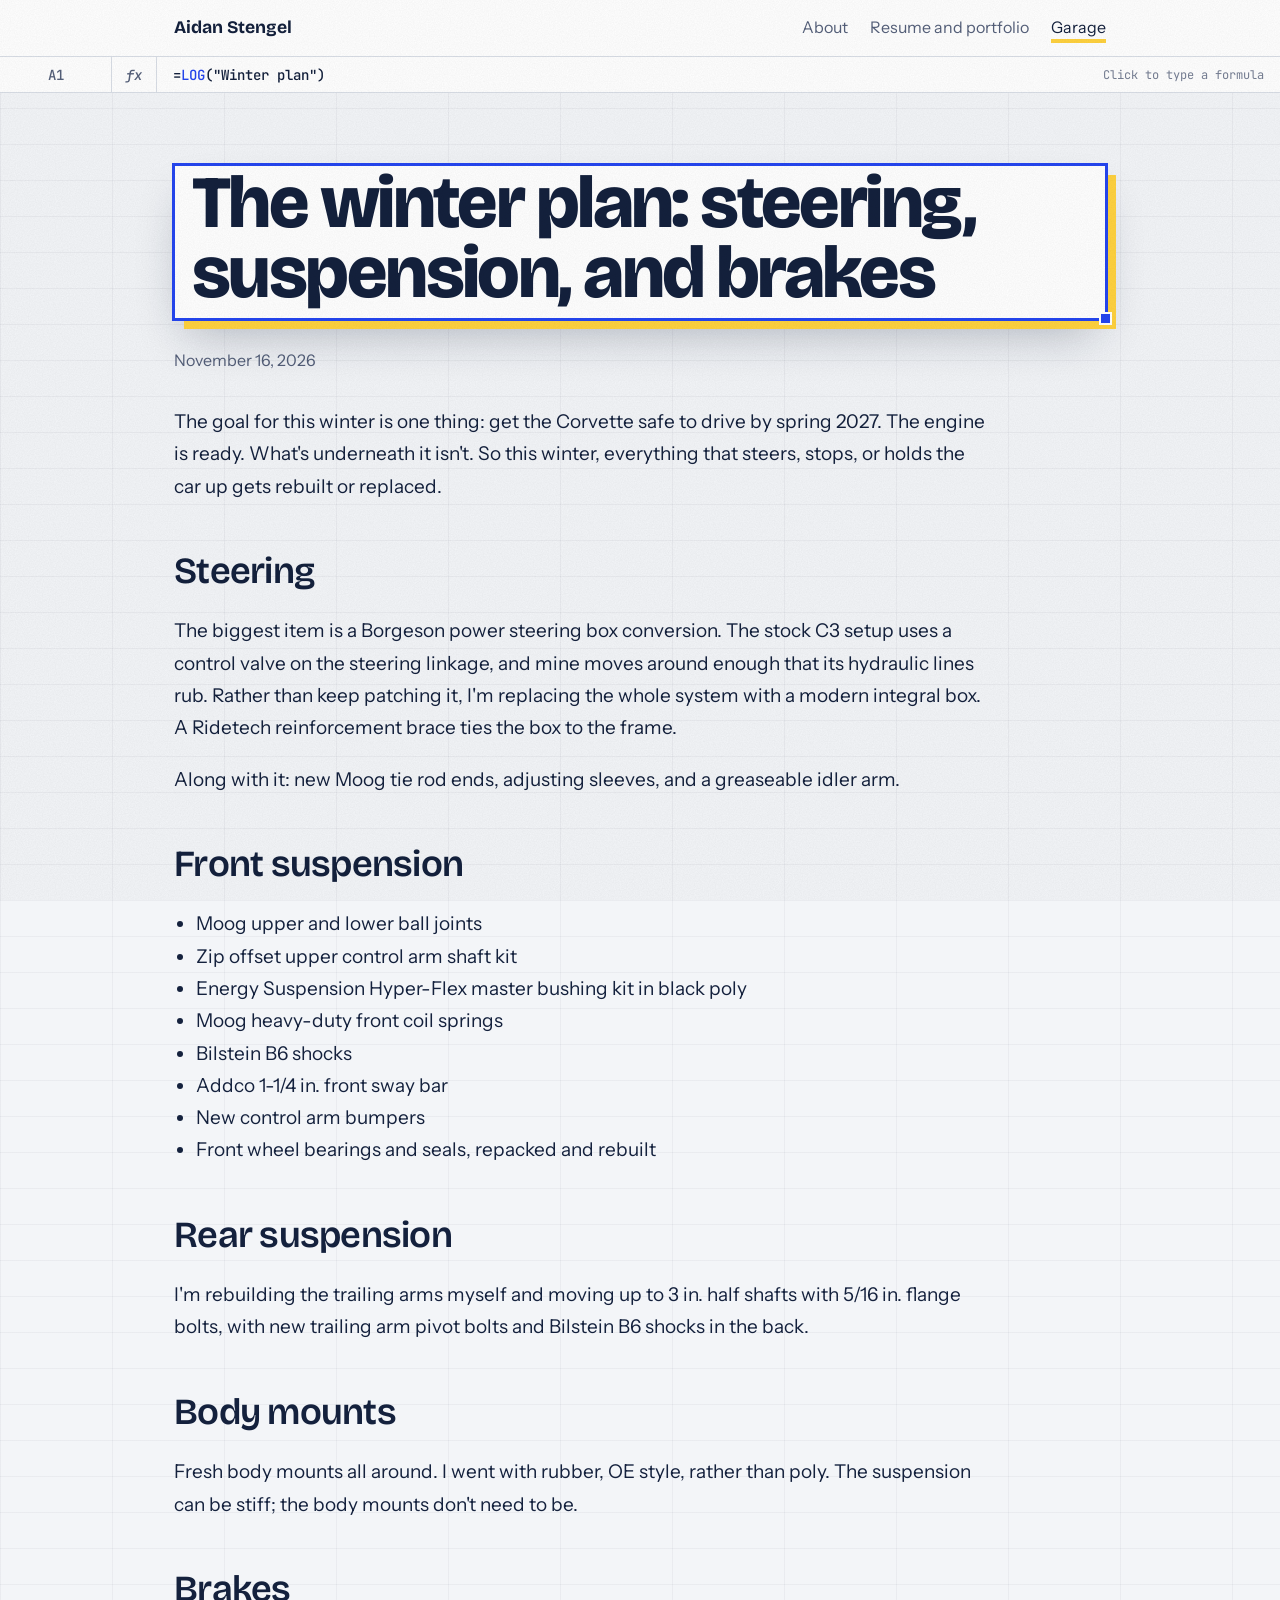
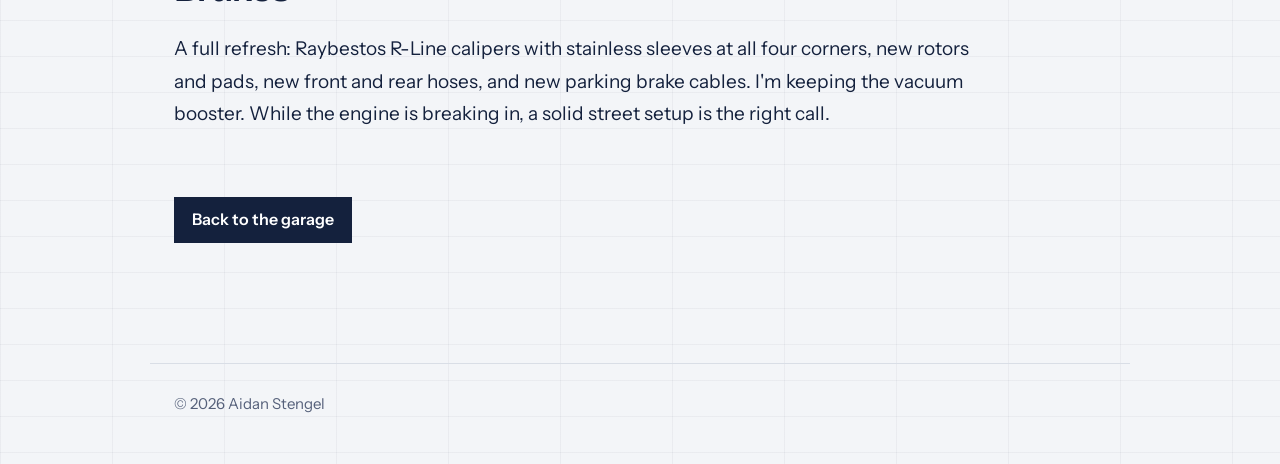
<file: garage/posts/winter-2026-plan/index.html>
<!DOCTYPE html>
<html lang="en">
<head>
  <meta charset="utf-8">
  <meta name="viewport" content="width=device-width, initial-scale=1">
  <title>The winter plan: steering, suspension, and brakes · Aidan Stengel</title>
  <meta name="description" content="The winter 2026-27 plan for Aidan Stengel's 1981 Corvette: Borgeson steering box, suspension rebuild, and brake refresh.">
  <link rel="icon" href="/favicon.ico" sizes="48x48">
  <link rel="icon" href="/assets/img/favicon.svg" type="image/svg+xml">
  <link rel="icon" href="/assets/img/favicon-96.png" type="image/png" sizes="96x96">
  <link rel="apple-touch-icon" href="/assets/img/apple-touch-icon.png">
  <meta property="og:type" content="website">
  <meta property="og:site_name" content="Aidan Stengel">
  <meta property="og:title" content="The winter plan: steering, suspension, and brakes · Aidan Stengel">
  <meta property="og:description" content="Everything under the Corvette gets rebuilt so it can be driven safely by spring.">
  <meta property="og:url" content="https://aidanstengel.com/garage/posts/winter-2026-plan/">
  <meta property="og:image" content="https://aidanstengel.com/garage/img/vette-driveway-wide.jpg">
  <meta name="twitter:card" content="summary_large_image">
  <link rel="canonical" href="https://aidanstengel.com/garage/posts/winter-2026-plan/">
  <link rel="preconnect" href="https://fonts.googleapis.com">
  <link rel="preconnect" href="https://fonts.gstatic.com" crossorigin>
  <link href="https://fonts.googleapis.com/css2?family=Bricolage+Grotesque:opsz,wght@12..96,400;12..96,600;12..96,800&family=Instrument+Sans:wght@400;500;600&family=JetBrains+Mono:wght@400;500&display=swap" rel="stylesheet">
  <link rel="stylesheet" href="/assets/site.css">
</head>
<body>

<header class="topbar">
  <div class="in">
    <a class="home" href="/">Aidan Stengel</a>
    <nav aria-label="Site">
      <a href="/about/">About</a>
      <a href="/resume/">Resume<span class="long"> and portfolio</span></a>
      <a href="/garage/" aria-current="page">Garage</a>
    </nav>
  </div>
</header>

<div class="sheetbar" aria-hidden="true"><div class="ref">A1</div><div class="fx">fx</div><div class="expr">=<span class="fn">LOG</span>("Winter plan")</div></div>

<div class="page-head">
  <h1>The winter plan: steering, suspension, and brakes</h1>
</div>

<main>
  <article class="article">
    <p class="byline"><time datetime="2026-11-16">November 16, 2026</time></p>

    <p>The goal for this winter is one thing: get the Corvette safe to drive by spring 2027. The engine is ready. What's underneath it isn't. So this winter, everything that steers, stops, or holds the car up gets rebuilt or replaced.</p>

    <h2>Steering</h2>
    <p>The biggest item is a Borgeson power steering box conversion. The stock C3 setup uses a control valve on the steering linkage, and mine moves around enough that its hydraulic lines rub. Rather than keep patching it, I'm replacing the whole system with a modern integral box. A Ridetech reinforcement brace ties the box to the frame.</p>
    <p>Along with it: new Moog tie rod ends, adjusting sleeves, and a greaseable idler arm.</p>

    <h2>Front suspension</h2>
    <ul>
      <li>Moog upper and lower ball joints</li>
      <li>Zip offset upper control arm shaft kit</li>
      <li>Energy Suspension Hyper-Flex master bushing kit in black poly</li>
      <li>Moog heavy-duty front coil springs</li>
      <li>Bilstein B6 shocks</li>
      <li>Addco 1-1/4 in. front sway bar</li>
      <li>New control arm bumpers</li>
      <li>Front wheel bearings and seals, repacked and rebuilt</li>
    </ul>

    <h2>Rear suspension</h2>
    <p>I'm rebuilding the trailing arms myself and moving up to 3 in. half shafts with 5/16 in. flange bolts, with new trailing arm pivot bolts and Bilstein B6 shocks in the back.</p>

    <h2>Body mounts</h2>
    <p>Fresh body mounts all around. I went with rubber, OE style, rather than poly. The suspension can be stiff; the body mounts don't need to be.</p>

    <h2>Brakes</h2>
    <p>A full refresh: Raybestos R-Line calipers with stainless sleeves at all four corners, new rotors and pads, new front and rear hoses, and new parking brake cables. I'm keeping the vacuum booster. While the engine is breaking in, a solid street setup is the right call.</p>

    <a class="backlink" href="/garage/">Back to the garage</a>
  </article>
</main>

<footer>
  <span>© <span id="yr"></span> Aidan Stengel</span>
</footer>
<script>document.getElementById('yr').textContent = new Date().getFullYear();</script>
<script src="/assets/cmdbar.js" defer></script>
</body>
</html>
</file>
<file: assets/site.css>
/* Shared styles for aidanstengel.com */
:root {
  --paper: #F3F5F8;
  --grid: #D9DEE6;
  --ink: #14213D;
  --soft: #55607A;
  --cobalt: #2546F0;
  --select: #FFD23F;
  --display: "Bricolage Grotesque", system-ui, sans-serif;
  --body: "Instrument Sans", system-ui, sans-serif;
  --mono: "JetBrains Mono", ui-monospace, Menlo, monospace;
}
* { box-sizing: border-box; }
html { -webkit-text-size-adjust: 100%; }
body {
  margin: 0; background: var(--paper); color: var(--ink);
  font: 400 18px/1.6 var(--body);
}
/* any link not styled elsewhere: ink with a yellow underline, never default blue */
a { color: var(--ink); text-decoration-color: var(--select); text-decoration-thickness: 3px; text-underline-offset: 4px; }
:focus-visible { outline: 3px solid var(--cobalt); outline-offset: 3px; }

/* Top bar used on inner pages */
.topbar {
  background: #fff; border-bottom: 1px solid var(--grid);
}
.topbar .in {
  max-width: 980px; margin: 0 auto; padding: 0 24px; height: 56px;
  display: flex; align-items: center; justify-content: space-between; gap: 16px;
}
.topbar .home { font: 700 1.1rem/1 var(--display); color: var(--ink); text-decoration: none; }
.topbar nav { display: flex; gap: 22px; }
.topbar nav a { color: var(--soft); text-decoration: none; font-size: 16px; }
.topbar nav a:hover, .topbar nav a[aria-current="page"] { color: var(--ink); }
.topbar nav a[aria-current="page"] { text-decoration: underline; text-decoration-color: var(--select); text-decoration-thickness: 4px; text-underline-offset: 6px; }

main { max-width: 980px; margin: 0 auto; padding: 0 24px; }
section { padding: 72px 0 0; }
h2 {
  font: 600 clamp(1.7rem, 3.4vw, 2.3rem)/1.1 var(--display);
  letter-spacing: -0.02em; margin: 0 0 24px;
}
.prose p { max-width: 62ch; margin: 0 0 18px; }

/* Row lists (table-like) */
.rows-list { border-top: 2px solid var(--ink); }
.row {
  display: grid; grid-template-columns: minmax(200px, 1fr) 2fr; gap: 24px;
  padding: 24px 0; border-bottom: 1px solid var(--grid);
}
.row h3 { font: 600 1.15rem/1.3 var(--display); margin: 0; }
.row p { margin: 0; color: var(--soft); max-width: 58ch; }
.row .meta { color: var(--soft); font-size: 15px; margin-top: 4px; }

.chips { display: flex; flex-wrap: wrap; gap: 10px 12px; list-style: none; padding: 0; margin: 0; }
.chips li { padding: 7px 14px; background: #fff; border: 1px solid var(--grid); font-size: 16px; }

.page-head { max-width: 980px; margin: 0 auto; padding: 72px 24px 0; }
.page-head h1 {
  font: 800 clamp(2.6rem, 7vw, 4.6rem)/0.95 var(--display);
  letter-spacing: -0.035em; margin: 0 0 16px;
}
.page-head p { color: var(--soft); margin: 0; max-width: 60ch; font-size: 1.15rem; }

footer {
  max-width: 980px; margin: 120px auto 0; padding: 28px 24px 48px;
  border-top: 1px solid var(--grid); color: var(--soft); font-size: 15px;
  display: flex; justify-content: space-between; flex-wrap: wrap; gap: 12px;
}
footer a { color: var(--soft); }

@media (max-width: 700px) {
  .row { grid-template-columns: 1fr; gap: 6px; }
  .topbar nav { gap: 16px; }
}

/* ---------- Garage / blog ---------- */
.spec { width: 100%; border-collapse: collapse; border-top: 2px solid var(--ink); font-size: 16px; }
.spec th, .spec td { text-align: left; vertical-align: top; padding: 12px 14px 12px 0; border-bottom: 1px solid var(--grid); }
.spec th { width: 32%; font: 600 15px/1.4 var(--body); color: var(--soft); }
.spec td { color: var(--ink); }

.stages { list-style: none; padding: 0; margin: 0; border-top: 2px solid var(--ink); counter-reset: st; }
.stages li { counter-increment: st; display: grid; grid-template-columns: 56px 1fr; gap: 16px; padding: 18px 0; border-bottom: 1px solid var(--grid); }
.stages li::before { content: counter(st); font: 800 2rem/1 var(--display); color: var(--cobalt); }
.stages li.now::before { background: var(--select); color: var(--ink); width: 44px; height: 44px; display: grid; place-items: center; }
.stages h3 { margin: 0 0 4px; font: 600 1.15rem/1.3 var(--display); }
.stages p { margin: 0; color: var(--soft); max-width: 62ch; }

.posts { list-style: none; padding: 0; margin: 0; border-top: 2px solid var(--ink); }
.posts li a { display: grid; grid-template-columns: 140px 1fr; gap: 20px; padding: 20px 0; border-bottom: 1px solid var(--grid); color: var(--ink); text-decoration: none; }
.posts time { color: var(--soft); font-size: 15px; padding-top: 3px; }
.posts h3 { margin: 0 0 4px; font: 600 1.25rem/1.25 var(--display); }
.posts p { margin: 0; color: var(--soft); }
.posts li a:hover h3 { text-decoration: underline; text-decoration-color: var(--cobalt); text-underline-offset: 4px; }

.article { max-width: 68ch; }
.article p, .article li { font-size: 19px; line-height: 1.7; }
.article h2 { margin-top: 48px; }
.article ul { padding-left: 22px; }
.article .byline { color: var(--soft); font-size: 16px; margin: 0 0 32px; }
.backlink {
  display: inline-block; margin-top: 48px; padding: 10px 18px; background: var(--ink); color: #fff;
  text-decoration: none; font-weight: 600; font-size: 16px; transition: transform .15s, box-shadow .15s;
}
.backlink:hover, .backlink:focus-visible { transform: translate(-2px, -2px); box-shadow: 4px 4px 0 var(--select); }

@media (max-width: 700px) {
  .posts li a { grid-template-columns: 1fr; gap: 4px; }
  .spec th { width: 40%; }
}

/* Photos */
.hero-photo { max-width: 980px; margin: 40px auto 0; padding: 0 24px; }
.hero-photo img { display: block; width: 100%; height: auto; max-height: 560px; object-fit: cover; border: 1px solid var(--grid); }
figure { margin: 32px 0; }
figure img { display: block; width: 100%; height: auto; border: 1px solid var(--grid); }
figcaption { color: var(--soft); font-size: 15px; margin-top: 8px; }
.gallery { display: grid; grid-template-columns: repeat(auto-fill, minmax(260px, 1fr)); gap: 16px; }
.gallery figure { margin: 0; }
.gallery img { aspect-ratio: 4 / 3; object-fit: cover; }
.thumb { width: 100%; max-width: 240px; height: auto; aspect-ratio: 4 / 3; object-fit: cover; border: 1px solid var(--grid); display: block; margin-top: 12px; }

/* Dyno chart */
.dyno { position: relative; margin: 32px 0; background: #fff; border: 1px solid var(--grid); padding: 18px 18px 14px; }
.dyno svg { display: block; width: 100%; height: auto; font-family: var(--body); }
.dyno .gl { stroke: var(--grid); stroke-width: 1; }
.dyno .base { stroke: var(--soft); stroke-width: 1; }
.dyno .ax { fill: var(--soft); font-size: 13px; }
.dyno .pk { fill: var(--ink); font-size: 14px; font-weight: 600; }
.dyno .lb { fill: var(--ink); font-size: 14px; }
.dyno .xh { stroke: var(--soft); stroke-width: 1; stroke-dasharray: 3 3; }
.dyno-legend { display: flex; gap: 20px; font-size: 15px; color: var(--ink); margin-bottom: 6px; }
.dyno-legend i { display: inline-block; width: 18px; height: 3px; vertical-align: middle; margin-right: 8px; border-radius: 2px; }
.dyno-tip { position: absolute; pointer-events: none; background: var(--ink); color: #fff; font-size: 14px; line-height: 1.45; padding: 8px 12px; min-width: 150px; }
.dyno figcaption { margin-top: 6px; }
.dyno-table { margin-top: 10px; font-size: 15px; }
.dyno-table summary { cursor: pointer; color: var(--cobalt); }
.dyno-table .spec { margin-top: 10px; font-size: 15px; }
.dyno-table .spec th { width: auto; }
.dyno-scroll { overflow-x: auto; }
@media (max-width: 700px) { .dyno-scroll svg { min-width: 620px; } .dyno { padding: 14px 12px 12px; } }

@media (max-width: 520px) { .topbar .long { display: none; } .topbar nav { gap: 16px; } }

/* Faint film grain over every page, so nothing reads as flat color */
body::after {
      content: ""; position: fixed; inset: 0; z-index: 60; pointer-events: none; opacity: .045;
      background-image: url("data:image/svg+xml,%3Csvg xmlns='http://www.w3.org/2000/svg' width='220' height='220'%3E%3Cfilter id='n'%3E%3CfeTurbulence type='fractalNoise' baseFrequency='.85' numOctaves='3' stitchTiles='stitch'/%3E%3CfeColorMatrix values='0 0 0 0 0 0 0 0 0 0 0 0 0 0 0 0 0 0 1.1 0'/%3E%3C/filter%3E%3Crect width='100%25' height='100%25' filter='url(%23n)'/%3E%3C/svg%3E");
    }
@media print { body::after { display: none; } }

/* ---------- Sheet look on every page ---------- */
body {
  background-image:
    linear-gradient(to right, rgba(20,33,61,.045) 1px, transparent 1px),
    linear-gradient(to bottom, rgba(20,33,61,.045) 1px, transparent 1px);
  background-size: 112px 36px;
}
.sheetbar {
  display: flex; height: 36px; background: #fff; border-bottom: 1px solid var(--grid);
  font: 500 14px/1 var(--mono); position: relative; z-index: 2;
}
.sheetbar .ref { width: 112px; flex: none; display: grid; place-items: center; border-right: 1px solid var(--grid); color: var(--soft); }
.sheetbar .fx { padding: 0 14px; display: grid; place-items: center; border-right: 1px solid var(--grid); color: var(--soft); font-style: italic; }
.sheetbar .expr { padding: 0 16px; display: flex; align-items: center; white-space: nowrap; overflow: hidden; color: var(--ink); }
.sheetbar .fn { color: var(--cobalt); }
/* page titles sit in a selected cell, like the name on the home page */
.page-head h1 {
  display: inline-block; background: #fff; padding: 4px 18px 10px;
  outline: 3px solid var(--cobalt); outline-offset: -1px;
  box-shadow: 10px 10px 0 var(--select), 0 24px 48px -12px rgba(20,33,61,.3);
  margin-bottom: 28px; position: relative;
}
.page-head h1::after { content: ""; position: absolute; right: -6px; bottom: -6px; width: 9px; height: 9px; background: var(--cobalt); border: 2px solid #fff; }
@media (max-width: 700px) { .sheetbar .ref { width: 64px; } .sheetbar { font-size: 12.5px; } }
@media print { .sheetbar { display: none; } body { background-image: none; } .page-head h1 { outline: none; box-shadow: none; padding: 0; background: none; } .page-head h1::after { display: none; } }

/* ---------- Case studies ---------- */
.cs-meta { width: 100%; border-collapse: collapse; table-layout: fixed; background: #fff; box-shadow: 0 0 0 1px var(--grid); margin-top: 8px; }
.cs-meta th { font: 500 13px/1.3 var(--body); color: var(--soft); text-align: left; padding: 9px 12px; background: #E8ECF2; border: 1px solid var(--grid); }
.cs-meta td { padding: 12px; border: 1px solid var(--grid); font-size: 16px; vertical-align: top; }
.cs h2 { margin-top: 0; }
.cs .prose p, .cs .prose li { max-width: 66ch; }
.cs .prose ul { padding-left: 22px; }
.versions { list-style: none; padding: 0; margin: 0; display: grid; grid-template-columns: repeat(auto-fit, minmax(240px, 1fr)); gap: 0; box-shadow: 0 0 0 1px var(--grid); background: #fff; }
.versions li { padding: 18px 18px 20px; border: 1px solid var(--grid); }
.versions b { display: block; font: 800 1.6rem/1 var(--display); color: var(--cobalt); margin-bottom: 6px; }
.versions h3 { margin: 0 0 6px; font: 600 1.1rem/1.3 var(--display); }
.versions p { margin: 0; color: var(--soft); font-size: 16px; }
.versions li.now { box-shadow: inset 0 0 0 3px var(--cobalt); }
.todo { background: #FFF3C4; box-shadow: inset 0 -2px 0 var(--select); padding: 0 4px; font-style: normal; color: #6B4E00; }
.cs-next { margin-top: 56px; padding-top: 24px; border-top: 1px solid var(--grid); color: var(--soft); }
@media (max-width: 700px) {
  .cs-meta, .cs-meta tbody, .cs-meta tr { display: block; }
  .cs-meta thead { display: none; }
  .cs-meta td { display: block; border-top: 0; }
  .cs-meta td::before { content: attr(data-label); display: block; font: 500 12px/1.3 var(--body); color: var(--soft); margin-bottom: 4px; }
}
@media print { .todo { background: none; box-shadow: none; } }

/* ---------- Text links: ink with a yellow cell-highlight underline ---------- */
:is(p, li, td, figcaption, summary) > a:not([class]):not(.posts a):not(.item > a) {
  color: var(--ink);
  font-weight: 600;
  text-decoration: none;
  background-image: linear-gradient(var(--select), var(--select));
  background-repeat: no-repeat;
  background-position: 0 100%;
  background-size: 100% 0.32em;
  padding: 0 0.12em;
  margin: 0 -0.12em;
  transition: background-size .18s ease;
}
:is(p, li, td, figcaption, summary) > a:not([class]):not(.posts a):not(.item > a):hover,
:is(p, li, td, figcaption, summary) > a:not([class]):not(.posts a):not(.item > a):focus-visible {
  background-size: 100% 100%;
}
@media print {
  :is(p, li, td, figcaption, summary) > a { background: none !important; font-weight: inherit; }
}

/* ---------- Command bar (the formula bar works) ---------- */
.cmd-ready { position: relative; cursor: text; z-index: 30; }
.cmd-ready:focus-visible { outline: 3px solid var(--cobalt); outline-offset: -3px; }
.cmd-hint { margin-left: auto; padding: 0 16px; display: flex; align-items: center; font: 400 12px/1 var(--mono); color: var(--soft); white-space: nowrap; opacity: .8; }
.cmd-ready:hover .cmd-hint { color: var(--cobalt); opacity: 1; }
.cmd-open .cmd-hint { display: none; }
.cmd-open { box-shadow: inset 0 -2px 0 var(--cobalt); }
.cmd-input { width: 100%; min-width: 16ch; border: 0; outline: 0; background: transparent; font: inherit; color: var(--ink); padding: 0; }
.cmd-pop {
  position: absolute; top: 100%; left: 0; width: min(620px, 100%); z-index: 40;
  background: #fff; box-shadow: 0 0 0 1px var(--grid), 0 18px 40px -12px rgba(20,33,61,.35);
}
.cmd-list { list-style: none; margin: 0; padding: 4px 0; max-height: 60vh; overflow: auto; }
.cmd-list li { display: flex; gap: 14px; align-items: baseline; padding: 8px 14px; cursor: pointer; }
.cmd-list li code { font: 500 14px/1.3 var(--mono); color: var(--cobalt); white-space: nowrap; }
.cmd-list li span { font: 400 14px/1.3 var(--body); color: var(--soft); }
.cmd-list li:hover, .cmd-list li.on { background: #FFF3C4; }
.cmd-msg { font: 500 13px/1.4 var(--mono); color: var(--soft); padding: 0 14px; }
.cmd-msg:not(:empty) { padding: 8px 14px 10px; border-top: 1px solid var(--grid); }
.cmd-msg.err { color: #B42318; }
.cmd-msg.ok { color: #1a7f37; }
@media (max-width: 700px) { .cmd-hint { display: none; } .cmd-list li { flex-direction: column; gap: 2px; } }
@media print { .cmd-hint, .cmd-pop { display: none !important; } }

/* ---------- Diagrams ---------- */
.diagram { margin: 8px 0 0; }
.diagram-scroll { overflow-x: auto; box-shadow: 0 0 0 1px var(--grid); background: #F8F9FB; }
.diagram svg { display: block; width: 100%; height: auto; min-width: 640px; font-family: var(--body); }
.diagram .t { font: 600 16px var(--display); fill: #14213D; }
.diagram .s { font: 400 13.5px var(--body); fill: #55607A; }
.diagram .l { font: 500 12.5px var(--mono); fill: #2546F0; }
.diagram .a { stroke: #14213D; stroke-width: 1.6; }
.diagram figcaption { margin-top: 8px; }

/* ---------- Interaction motion: only in response to a click, tap, or keypress ---------- */
:root { --ease-out: cubic-bezier(.22, 1, .36, 1); --ease-in: cubic-bezier(.55, 0, 1, .45); }

/* Command bar dropdown: grows out of the bar (enter 180ms, exit ~20% shorter) */
.cmd-pop { transform-origin: 0 0; animation: pop-in 180ms var(--ease-out) both; }
.cmd-pop.closing { animation: pop-out 140ms var(--ease-in) both; }
@keyframes pop-in { from { opacity: 0; transform: scale(.95) translateY(-4px); } to { opacity: 1; transform: none; } }
@keyframes pop-out { from { opacity: 1; transform: none; } to { opacity: 0; transform: scale(.95) translateY(-4px); } }
/* rows settle in one after another, 30ms apart */
.cmd-list li { animation: row-in 200ms var(--ease-out) both; animation-delay: calc(var(--i, 0) * 30ms); }
@keyframes row-in { from { opacity: 0; transform: translateY(-3px); } to { opacity: 1; transform: none; } }
/* success pulse */
.cmd-msg.ok, .cmd-msg.err { animation: pulse 420ms var(--ease-out); }
@keyframes pulse { 0% { background: #FFE88A; } 100% { background: transparent; } }

/* Press feedback: scale to 0.97 while held */
.btn, .backlink, .work-item, .cmd-list li { transition-property: transform, box-shadow, background-color; transition-duration: 160ms; transition-timing-function: var(--ease-out); }
.btn:active, .backlink:active { transform: scale(.97) !important; box-shadow: none !important; transition-duration: 80ms; }
.work-item:active { transform: scale(.985) !important; transition-duration: 80ms; }

@media (prefers-reduced-motion: reduce) {
  .cmd-pop, .cmd-pop.closing, .cmd-list li, .cmd-msg.ok, .cmd-msg.err { animation: none !important; }
  .btn:active, .backlink:active, .work-item:active { transform: none !important; }
}
</file>
